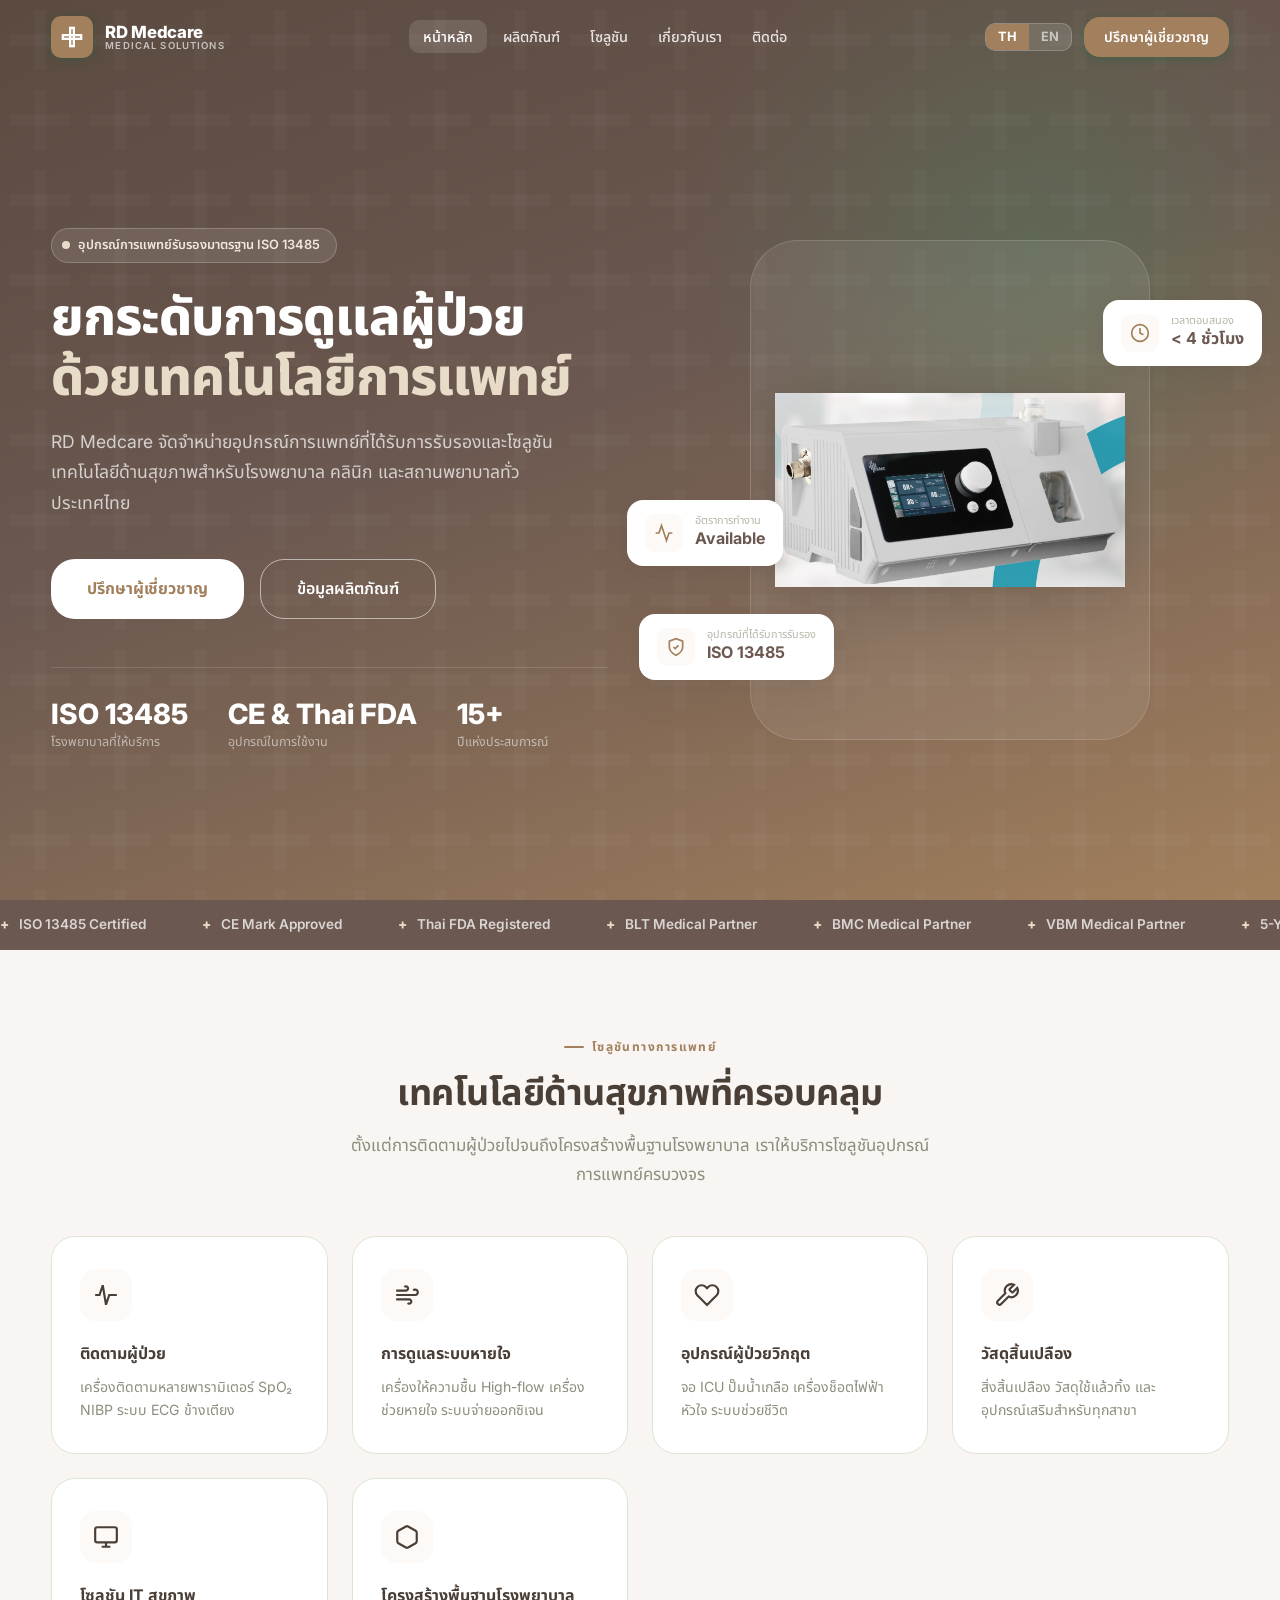
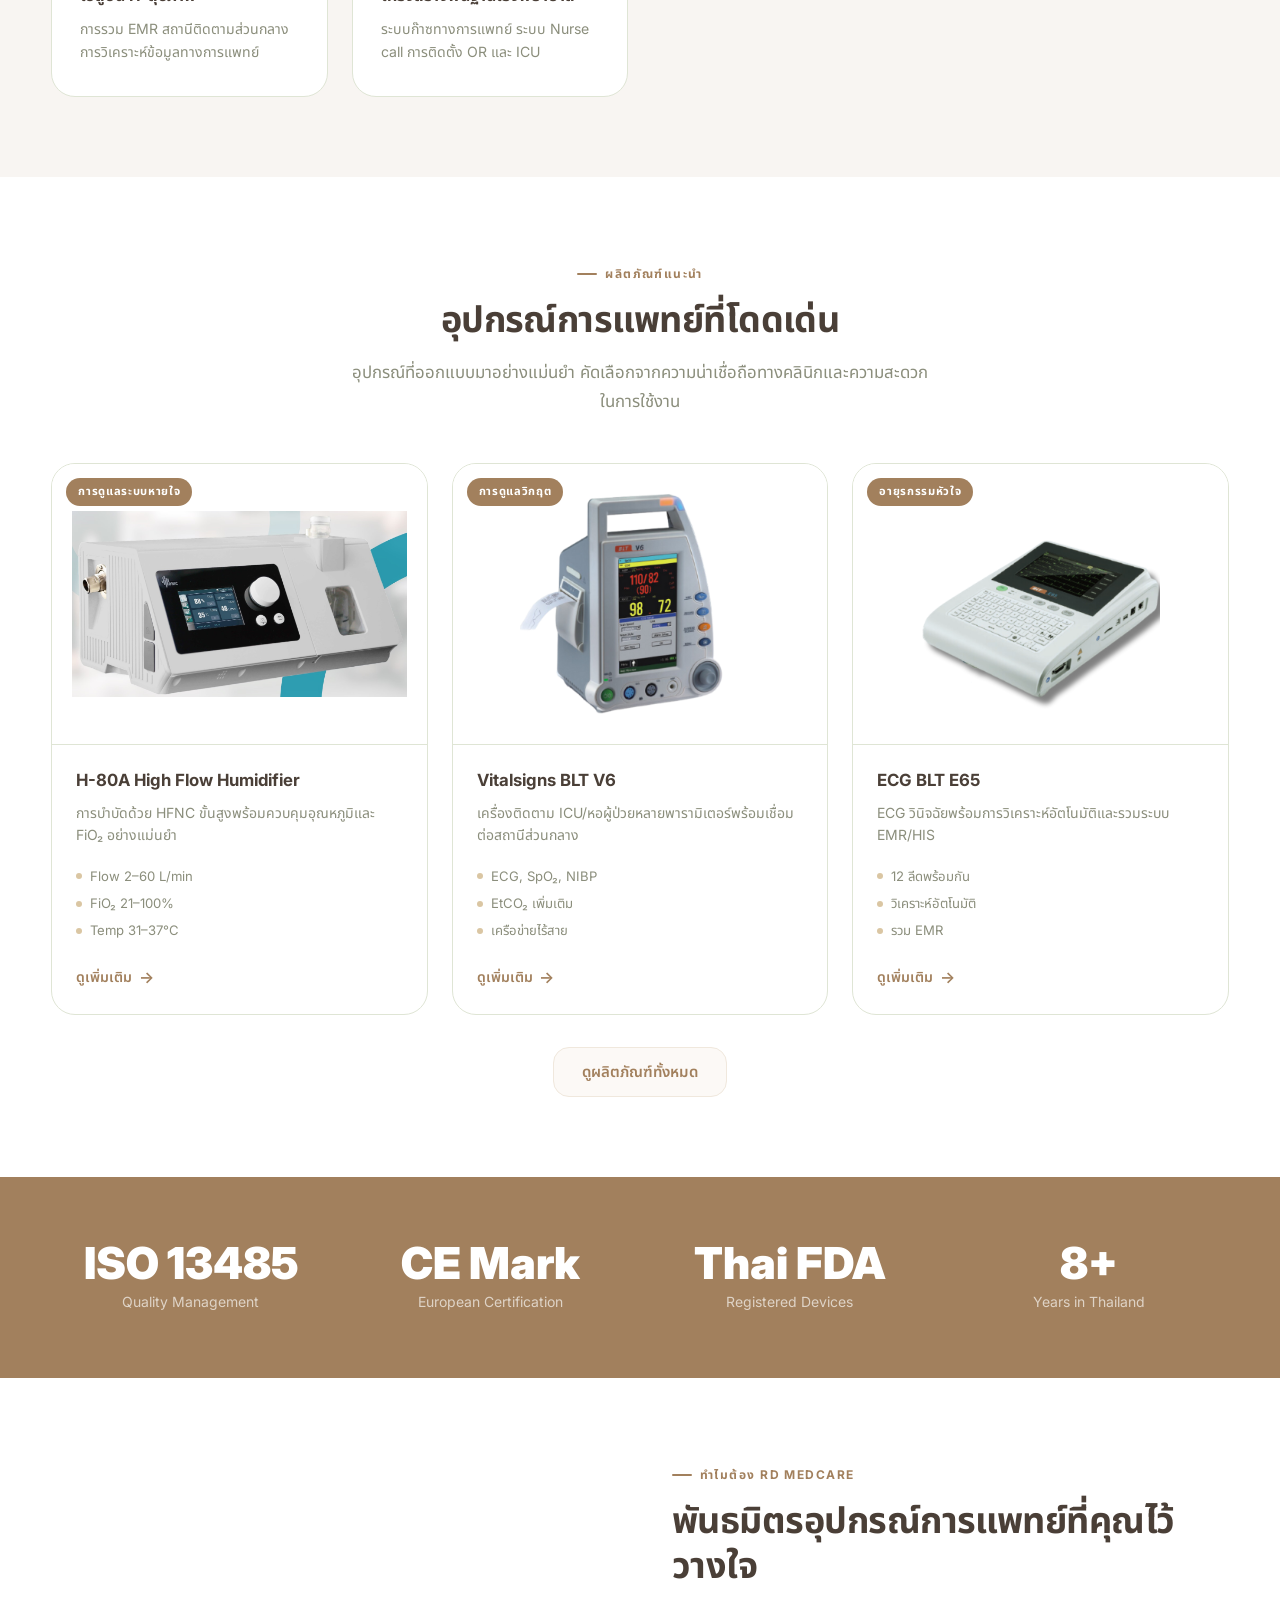
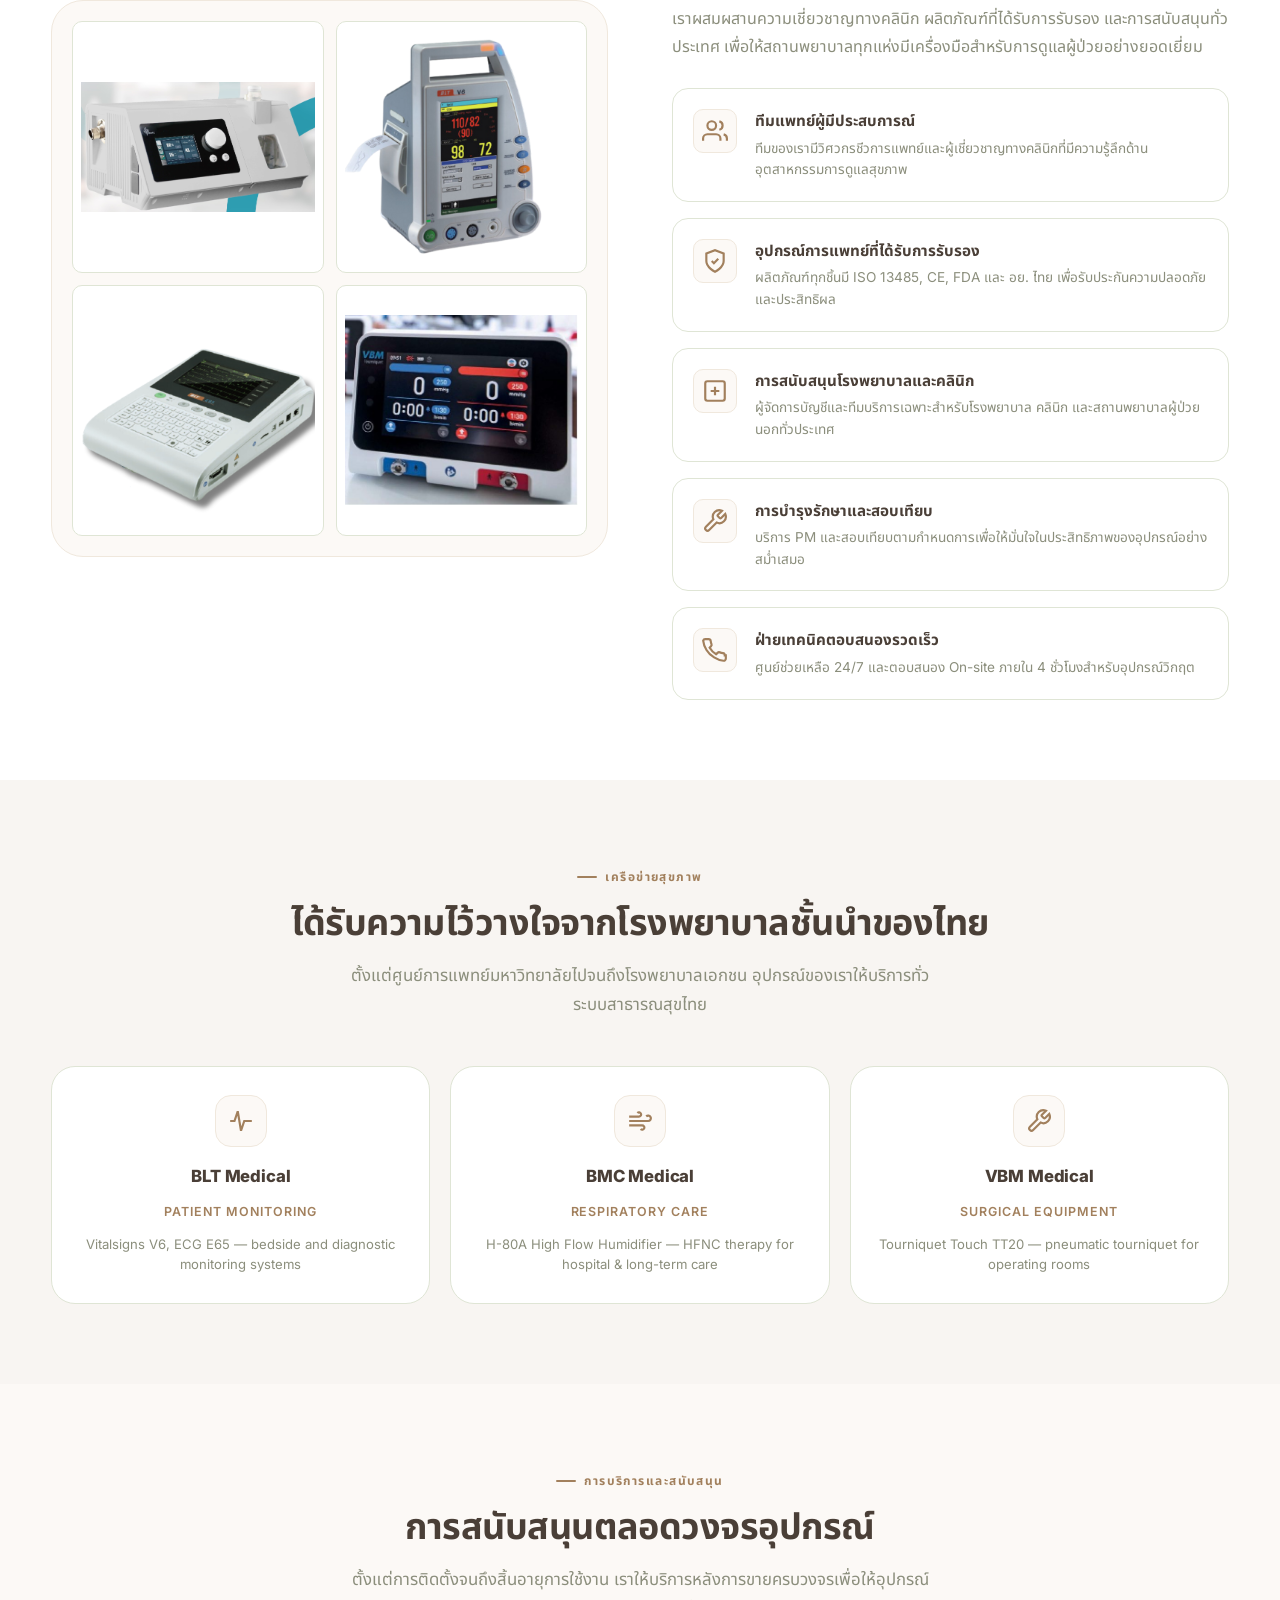
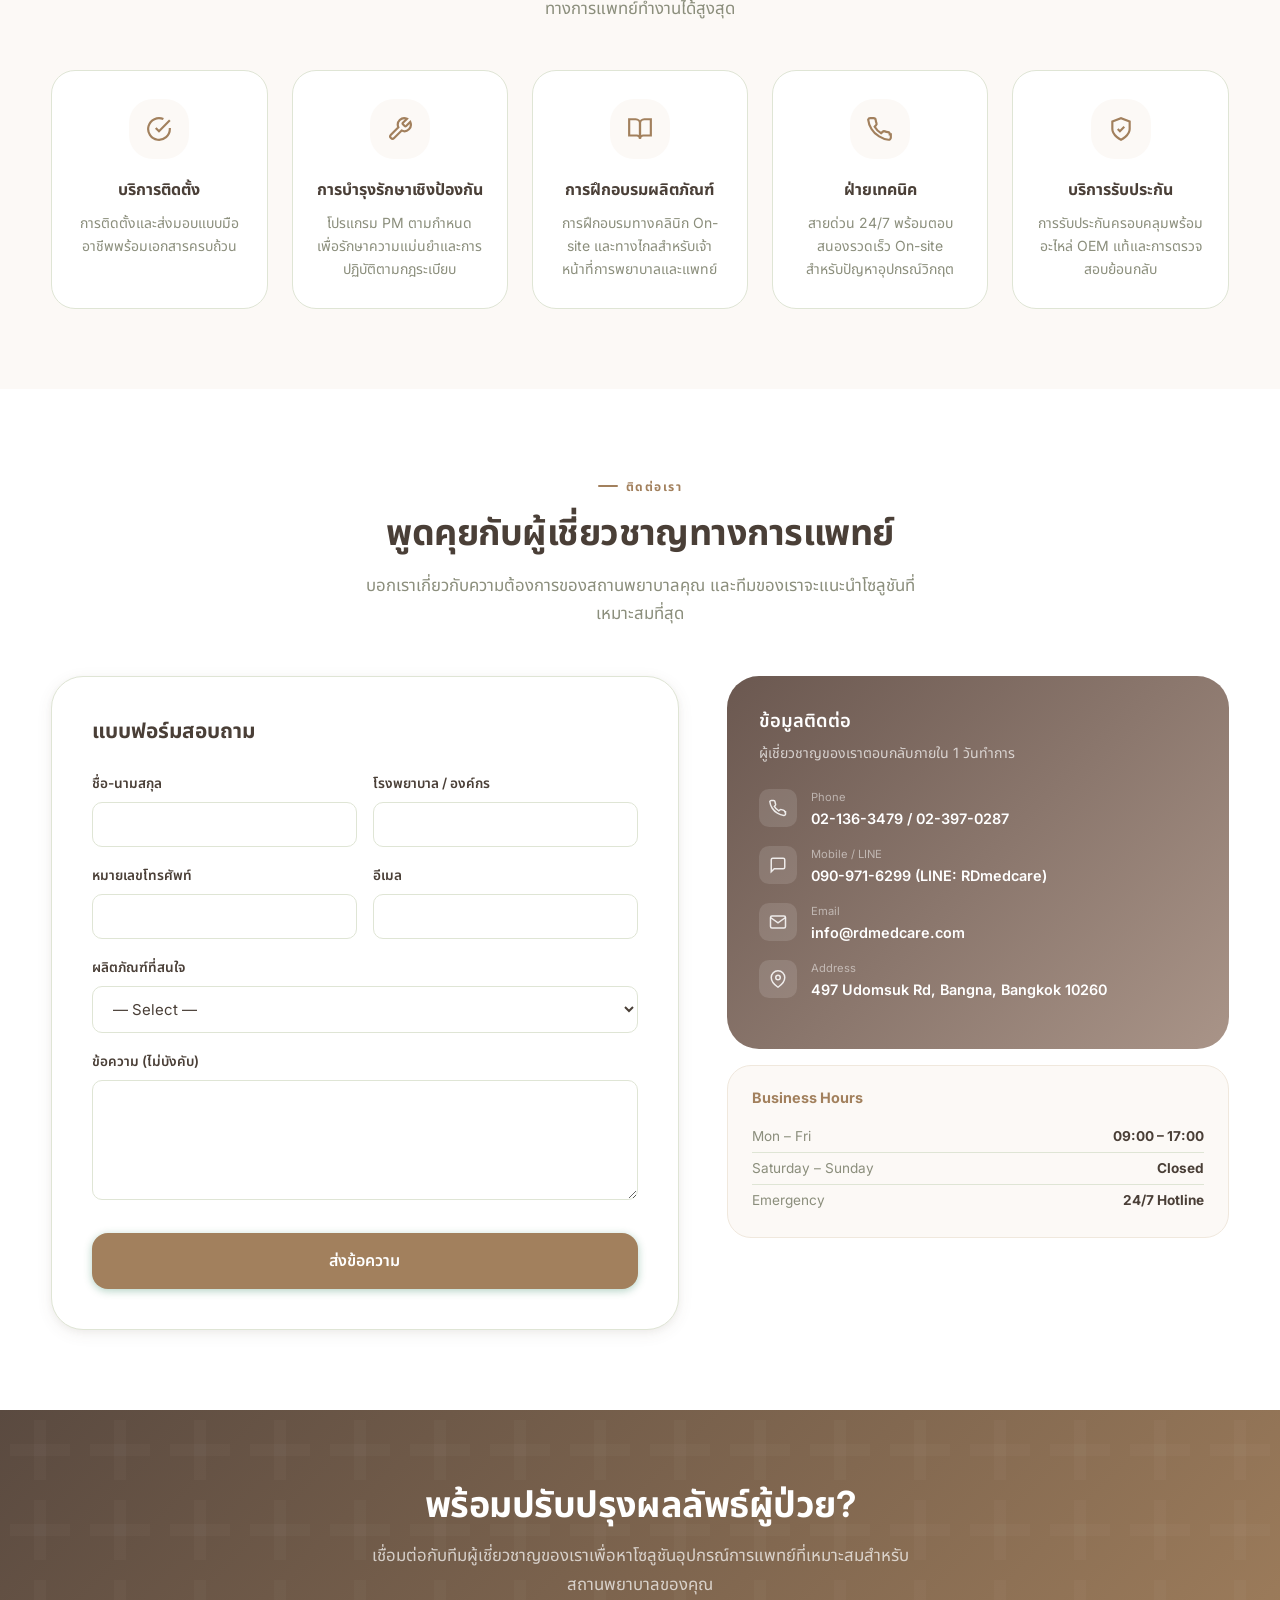
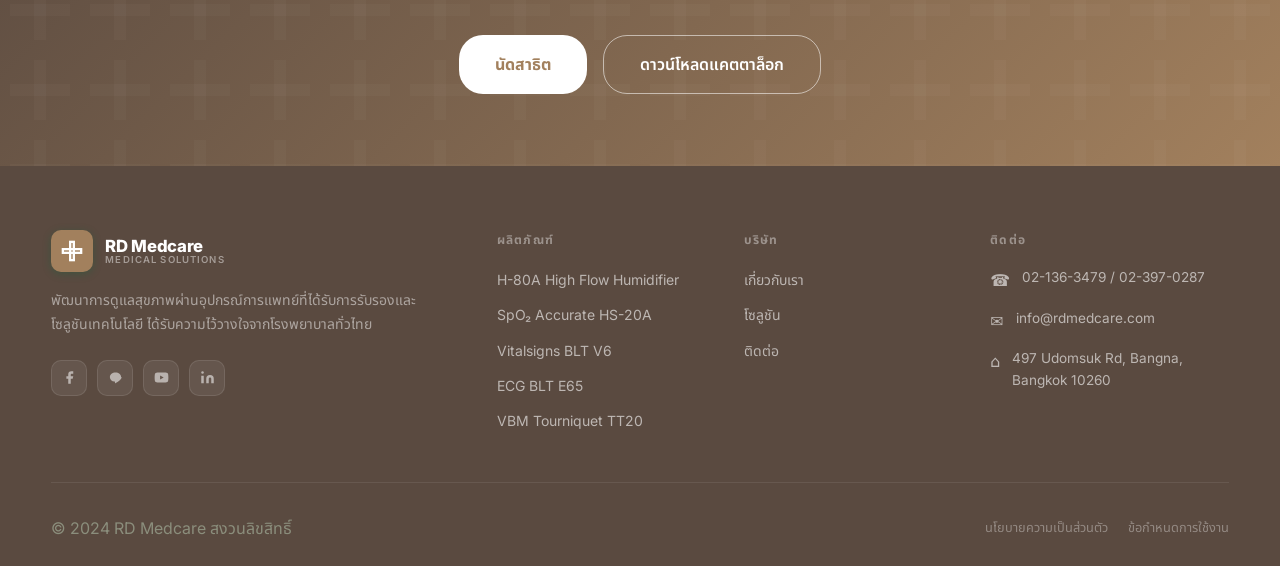
<file: index.html>
<!DOCTYPE html>
<html lang="th">
<head>
  <meta charset="UTF-8" />
  <meta name="viewport" content="width=device-width, initial-scale=1.0" />
  <title>RD Medcare – อุปกรณ์การแพทย์ไทย | Medical Equipment Thailand</title>
  <meta name="description" content="RD Medcare จำหน่ายอุปกรณ์การแพทย์ที่ได้รับการรับรอง H-80A High Flow Humidifier, ECG BLT E65, SpO2 HS-20A, Tourniquet TT20, Vitalsigns BLT V6 สำหรับโรงพยาบาลทั่วไทย" />
  <meta name="keywords" content="medical equipment Thailand, อุปกรณ์การแพทย์, high flow humidifier, patient monitor, ECG, tourniquet, RD Medcare, BLT Medical, BMC Medical, VBM" />
  <meta name="robots" content="index, follow" />
  <link rel="canonical" href="https://rdmedcare-new.netlify.app/" />
  <meta property="og:type"        content="website" />
  <meta property="og:url"         content="https://rdmedcare-new.netlify.app/" />
  <meta property="og:title"       content="RD Medcare – Medical Equipment Thailand" />
  <meta property="og:description" content="Certified medical equipment and healthcare technology for hospitals across Thailand." />
  <meta property="og:image"       content="https://rdmedcare-new.netlify.app/assets/images/products/hfh-h80a-full.jpg" />
  <meta property="og:locale"      content="th_TH" />
  <meta name="twitter:card"       content="summary_large_image" />
  <link rel="preconnect" href="https://fonts.googleapis.com" />
  <link rel="preconnect" href="https://fonts.gstatic.com" crossorigin />
  <link href="https://fonts.googleapis.com/css2?family=Inter:wght@400;500;600;700;800;900&family=Noto+Sans+Thai:wght@400;500;600;700;800&display=swap" rel="stylesheet" />
  <link rel="stylesheet" href="assets/css/styles.css" />
  <link rel="icon" type="image/svg+xml" href="data:image/svg+xml,%3Csvg xmlns='http://www.w3.org/2000/svg' viewBox='0 0 100 100'%3E%3Crect width='100' height='100' rx='20' fill='%23006b3c'/%3E%3Crect x='40' y='15' width='20' height='70' fill='%23ffffff'/%3E%3Crect x='15' y='40' width='70' height='20' fill='%23ffffff'/%3E%3C/svg%3E" />
  <script type="application/ld+json">{"@context":"https://schema.org","@type":"MedicalOrganization","name":"RD Medcare","url":"https://rdmedcare-new.netlify.app","description":"Authorized medical equipment distributor in Thailand","address":{"@type":"PostalAddress","addressCountry":"TH"}}</script>
</head>
<body>

<!-- ══ NAVBAR ════════════════════════════════════════════════ -->
<nav class="navbar" id="navbar">
  <div class="container">
    <div class="nav-inner">
      <a href="index.html" class="nav-logo">
        <div class="nav-logo-mark">
          <svg viewBox="0 0 24 24"><rect x="10" y="2" width="4" height="20"/><rect x="2" y="10" width="20" height="4"/></svg>
        </div>
        <div class="nav-logo-text">
          <span class="nav-logo-name">RD Medcare</span>
          <span class="nav-logo-sub">Medical Solutions</span>
        </div>
      </a>
      <ul class="nav-links">
        <li><a href="index.html"    data-i18n="nav_home"     >Home</a></li>
        <li><a href="products.html" data-i18n="nav_products"  >Products</a></li>
        <li><a href="solutions.html"data-i18n="nav_solutions" >Solutions</a></li>
        <li><a href="about.html"    data-i18n="nav_about"     >About</a></li>
        <li><a href="contact.html"  data-i18n="nav_contact"   >Contact</a></li>
      </ul>
      <div class="nav-controls">
        <div class="lang-switcher">
          <button class="lang-btn" data-lang="th">TH</button>
          <button class="lang-btn" data-lang="en">EN</button>
        </div>
        <a href="contact.html" class="btn btn-primary btn-sm nav-cta" data-i18n="nav_cta">Contact Specialist</a>
        <button class="hamburger" id="hamburger" aria-label="Open menu">
          <span></span><span></span><span></span>
        </button>
      </div>
    </div>
  </div>
</nav>

<div class="mobile-menu" id="mobileMenu">
  <a href="index.html"    data-i18n="nav_home">Home</a>
  <a href="products.html" data-i18n="nav_products">Products</a>
  <a href="solutions.html"data-i18n="nav_solutions">Solutions</a>
  <a href="about.html"    data-i18n="nav_about">About</a>
  <a href="contact.html"  data-i18n="nav_contact">Contact</a>
  <div class="lang-switcher mt-3">
    <button class="lang-btn" data-lang="th">TH</button>
    <button class="lang-btn" data-lang="en">EN</button>
  </div>
</div>

<!-- ══ HERO ══════════════════════════════════════════════════ -->
<section class="hero" id="home">
  <div class="container">
    <div class="hero-inner">
      <!-- Text -->
      <div>
        <div class="hero-pill">
          <span class="hero-pill-dot"></span>
          <span data-i18n="hero_pill">ISO 13485 Certified Medical Equipment</span>
        </div>
        <h1 class="hero-title">
          <span data-i18n="hero_title1">Advancing Patient Care</span><br>
          <span class="hero-title-accent" data-i18n="hero_title2">Through Medical Technology</span>
        </h1>
        <p class="hero-desc" data-i18n="hero_desc">
          RD Medcare provides certified medical equipment and healthcare technology solutions for hospitals, clinics, and healthcare organisations across Thailand.
        </p>
        <div class="hero-ctas">
          <a href="contact.html" class="btn btn-white  btn-lg" data-i18n="hero_cta1">Contact Specialist</a>
          <a href="products.html"class="btn btn-outline btn-lg" data-i18n="hero_cta2">Product Information</a>
        </div>
        <div class="hero-metrics">
          <div>
            <div class="hero-metric-value">ISO 13485</div>
            <div class="hero-metric-label" data-i18n="hero_m1_lbl">Certified</div>
          </div>
          <div>
            <div class="hero-metric-value">CE &amp; Thai FDA</div>
            <div class="hero-metric-label" data-i18n="hero_m2_lbl">Approved</div>
          </div>
          <div>
            <div class="hero-metric-value" data-i18n="hero_m3_num">15+</div>
            <div class="hero-metric-label" data-i18n="hero_m3_lbl">Years in Thailand</div>
          </div>
        </div>
      </div>

      <!-- Visual -->
      <div class="hero-visual">
        <div class="hero-img-frame">
          <img src="assets/images/products/hfh-h80a-full.jpg" alt="H-80A High Flow Humidifier – RD Medcare" />
        </div>
        <div class="hero-stat-card stat-card-a">
          <div class="stat-card-icon">
            <svg viewBox="0 0 24 24" fill="none" stroke="var(--primary)" stroke-width="2"><path d="M12 22s8-4 8-10V5l-8-3-8 3v7c0 6 8 10 8 10z"/><polyline points="9 12 11 14 15 10"/></svg>
          </div>
          <div class="stat-card-info">
            <div class="label" data-i18n="hero_c1_lbl">Certified Devices</div>
            <div class="value" data-i18n="hero_c1_val">ISO 13485</div>
          </div>
        </div>
        <div class="hero-stat-card stat-card-b">
          <div class="stat-card-icon">
            <svg viewBox="0 0 24 24" fill="none" stroke="var(--primary)" stroke-width="2"><circle cx="12" cy="12" r="10"/><polyline points="12 6 12 12 16 14"/></svg>
          </div>
          <div class="stat-card-info">
            <div class="label" data-i18n="hero_c2_lbl">Response Time</div>
            <div class="value" data-i18n="hero_c2_val">&lt; 4 Hours</div>
          </div>
        </div>
        <div class="hero-stat-card stat-card-c">
          <div class="stat-card-icon">
            <svg viewBox="0 0 24 24" fill="none" stroke="var(--primary)" stroke-width="2"><polyline points="22 12 18 12 15 21 9 3 6 12 2 12"/></svg>
          </div>
          <div class="stat-card-info">
            <div class="label" data-i18n="hero_c3_lbl">24/7 Support</div>
            <div class="value">Available</div>
          </div>
        </div>
      </div>
    </div>
  </div>
</section>

<!-- ══ CERTIFICATION STRIP ════════════════════════════════════ -->
<div class="ticker-wrap">
  <div class="ticker-track" id="tickerTrack">
    <span class="ticker-item">ISO 13485 Certified</span>
    <span class="ticker-item">CE Mark Approved</span>
    <span class="ticker-item">Thai FDA Registered</span>
    <span class="ticker-item">BLT Medical Partner</span>
    <span class="ticker-item">BMC Medical Partner</span>
    <span class="ticker-item">VBM Medical Partner</span>
    <span class="ticker-item">5-Year Warranty</span>
    <span class="ticker-item">24/7 Technical Support</span>
    <span class="ticker-item">Nationwide Service</span>
    <span class="ticker-item">Authorised Distributor Thailand</span>
  </div>
</div>

<!-- ══ MEDICAL SOLUTIONS ══════════════════════════════════════ -->
<section class="section solutions-section" id="solutions">
  <div class="container">
    <div class="text-center">
      <div class="section-eyebrow" data-i18n="sol_eyebrow">Medical Solutions</div>
      <h2 class="section-heading" data-i18n="sol_title">Comprehensive Healthcare Technology</h2>
      <p class="section-lead" data-i18n="sol_lead">From respiratory care to patient monitoring, we provide certified medical equipment solutions for every care setting.</p>
    </div>
    <div class="grid-3">
      <div class="solution-card fade-up">
        <div class="sol-icon">
          <svg viewBox="0 0 24 24" fill="none" stroke="currentColor" stroke-width="2"><polyline points="2 12 6 12 9 3 12 21 15 12 18 12 22 12"/></svg>
        </div>
        <div class="sol-title" data-i18n="sol1_title">Patient Monitoring</div>
        <div class="sol-desc"  data-i18n="sol1_desc">Multi-parameter monitors, SpO₂, NIBP, ECG bedside systems.</div>
      </div>
      <div class="solution-card fade-up">
        <div class="sol-icon">
          <svg viewBox="0 0 24 24" fill="none" stroke="currentColor" stroke-width="2"><path d="M9.59 4.59A2 2 0 1 1 11 8H2m10.59 11.41A2 2 0 1 0 14 16H2m15.73-8.27A2.5 2.5 0 1 1 19.5 12H2"/></svg>
        </div>
        <div class="sol-title" data-i18n="sol2_title">Respiratory Care</div>
        <div class="sol-desc"  data-i18n="sol2_desc">High-flow humidifiers, HFNC therapy, oxygen delivery systems.</div>
      </div>
      <div class="solution-card fade-up">
        <div class="sol-icon">
          <svg viewBox="0 0 24 24" fill="none" stroke="currentColor" stroke-width="2"><path d="M20.84 4.61a5.5 5.5 0 0 0-7.78 0L12 5.67l-1.06-1.06a5.5 5.5 0 0 0-7.78 7.78l1.06 1.06L12 21.23l7.78-7.78 1.06-1.06a5.5 5.5 0 0 0 0-7.78z"/></svg>
        </div>
        <div class="sol-title" data-i18n="sol3_title">Cardiac Diagnostics</div>
        <div class="sol-desc"  data-i18n="sol3_desc">ECG systems, Holter monitoring, cardiovascular diagnostics.</div>
      </div>
      <div class="solution-card fade-up">
        <div class="sol-icon">
          <svg viewBox="0 0 24 24" fill="none" stroke="currentColor" stroke-width="2"><path d="M14.7 6.3a1 1 0 0 0 0 1.4l1.6 1.6a1 1 0 0 0 1.4 0l3.77-3.77a6 6 0 0 1-7.94 7.94l-6.91 6.91a2.12 2.12 0 0 1-3-3l6.91-6.91a6 6 0 0 1 7.94-7.94l-3.76 3.76z"/></svg>
        </div>
        <div class="sol-title" data-i18n="sol4_title">Surgical Equipment</div>
        <div class="sol-desc"  data-i18n="sol4_desc">Pneumatic tourniquets, OR monitoring, perioperative solutions.</div>
      </div>
      <div class="solution-card fade-up">
        <div class="sol-icon">
          <svg viewBox="0 0 24 24" fill="none" stroke="currentColor" stroke-width="2"><rect x="2" y="3" width="20" height="14" rx="2"/><path d="M8 21h8M12 17v4"/></svg>
        </div>
        <div class="sol-title" data-i18n="sol5_title">Healthcare IT</div>
        <div class="sol-desc"  data-i18n="sol5_desc">EMR integration, central monitoring stations, data analytics.</div>
      </div>
      <div class="solution-card fade-up">
        <div class="sol-icon">
          <svg viewBox="0 0 24 24" fill="none" stroke="currentColor" stroke-width="2"><path d="M21 16V8a2 2 0 0 0-1-1.73l-7-4a2 2 0 0 0-2 0l-7 4A2 2 0 0 0 3 8v8a2 2 0 0 0 1 1.73l7 4a2 2 0 0 0 2 0l7-4A2 2 0 0 0 21 16z"/></svg>
        </div>
        <div class="sol-title" data-i18n="sol6_title">Medical Consumables</div>
        <div class="sol-desc"  data-i18n="sol6_desc">Disposables, accessories, and consumables for all specialties.</div>
      </div>
    </div>
  </div>
</section>

<!-- ══ FEATURED PRODUCTS ══════════════════════════════════════ -->
<section class="section products-section" id="products">
  <div class="container">
    <div class="text-center">
      <div class="section-eyebrow" data-i18n="prod_eyebrow">Featured Products</div>
      <h2 class="section-heading" data-i18n="prod_title">Our Medical Equipment</h2>
      <p class="section-lead" data-i18n="prod_lead">Precision-engineered devices from leading manufacturers, selected for clinical reliability.</p>
    </div>
    <div class="grid-3">
      <!-- Product 1: H-80A High Flow Humidifier -->
      <div class="product-card fade-up">
        <div class="product-card-image">
          <img src="assets/images/products/hfh-h80a-full.jpg" alt="H-80A High Flow Humidifier" />
          <span class="product-cat-badge" data-i18n="prod1_cat">Respiratory Care</span>
        </div>
        <div class="product-card-body">
          <h3 class="product-name">H-80A High Flow Humidifier</h3>
          <p class="product-desc" data-i18n="prod1_desc">Advanced HFNC therapy with precise temperature, humidity, and FiO₂ control for optimal respiratory support.</p>
          <div class="product-features">
            <div class="product-feature" data-i18n="prod1_f1">Flow 2–80 L/min</div>
            <div class="product-feature" data-i18n="prod1_f2">FiO₂ 21–100%</div>
            <div class="product-feature" data-i18n="prod1_f3">Temp 29–37°C</div>
          </div>
          <a href="products.html#hfh" class="product-learn">
            <span data-i18n="prod_learn">Learn More</span>
            <span class="product-learn-arrow">→</span>
          </a>
        </div>
      </div>
      <!-- Product 2: Vitalsigns BLT V6 -->
      <div class="product-card fade-up">
        <div class="product-card-image">
          <img src="assets/images/products/vitalsigns-blt-v6-full.png" alt="Vitalsigns BLT V6 Patient Monitor" />
          <span class="product-cat-badge" data-i18n="prod3_cat">Patient Monitoring</span>
        </div>
        <div class="product-card-body">
          <h3 class="product-name">Vitalsigns BLT V6</h3>
          <p class="product-desc" data-i18n="prod3_desc">Advanced touch-screen vital signs monitor for triage, spot-check, and continuous monitoring in all care settings.</p>
          <div class="product-features">
            <div class="product-feature" data-i18n="prod3_f1">SpO₂, NIBP, Temp, EtCO₂</div>
            <div class="product-feature" data-i18n="prod3_f2">Touch-screen interface</div>
            <div class="product-feature" data-i18n="prod3_f3">All care environments</div>
          </div>
          <a href="products.html#pm" class="product-learn">
            <span data-i18n="prod_learn">Learn More</span>
            <span class="product-learn-arrow">→</span>
          </a>
        </div>
      </div>
      <!-- Product 3: ECG BLT E65 -->
      <div class="product-card fade-up">
        <div class="product-card-image">
          <img src="assets/images/products/ecg-blt-e65-full.png" alt="ECG BLT E65 System" />
          <span class="product-cat-badge" data-i18n="prod4_cat">Cardiology</span>
        </div>
        <div class="product-card-body">
          <h3 class="product-name">ECG BLT E65</h3>
          <p class="product-desc" data-i18n="prod4_desc">8-inch colour LCD 12-lead ECG with simultaneous acquisition, auto-analysis, and EMR/HIS integration.</p>
          <div class="product-features">
            <div class="product-feature" data-i18n="prod4_f1">12-Lead simultaneous</div>
            <div class="product-feature" data-i18n="prod4_f2">Auto interpretation</div>
            <div class="product-feature" data-i18n="prod4_f3">EMR / DICOM ready</div>
          </div>
          <a href="products.html#ecg" class="product-learn">
            <span data-i18n="prod_learn">Learn More</span>
            <span class="product-learn-arrow">→</span>
          </a>
        </div>
      </div>
    </div>
    <div class="text-center mt-4">
      <a href="products.html" class="btn btn-ghost" data-i18n="prod_view_all">View All Products</a>
    </div>
  </div>
</section>

<!-- ══ CERTIFICATIONS BAR ══════════════════════════════════════ -->
<section class="stats-section section-sm">
  <div class="container">
    <div class="grid-4">
      <div class="stat-item fade-up">
        <div class="stat-number">ISO 13485</div>
        <div class="stat-label">Quality Management</div>
      </div>
      <div class="stat-item fade-up">
        <div class="stat-number">CE Mark</div>
        <div class="stat-label">European Certification</div>
      </div>
      <div class="stat-item fade-up">
        <div class="stat-number">Thai FDA</div>
        <div class="stat-label">Registered Devices</div>
      </div>
      <div class="stat-item fade-up">
        <div class="stat-number" data-count="15" data-suffix="+">0+</div>
        <div class="stat-label">Years in Thailand</div>
      </div>
    </div>
  </div>
</section>

<!-- ══ WHY CHOOSE ═════════════════════════════════════════════ -->
<section class="section why-section" id="why">
  <div class="container">
    <div class="why-grid">
      <!-- Product visual grid -->
      <div class="why-visual fade-up">
        <div class="why-product-grid">
          <img src="assets/images/products/hfh-h80a-full.jpg"         alt="H-80A High Flow Humidifier" />
          <img src="assets/images/products/vitalsigns-blt-v6-full.png" alt="Vitalsigns BLT V6" />
          <img src="assets/images/products/ecg-blt-e65-full.png"       alt="ECG BLT E65" />
          <img src="assets/images/products/tourniquet-tt20-wide.jpg"   alt="VBM Tourniquet TT20" />
        </div>
      </div>
      <!-- Content -->
      <div>
        <div class="section-eyebrow" data-i18n="why_eyebrow">Why RD Medcare</div>
        <h2 class="section-heading" data-i18n="why_title">Your Trusted Medical Equipment Partner</h2>
        <p style="color:var(--text-secondary);margin-bottom:1.75rem;font-size:1rem;line-height:1.75;" data-i18n="why_lead">
          We combine clinical expertise, certified products, and nationwide support.
        </p>
        <div class="why-items">
          <div class="why-item fade-up">
            <div class="why-item-icon">
              <svg viewBox="0 0 24 24" fill="none" stroke="var(--primary)" stroke-width="2"><path d="M17 21v-2a4 4 0 0 0-4-4H5a4 4 0 0 0-4 4v2"/><circle cx="9" cy="7" r="4"/><path d="M23 21v-2a4 4 0 0 0-3-3.87M16 3.13a4 4 0 0 1 0 7.75"/></svg>
            </div>
            <div>
              <div class="why-item-title" data-i18n="why1_title">Experienced Medical Team</div>
              <div class="why-item-desc"  data-i18n="why1_desc">Our team includes biomedical engineers and clinical specialists.</div>
            </div>
          </div>
          <div class="why-item fade-up">
            <div class="why-item-icon">
              <svg viewBox="0 0 24 24" fill="none" stroke="var(--primary)" stroke-width="2"><path d="M12 22s8-4 8-10V5l-8-3-8 3v7c0 6 8 10 8 10z"/><polyline points="9 12 11 14 15 10"/></svg>
            </div>
            <div>
              <div class="why-item-title" data-i18n="why2_title">Certified Medical Equipment</div>
              <div class="why-item-desc"  data-i18n="why2_desc">All products carry ISO 13485, CE, and Thai FDA certifications.</div>
            </div>
          </div>
          <div class="why-item fade-up">
            <div class="why-item-icon">
              <svg viewBox="0 0 24 24" fill="none" stroke="var(--primary)" stroke-width="2"><rect x="3" y="3" width="18" height="18" rx="2"/><path d="M12 8v8M8 12h8"/></svg>
            </div>
            <div>
              <div class="why-item-title" data-i18n="why3_title">Hospital &amp; Clinic Support</div>
              <div class="why-item-desc"  data-i18n="why3_desc">Dedicated account managers and service teams nationwide.</div>
            </div>
          </div>
          <div class="why-item fade-up">
            <div class="why-item-icon">
              <svg viewBox="0 0 24 24" fill="none" stroke="var(--primary)" stroke-width="2"><path d="M14.7 6.3a1 1 0 0 0 0 1.4l1.6 1.6a1 1 0 0 0 1.4 0l3.77-3.77a6 6 0 0 1-7.94 7.94l-6.91 6.91a2.12 2.12 0 0 1-3-3l6.91-6.91a6 6 0 0 1 7.94-7.94l-3.76 3.76z"/></svg>
            </div>
            <div>
              <div class="why-item-title" data-i18n="why4_title">Maintenance &amp; Calibration</div>
              <div class="why-item-desc"  data-i18n="why4_desc">Scheduled PM programmes ensuring consistent device performance.</div>
            </div>
          </div>
          <div class="why-item fade-up">
            <div class="why-item-icon">
              <svg viewBox="0 0 24 24" fill="none" stroke="var(--primary)" stroke-width="2"><path d="M22 16.92v3a2 2 0 0 1-2.18 2 19.79 19.79 0 0 1-8.63-3.07A19.5 19.5 0 0 1 4.15 12a19.79 19.79 0 0 1-3.07-8.67A2 2 0 0 1 3.05 2h3a2 2 0 0 1 2 1.72c.127.96.361 1.903.7 2.81a2 2 0 0 1-.45 2.11L7.09 9.91a16 16 0 0 0 6 6l1.27-1.27a2 2 0 0 1 2.11-.45c.907.339 1.85.573 2.81.7A2 2 0 0 1 21 16.92z"/></svg>
            </div>
            <div>
              <div class="why-item-title" data-i18n="why5_title">Fast Technical Support</div>
              <div class="why-item-desc"  data-i18n="why5_desc">24/7 helpdesk and on-site response within 4 hours.</div>
            </div>
          </div>
        </div>
      </div>
    </div>
  </div>
</section>

<!-- ══ TECHNOLOGY PARTNERS ════════════════════════════════════ -->
<section class="section partners-section" id="partners">
  <div class="container">
    <div class="text-center">
      <div class="section-eyebrow" data-i18n="partners_eyebrow">Technology Partners</div>
      <h2 class="section-heading" data-i18n="partners_title">Authorised Distributor in Thailand</h2>
      <p class="section-lead" data-i18n="partners_lead">We are the authorised distributor for these leading medical equipment manufacturers across Thailand.</p>
    </div>
    <div class="partner-logo-grid">
      <div class="partner-logo-item fade-up">
        <div class="partner-brand-mark">
          <svg viewBox="0 0 24 24" fill="none" stroke="var(--primary)" stroke-width="2"><polyline points="2 12 6 12 9 3 12 21 15 12 18 12 22 12"/></svg>
        </div>
        <div class="partner-brand-name">BLT Medical</div>
        <div class="partner-brand-cat">Patient Monitoring</div>
        <div class="partner-brand-desc">Vitalsigns V6, ECG E65 — bedside and diagnostic monitoring systems</div>
      </div>
      <div class="partner-logo-item fade-up">
        <div class="partner-brand-mark">
          <svg viewBox="0 0 24 24" fill="none" stroke="var(--primary)" stroke-width="2"><path d="M9.59 4.59A2 2 0 1 1 11 8H2m10.59 11.41A2 2 0 1 0 14 16H2m15.73-8.27A2.5 2.5 0 1 1 19.5 12H2"/></svg>
        </div>
        <div class="partner-brand-name">BMC Medical</div>
        <div class="partner-brand-cat">Respiratory Care</div>
        <div class="partner-brand-desc">H-80A High Flow Humidifier — HFNC therapy for hospital &amp; long-term care</div>
      </div>
      <div class="partner-logo-item fade-up">
        <div class="partner-brand-mark">
          <svg viewBox="0 0 24 24" fill="none" stroke="var(--primary)" stroke-width="2"><path d="M14.7 6.3a1 1 0 0 0 0 1.4l1.6 1.6a1 1 0 0 0 1.4 0l3.77-3.77a6 6 0 0 1-7.94 7.94l-6.91 6.91a2.12 2.12 0 0 1-3-3l6.91-6.91a6 6 0 0 1 7.94-7.94l-3.76 3.76z"/></svg>
        </div>
        <div class="partner-brand-name">VBM Medical</div>
        <div class="partner-brand-cat">Surgical Equipment</div>
        <div class="partner-brand-desc">Tourniquet Touch TT20 — pneumatic tourniquet for operating rooms</div>
      </div>
    </div>
  </div>
</section>

<!-- ══ SERVICE & SUPPORT ══════════════════════════════════════ -->
<section class="section service-section" id="service">
  <div class="container">
    <div class="text-center">
      <div class="section-eyebrow" data-i18n="svc_eyebrow">Service &amp; Support</div>
      <h2 class="section-heading" data-i18n="svc_title">Complete Lifecycle Support</h2>
      <p class="section-lead" data-i18n="svc_lead">From installation to end-of-life, comprehensive after-sales services ensuring maximum uptime.</p>
    </div>
    <div class="grid-3" style="grid-template-columns:repeat(auto-fit,minmax(200px,1fr));">
      <div class="service-card fade-up">
        <div class="service-icon">
          <svg viewBox="0 0 24 24" fill="none" stroke="var(--primary)" stroke-width="2"><path d="M22 11.08V12a10 10 0 1 1-5.93-9.14"/><polyline points="22 4 12 14.01 9 11.01"/></svg>
        </div>
        <div class="service-title" data-i18n="svc1_title">Installation Services</div>
        <div class="service-desc"  data-i18n="svc1_desc">Professional installation, commissioning, and handover with full documentation.</div>
      </div>
      <div class="service-card fade-up">
        <div class="service-icon">
          <svg viewBox="0 0 24 24" fill="none" stroke="var(--primary)" stroke-width="2"><path d="M14.7 6.3a1 1 0 0 0 0 1.4l1.6 1.6a1 1 0 0 0 1.4 0l3.77-3.77a6 6 0 0 1-7.94 7.94l-6.91 6.91a2.12 2.12 0 0 1-3-3l6.91-6.91a6 6 0 0 1 7.94-7.94l-3.76 3.76z"/></svg>
        </div>
        <div class="service-title" data-i18n="svc2_title">Preventive Maintenance</div>
        <div class="service-desc"  data-i18n="svc2_desc">Scheduled PM programmes to maintain device accuracy and compliance.</div>
      </div>
      <div class="service-card fade-up">
        <div class="service-icon">
          <svg viewBox="0 0 24 24" fill="none" stroke="var(--primary)" stroke-width="2"><path d="M2 3h6a4 4 0 0 1 4 4v14a3 3 0 0 0-3-3H2z"/><path d="M22 3h-6a4 4 0 0 0-4 4v14a3 3 0 0 1 3-3h7z"/></svg>
        </div>
        <div class="service-title" data-i18n="svc3_title">Product Training</div>
        <div class="service-desc"  data-i18n="svc3_desc">On-site and remote clinical training for nursing and medical staff.</div>
      </div>
      <div class="service-card fade-up">
        <div class="service-icon">
          <svg viewBox="0 0 24 24" fill="none" stroke="var(--primary)" stroke-width="2"><path d="M22 16.92v3a2 2 0 0 1-2.18 2 19.79 19.79 0 0 1-8.63-3.07A19.5 19.5 0 0 1 4.15 12a19.79 19.79 0 0 1-3.07-8.67A2 2 0 0 1 3.05 2h3a2 2 0 0 1 2 1.72c.127.96.361 1.903.7 2.81a2 2 0 0 1-.45 2.11L7.09 9.91a16 16 0 0 0 6 6l1.27-1.27a2 2 0 0 1 2.11-.45c.907.339 1.85.573 2.81.7A2 2 0 0 1 21 16.92z"/></svg>
        </div>
        <div class="service-title" data-i18n="svc4_title">Technical Support</div>
        <div class="service-desc"  data-i18n="svc4_desc">24/7 helpline with rapid on-site response for critical issues.</div>
      </div>
      <div class="service-card fade-up">
        <div class="service-icon">
          <svg viewBox="0 0 24 24" fill="none" stroke="var(--primary)" stroke-width="2"><path d="M12 22s8-4 8-10V5l-8-3-8 3v7c0 6 8 10 8 10z"/><polyline points="9 12 11 14 15 10"/></svg>
        </div>
        <div class="service-title" data-i18n="svc5_title">Warranty Services</div>
        <div class="service-desc"  data-i18n="svc5_desc">Comprehensive warranty with genuine OEM parts and full traceability.</div>
      </div>
    </div>
  </div>
</section>

<!-- ══ CONTACT CONSULTANT ══════════════════════════════════════ -->
<section class="section contact-section" id="contact">
  <div class="container">
    <div class="text-center" style="margin-bottom:3rem;">
      <div class="section-eyebrow" data-i18n="contact_eyebrow">Get in Touch</div>
      <h2 class="section-heading" data-i18n="contact_title">Speak with a Medical Specialist</h2>
      <p class="section-lead mb-0" data-i18n="contact_lead">Tell us about your facility's needs and we'll recommend the right solution.</p>
    </div>
    <div class="contact-grid">
      <!-- Form -->
      <div class="contact-form-card fade-up">
        <h3 class="form-title" data-i18n="form_title">Enquiry Form</h3>
        <form id="contactForm" name="contact" netlify novalidate>
          <div class="form-row">
            <div class="form-group">
              <label class="form-label" data-i18n="form_name">Full Name</label>
              <input class="form-control" type="text" name="name" required autocomplete="name" />
            </div>
            <div class="form-group">
              <label class="form-label" data-i18n="form_org">Hospital / Organisation</label>
              <input class="form-control" type="text" name="organization" autocomplete="organization" />
            </div>
          </div>
          <div class="form-row">
            <div class="form-group">
              <label class="form-label" data-i18n="form_phone">Phone Number</label>
              <input class="form-control" type="tel" name="phone" autocomplete="tel" />
            </div>
            <div class="form-group">
              <label class="form-label" data-i18n="form_email">Email Address</label>
              <input class="form-control" type="email" name="email" required autocomplete="email" />
            </div>
          </div>
          <div class="form-group">
            <label class="form-label" data-i18n="form_interest">Product Interest</label>
            <select class="form-control" name="product">
              <option value="">— Select —</option>
              <option value="hfh">H-80A High Flow Humidifier</option>
              <option value="spo2">SpO₂ Accurate HS-20A</option>
              <option value="pm">Vitalsigns BLT V6</option>
              <option value="ecg">ECG BLT E65</option>
              <option value="tourniquet">VBM Tourniquet Touch TT20</option>
              <option value="other">Other / General Inquiry</option>
            </select>
          </div>
          <div class="form-group">
            <label class="form-label" data-i18n="form_msg">Message (optional)</label>
            <textarea class="form-control" name="message" rows="4"></textarea>
          </div>
          <button type="submit" class="btn btn-primary btn-lg form-submit" data-i18n="form_submit">
            Send Enquiry
          </button>
        </form>
      </div>

      <!-- Info panel -->
      <div class="contact-info-panel fade-up">
        <div class="contact-info-head">
          <h3 data-i18n="info_title">Contact Us</h3>
          <p data-i18n="info_desc">Our medical specialists respond within one business day.</p>
          <div class="contact-detail">
            <div class="contact-detail-icon">
              <svg viewBox="0 0 24 24" fill="none" stroke="rgba(255,255,255,0.85)" stroke-width="2"><path d="M22 16.92v3a2 2 0 0 1-2.18 2 19.79 19.79 0 0 1-8.63-3.07A19.5 19.5 0 0 1 4.15 12a19.79 19.79 0 0 1-3.07-8.67A2 2 0 0 1 3.05 2h3a2 2 0 0 1 2 1.72c.127.96.361 1.903.7 2.81a2 2 0 0 1-.45 2.11L7.09 9.91a16 16 0 0 0 6 6l1.27-1.27a2 2 0 0 1 2.11-.45c.907.339 1.85.573 2.81.7A2 2 0 0 1 21 16.92z"/></svg>
            </div>
            <div>
              <div class="contact-detail-lbl">Phone</div>
              <div class="contact-detail-val">02-136-3479 / 02-397-0287</div>
            </div>
          </div>
          <div class="contact-detail">
            <div class="contact-detail-icon">
              <svg viewBox="0 0 24 24" fill="none" stroke="rgba(255,255,255,0.85)" stroke-width="2"><path d="M21 15a2 2 0 0 1-2 2H7l-4 4V5a2 2 0 0 1 2-2h14a2 2 0 0 1 2 2z"/></svg>
            </div>
            <div>
              <div class="contact-detail-lbl">Mobile / LINE</div>
              <div class="contact-detail-val">090-971-6299 (LINE: RDmedcare)</div>
            </div>
          </div>
          <div class="contact-detail">
            <div class="contact-detail-icon">
              <svg viewBox="0 0 24 24" fill="none" stroke="rgba(255,255,255,0.85)" stroke-width="2"><path d="M4 4h16c1.1 0 2 .9 2 2v12c0 1.1-.9 2-2 2H4c-1.1 0-2-.9-2-2V6c0-1.1.9-2 2-2z"/><polyline points="22,6 12,13 2,6"/></svg>
            </div>
            <div>
              <div class="contact-detail-lbl">Email</div>
              <div class="contact-detail-val">info@rdmedcare.com</div>
            </div>
          </div>
          <div class="contact-detail">
            <div class="contact-detail-icon">
              <svg viewBox="0 0 24 24" fill="none" stroke="rgba(255,255,255,0.85)" stroke-width="2"><path d="M21 10c0 7-9 13-9 13s-9-6-9-13a9 9 0 0 1 18 0z"/><circle cx="12" cy="10" r="3"/></svg>
            </div>
            <div>
              <div class="contact-detail-lbl">Address</div>
              <div class="contact-detail-val">497 Udomsuk Rd, Bangna, Bangkok 10260</div>
            </div>
          </div>
        </div>
        <div class="hours-card">
          <div class="hours-title">Business Hours</div>
          <div class="hours-row"><span>Mon – Fri</span><strong>09:00 – 17:00</strong></div>
          <div class="hours-row"><span>Saturday – Sunday</span><strong>Closed</strong></div>
          <div class="hours-row"><span>Emergency</span><strong>24/7 Hotline</strong></div>
        </div>
      </div>
    </div>
  </div>
</section>

<!-- ══ CTA BANNER ═════════════════════════════════════════════ -->
<section class="cta-banner">
  <div class="container">
    <div class="cta-inner">
      <h2 class="cta-title" data-i18n="cta_title">Ready to Improve Patient Outcomes?</h2>
      <p class="cta-desc"  data-i18n="cta_desc">Connect with our specialist team to find the right medical equipment solutions.</p>
      <div class="cta-actions">
        <a href="contact.html" class="btn btn-white btn-lg"   data-i18n="cta_btn1">Book a Demo</a>
        <a href="products.html"class="btn btn-outline btn-lg" data-i18n="cta_btn2">View All Products</a>
      </div>
    </div>
  </div>
</section>

<!-- ══ FOOTER ═════════════════════════════════════════════════ -->
<footer class="footer">
  <div class="container">
    <div class="footer-grid">
      <div class="footer-brand">
        <div class="nav-logo">
          <div class="nav-logo-mark">
            <svg viewBox="0 0 24 24"><rect x="10" y="2" width="4" height="20"/><rect x="2" y="10" width="20" height="4"/></svg>
          </div>
          <div class="nav-logo-text">
            <span class="nav-logo-name">RD Medcare</span>
            <span class="nav-logo-sub">Medical Solutions</span>
          </div>
        </div>
        <p class="footer-tagline" data-i18n="footer_tagline">
          Authorised distributor of certified medical equipment for hospitals and clinics across Thailand.
        </p>
        <div class="footer-socials">
          <a href="https://www.facebook.com/RDMedcare" class="social-link" aria-label="Facebook" target="_blank" rel="noopener">
            <svg viewBox="0 0 24 24" fill="currentColor"><path d="M18 2h-3a5 5 0 0 0-5 5v3H7v4h3v8h4v-8h3l1-4h-4V7a1 1 0 0 1 1-1h3z"/></svg>
          </a>
          <a href="#" class="social-link" aria-label="LINE">
            <svg viewBox="0 0 24 24" fill="currentColor"><path d="M21 11.5C21 7.36 16.97 4 12 4S3 7.36 3 11.5c0 3.54 3.14 6.51 7.38 7.07.29.06.68.19.78.44.09.22.06.57.03.79l-.13.78c-.04.22-.18.88.77.48S17.4 18.11 19.3 16h.01c1.3-1.42 2.7-3.47 2.7-4.5z"/></svg>
          </a>
          <a href="https://www.youtube.com/channel/UCJwEmMHjLfQvIDCD9JPSnoQ" class="social-link" aria-label="YouTube" target="_blank" rel="noopener">
            <svg viewBox="0 0 24 24" fill="currentColor"><path d="M22.54 6.42a2.78 2.78 0 0 0-1.95-1.96C18.88 4 12 4 12 4s-6.88 0-8.59.46a2.78 2.78 0 0 0-1.95 1.96A29 29 0 0 0 1 12a29 29 0 0 0 .46 5.58A2.78 2.78 0 0 0 3.41 19.6C5.12 20 12 20 12 20s6.88 0 8.59-.46a2.78 2.78 0 0 0 1.95-1.95A29 29 0 0 0 23 12a29 29 0 0 0-.46-5.58zM9.75 15.02V8.98L15.5 12l-5.75 3.02z"/></svg>
          </a>
          <a href="https://th.linkedin.com/in/rd-medcare-b5319b108" class="social-link" aria-label="LinkedIn" target="_blank" rel="noopener">
            <svg viewBox="0 0 24 24" fill="currentColor"><path d="M16 8a6 6 0 0 1 6 6v7h-4v-7a2 2 0 0 0-2-2 2 2 0 0 0-2 2v7h-4v-7a6 6 0 0 1 6-6zM2 9h4v12H2z"/><circle cx="4" cy="4" r="2"/></svg>
          </a>
        </div>
      </div>
      <div>
        <div class="footer-col-title" data-i18n="ft_products">Products</div>
        <ul class="footer-links">
          <li><a href="products.html#hfh">H-80A High Flow Humidifier</a></li>
          <li><a href="products.html#spo2">SpO₂ Accurate HS-20A</a></li>
          <li><a href="products.html#pm">Vitalsigns BLT V6</a></li>
          <li><a href="products.html#ecg">ECG BLT E65</a></li>
          <li><a href="products.html#tourniquet">VBM Tourniquet TT20</a></li>
        </ul>
      </div>
      <div>
        <div class="footer-col-title" data-i18n="ft_company">Company</div>
        <ul class="footer-links">
          <li><a href="about.html"    data-i18n="nav_about">About</a></li>
          <li><a href="solutions.html"data-i18n="nav_solutions">Solutions</a></li>
          <li><a href="contact.html"  data-i18n="nav_contact">Contact</a></li>
        </ul>
      </div>
      <div>
        <div class="footer-col-title" data-i18n="ft_contact">Contact</div>
        <div class="footer-contact-item"><span>☎</span><span>02-136-3479 / 02-397-0287</span></div>
        <div class="footer-contact-item"><span>✉</span><span>info@rdmedcare.com</span></div>
        <div class="footer-contact-item"><span>⌂</span><span>497 Udomsuk Rd, Bangna, Bangkok 10260</span></div>
      </div>
    </div>
    <div class="footer-bottom">
      <p data-i18n="footer_copy">© 2026 RD Medcare. All rights reserved.</p>
      <div class="footer-legal">
        <a href="#" data-i18n="footer_privacy">Privacy Policy</a>
        <a href="#" data-i18n="footer_terms">Terms of Use</a>
      </div>
    </div>
  </div>
</footer>

<button class="scroll-top" id="scrollTop" aria-label="Scroll to top">↑</button>

<script src="assets/js/lang.js"></script>
<script src="assets/js/main.js"></script>
</body>
</html>
</file>
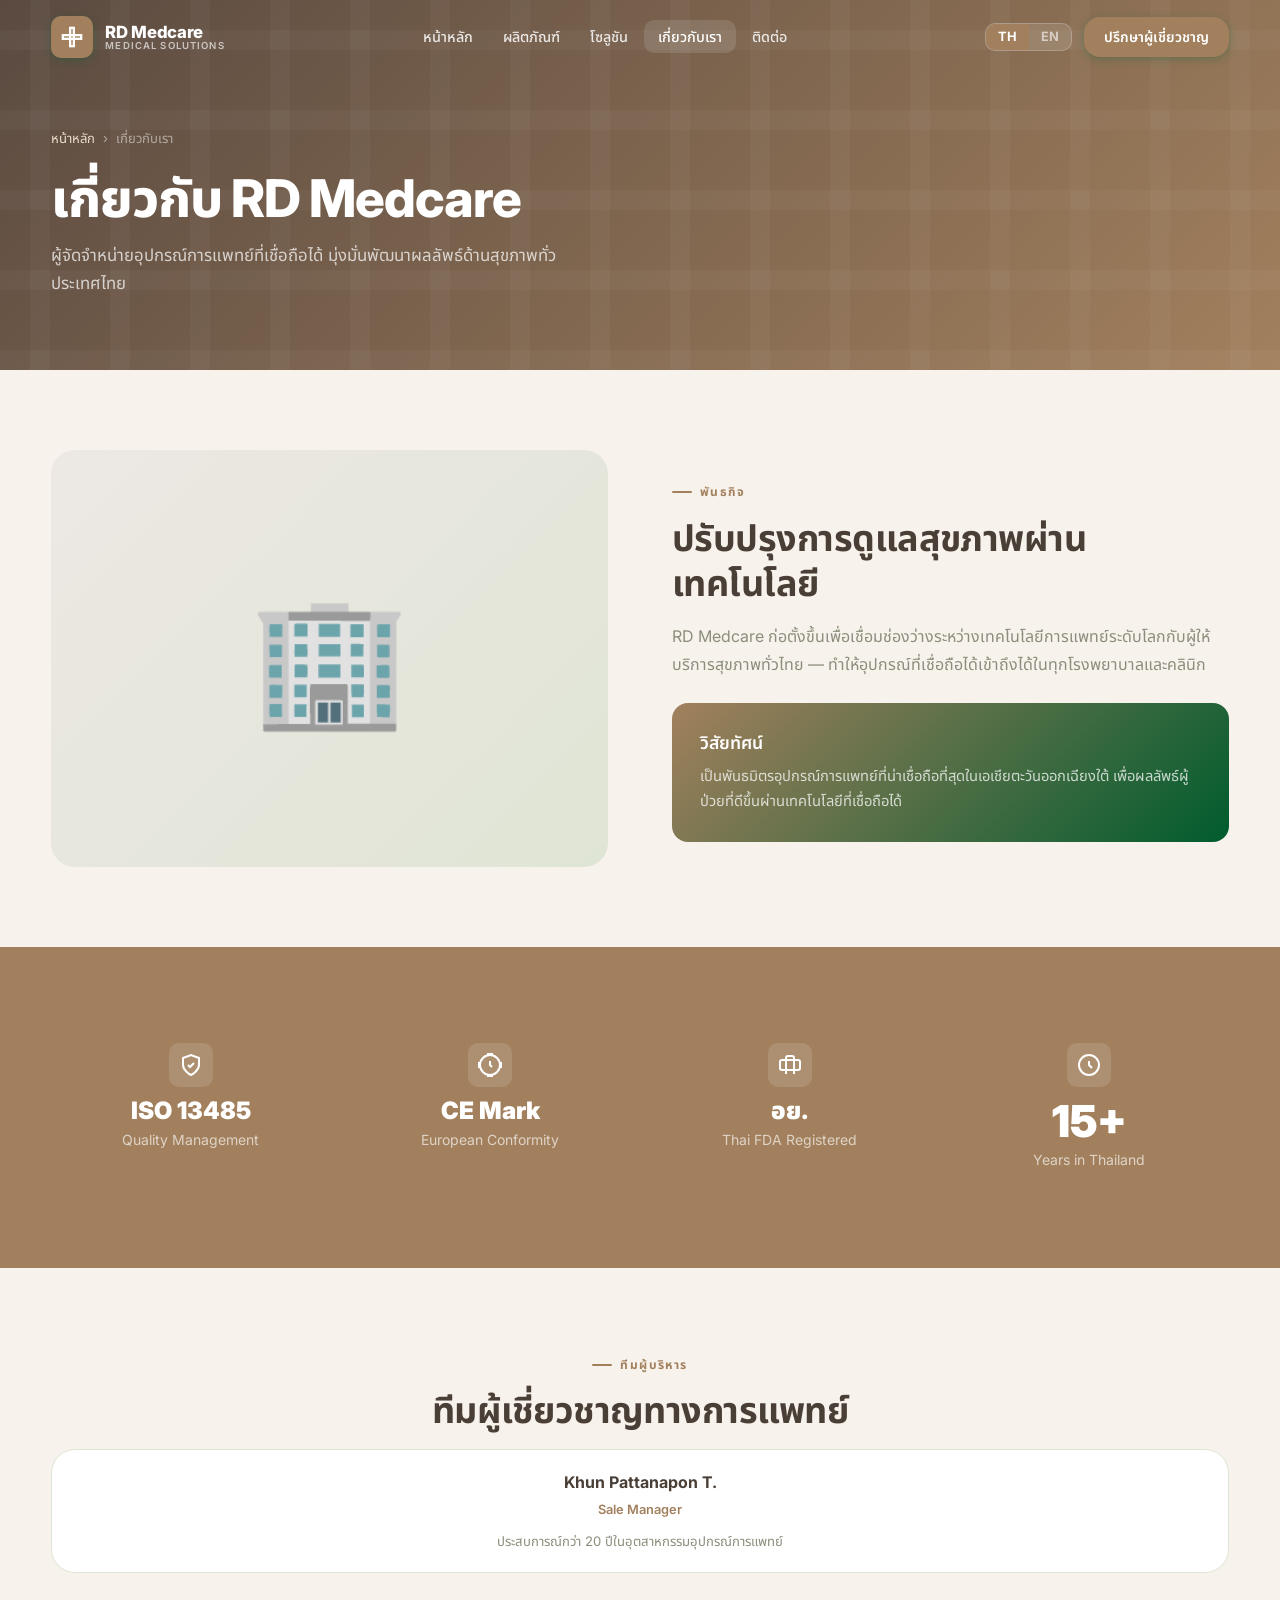
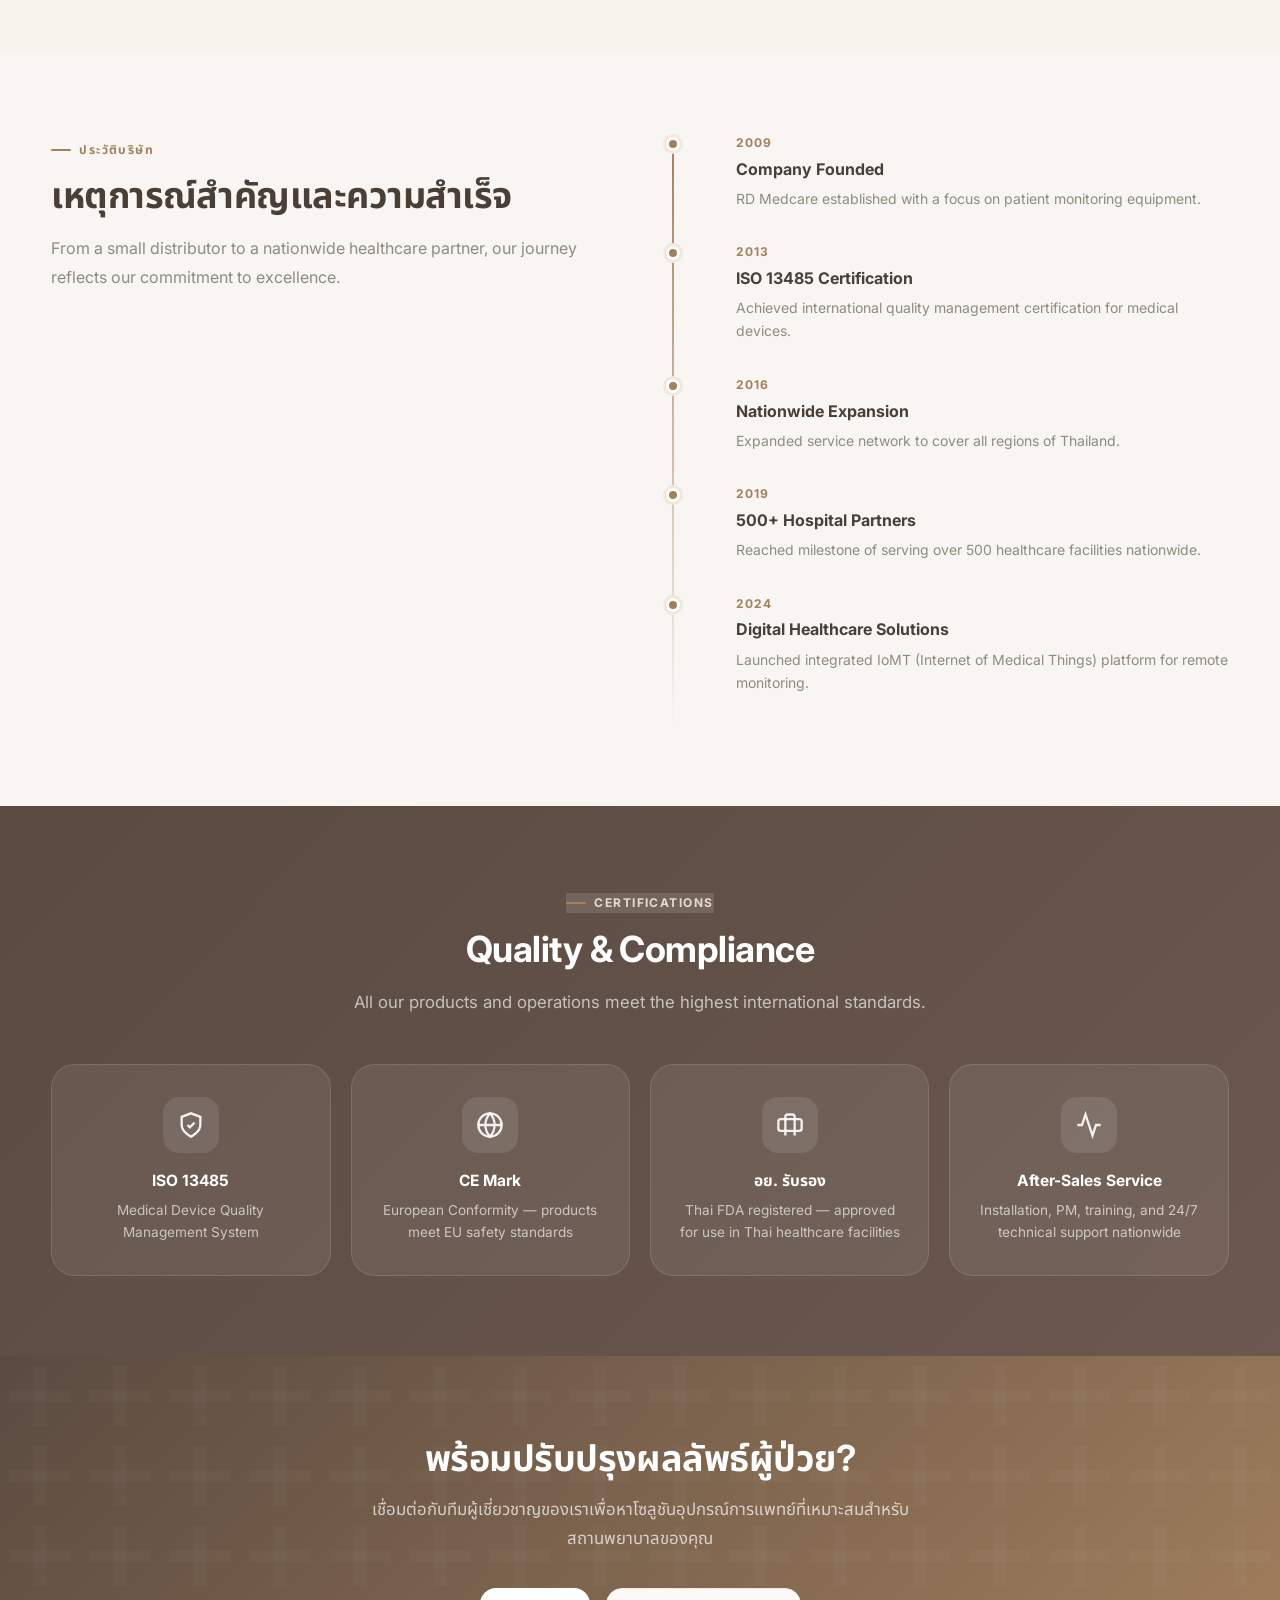
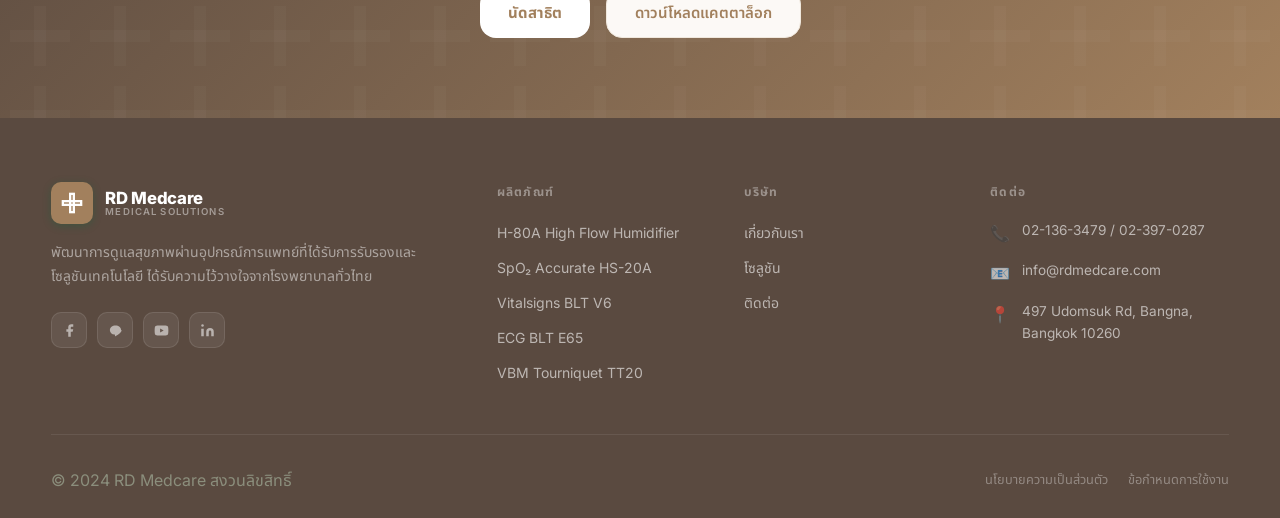
<file: about.html>
<!DOCTYPE html>
<html lang="th">
<head>
  <meta charset="UTF-8" />
  <meta name="viewport" content="width=device-width, initial-scale=1.0" />
  <title>About – RD Medcare Medical Equipment Thailand</title>
  <meta name="description" content="เรียนรู้เกี่ยวกับ RD Medcare ผู้นำด้านการจัดจำหน่ายอุปกรณ์การแพทย์ในประเทศไทย พันธกิจ วิสัยทัศน์ และทีมผู้เชี่ยวชาญของเรา" />
  <meta name="robots" content="index, follow" />
  <link rel="canonical" href="https://rdmedcare-new.netlify.app/about.html" />
  <meta property="og:title"       content="About RD Medcare – Medical Equipment Thailand" />
  <meta property="og:description" content="Leading medical equipment distributor committed to advancing healthcare across Thailand." />
  <meta property="og:url"         content="https://rdmedcare-new.netlify.app/about.html" />
  <link rel="preconnect" href="https://fonts.googleapis.com" />
  <link rel="preconnect" href="https://fonts.gstatic.com" crossorigin />
  <link href="https://fonts.googleapis.com/css2?family=Inter:wght@400;500;600;700;800;900&family=Noto+Sans+Thai:wght@400;500;600;700;800&display=swap" rel="stylesheet" />
  <link rel="stylesheet" href="assets/css/styles.css" />
  <link rel="icon" type="image/svg+xml" href="data:image/svg+xml,%3Csvg xmlns='http://www.w3.org/2000/svg' viewBox='0 0 100 100'%3E%3Crect width='100' height='100' rx='20' fill='%23006b3c'/%3E%3Crect x='40' y='15' width='20' height='70' fill='%23ffffff'/%3E%3Crect x='15' y='40' width='70' height='20' fill='%23ffffff'/%3E%3C/svg%3E" />
</head>
<body>

<!-- ══ NAVBAR ════════════════════════════════════════════════ -->
<nav class="navbar" id="navbar">
  <div class="container">
    <div class="nav-inner">
      <a href="index.html" class="nav-logo">
        <div class="nav-logo-mark">
          <svg viewBox="0 0 24 24"><rect x="10" y="2" width="4" height="20"/><rect x="2" y="10" width="20" height="4"/></svg>
        </div>
        <div class="nav-logo-text">
          <span class="nav-logo-name">RD Medcare</span>
          <span class="nav-logo-sub">Medical Solutions</span>
        </div>
      </a>
      <ul class="nav-links">
        <li><a href="index.html"    data-i18n="nav_home">Home</a></li>
        <li><a href="products.html" data-i18n="nav_products">Products</a></li>
        <li><a href="solutions.html"data-i18n="nav_solutions">Solutions</a></li>
        <li><a href="about.html"    data-i18n="nav_about">About</a></li>
        <li><a href="contact.html"  data-i18n="nav_contact">Contact</a></li>
      </ul>
      <div class="nav-controls">
        <div class="lang-switcher">
          <button class="lang-btn" data-lang="th">TH</button>
          <button class="lang-btn" data-lang="en">EN</button>
        </div>
        <a href="contact.html" class="btn btn-primary btn-sm nav-cta" data-i18n="nav_cta">Contact Specialist</a>
        <button class="hamburger" id="hamburger" aria-label="Open menu">
          <span></span><span></span><span></span>
        </button>
      </div>
    </div>
  </div>
</nav>
<div class="mobile-menu" id="mobileMenu">
  <a href="index.html"    data-i18n="nav_home">Home</a>
  <a href="products.html" data-i18n="nav_products">Products</a>
  <a href="solutions.html"data-i18n="nav_solutions">Solutions</a>
  <a href="about.html"    data-i18n="nav_about">About</a>
  <a href="contact.html"  data-i18n="nav_contact">Contact</a>
  <div class="lang-switcher mt-3">
    <button class="lang-btn" data-lang="th">TH</button>
    <button class="lang-btn" data-lang="en">EN</button>
  </div>
</div>

<!-- PAGE HERO -->
<section class="page-hero">
  <div class="container">
    <div class="breadcrumb">
      <a href="index.html" data-i18n="nav_home">Home</a>
      <span>›</span>
      <span data-i18n="nav_about">About</span>
    </div>
    <h1 class="page-hero-title" data-i18n="ab_hero_title">About RD Medcare</h1>
    <p class="page-hero-desc" data-i18n="ab_hero_desc">
      A leading medical equipment distributor committed to advancing healthcare across Thailand.
    </p>
  </div>
</section>

<!-- MISSION & VISION -->
<section class="section">
  <div class="container">
    <div class="grid-2" style="gap:4rem;align-items:center;">
      <!-- Image -->
      <div>
        <div style="border-radius:var(--r-lg);overflow:hidden;aspect-ratio:4/3;background:linear-gradient(135deg,var(--gray-100),var(--gray-200));display:flex;align-items:center;justify-content:center;font-size:8rem;">
          <!-- REPLACE: <img src="assets/images/about/office.jpg" alt="RD Medcare Office" style="width:100%;height:100%;object-fit:cover;" /> -->
          🏢
        </div>
      </div>
      <!-- Text -->
      <div>
        <span class="section-eyebrow" data-i18n="ab_mission_ey">Our Mission</span>
        <h2 class="section-heading" data-i18n="ab_mission_h">Advancing Healthcare Through Innovation</h2>
        <p style="color:var(--text-secondary);line-height:1.8;margin-bottom:1.5rem;" data-i18n="ab_mission_p">
          RD Medcare was founded with a singular vision: to make world-class medical technology accessible to every healthcare provider in Thailand.
        </p>
        <div style="background:linear-gradient(135deg,var(--primary),#005c2e);border-radius:var(--r-md);padding:1.75rem;color:white;">
          <h3 style="color:white;margin-bottom:0.6rem;font-size:1.1rem;" data-i18n="ab_vision_h">Our Vision</h3>
          <p style="color:rgba(255,255,255,0.75);font-size:0.92rem;line-height:1.7;" data-i18n="ab_vision_p">
            To be the most trusted medical equipment partner in Southeast Asia.
          </p>
        </div>
      </div>
    </div>
  </div>
</section>

<!-- CERTIFICATIONS BAR -->
<section class="section stats-section">
  <div class="container">
    <div class="grid-4">
      <div class="stat-item fade-up">
        <div style="margin:0 auto 0.75rem;width:44px;height:44px;background:rgba(255,255,255,0.12);border-radius:10px;display:flex;align-items:center;justify-content:center;">
          <svg viewBox="0 0 24 24" fill="none" stroke="white" stroke-width="2" style="width:24px;height:24px;"><path d="M12 22s8-4 8-10V5l-8-3-8 3v7c0 6 8 10 8 10z"/><polyline points="9 12 11 14 15 10"/></svg>
        </div>
        <div class="stat-number" style="font-size:1.5rem;">ISO 13485</div>
        <div class="stat-label">Quality Management</div>
      </div>
      <div class="stat-item fade-up">
        <div style="margin:0 auto 0.75rem;width:44px;height:44px;background:rgba(255,255,255,0.12);border-radius:10px;display:flex;align-items:center;justify-content:center;">
          <svg viewBox="0 0 24 24" fill="none" stroke="white" stroke-width="2" style="width:24px;height:24px;"><circle cx="12" cy="12" r="10"/><polyline points="12 8 12 12 14 14"/><path d="M9 1h6M9 23h6M23 9v6M1 9v6"/></svg>
        </div>
        <div class="stat-number" style="font-size:1.5rem;">CE Mark</div>
        <div class="stat-label">European Conformity</div>
      </div>
      <div class="stat-item fade-up">
        <div style="margin:0 auto 0.75rem;width:44px;height:44px;background:rgba(255,255,255,0.12);border-radius:10px;display:flex;align-items:center;justify-content:center;">
          <svg viewBox="0 0 24 24" fill="none" stroke="white" stroke-width="2" style="width:24px;height:24px;"><path d="M20 7H4a2 2 0 0 0-2 2v6a2 2 0 0 0 2 2h16a2 2 0 0 0 2-2V9a2 2 0 0 0-2-2z"/><path d="M16 21V5a2 2 0 0 0-2-2h-4a2 2 0 0 0-2 2v16"/></svg>
        </div>
        <div class="stat-number" style="font-size:1.5rem;">อย.</div>
        <div class="stat-label">Thai FDA Registered</div>
      </div>
      <div class="stat-item fade-up">
        <div style="margin:0 auto 0.75rem;width:44px;height:44px;background:rgba(255,255,255,0.12);border-radius:10px;display:flex;align-items:center;justify-content:center;">
          <svg viewBox="0 0 24 24" fill="none" stroke="white" stroke-width="2" style="width:24px;height:24px;"><circle cx="12" cy="12" r="10"/><path d="M12 8v4l3 3"/></svg>
        </div>
        <div class="stat-number">15+</div>
        <div class="stat-label">Years in Thailand</div>
      </div>
    </div>
  </div>
</section>

<!-- TEAM -->
<section class="section">
  <div class="container">
    <div class="text-center">
      <span class="section-eyebrow" data-i18n="ab_team_ey">Our Team</span>
      <h2 class="section-heading" data-i18n="ab_team_h">Leadership Team</h2>
    </div>
    <div class="grid-3">
      <!-- REPLACE: Add real team member photos -->
      <div class="team-card fade-up">
        <div class="team-body">
          <div class="team-name">Khun Pattanapon T.</div>
          <div class="team-role">Sale Manager</div>
          <div class="team-bio">ประสบการณ์กว่า 20 ปีในอุตสาหกรรมอุปกรณ์การแพทย์</div>
        </div>
      </div>
  </div>
</section>

<!-- HISTORY / TIMELINE -->
<section class="section" style="background:var(--gray-50);">
  <div class="container">
    <div class="grid-2" style="gap:4rem;align-items:start;">
      <div>
        <span class="section-eyebrow" data-i18n="ab_hist_ey">Our Journey</span>
        <h2 class="section-heading" data-i18n="ab_hist_h">Milestones &amp; Achievements</h2>
        <p style="color:var(--text-secondary);line-height:1.8;margin-bottom:2rem;">
          From a small distributor to a nationwide healthcare partner, our journey reflects our commitment to excellence.
        </p>
      </div>
      <div class="timeline">
        <div class="timeline-item">
          <div class="timeline-year">2009</div>
          <div class="timeline-title">Company Founded</div>
          <div class="timeline-desc">RD Medcare established with a focus on patient monitoring equipment.</div>
        </div>
        <div class="timeline-item">
          <div class="timeline-year">2013</div>
          <div class="timeline-title">ISO 13485 Certification</div>
          <div class="timeline-desc">Achieved international quality management certification for medical devices.</div>
        </div>
        <div class="timeline-item">
          <div class="timeline-year">2016</div>
          <div class="timeline-title">Nationwide Expansion</div>
          <div class="timeline-desc">Expanded service network to cover all regions of Thailand.</div>
        </div>
        <div class="timeline-item">
          <div class="timeline-year">2019</div>
          <div class="timeline-title">500+ Hospital Partners</div>
          <div class="timeline-desc">Reached milestone of serving over 500 healthcare facilities nationwide.</div>
        </div>
        <div class="timeline-item">
          <div class="timeline-year">2024</div>
          <div class="timeline-title">Digital Healthcare Solutions</div>
          <div class="timeline-desc">Launched integrated IoMT (Internet of Medical Things) platform for remote monitoring.</div>
        </div>
      </div>
    </div>
  </div>
</section>

<!-- CERTIFICATIONS -->
<section class="section section-dark">
  <div class="container">
    <div class="text-center">
      <span class="section-eyebrow" style="background:rgba(255,255,255,0.12);color:var(--accent-light);">Certifications</span>
      <h2 class="section-heading text-white">Quality &amp; Compliance</h2>
      <p class="section-lead" style="color:rgba(255,255,255,0.65);">All our products and operations meet the highest international standards.</p>
    </div>
    <div class="grid-4">
      <div class="why-card fade-up">
        <div class="why-icon">
          <svg viewBox="0 0 24 24" fill="none" stroke-width="2"><path d="M12 22s8-4 8-10V5l-8-3-8 3v7c0 6 8 10 8 10z"/><polyline points="9 12 11 14 15 10"/></svg>
        </div>
        <h3 class="why-title">ISO 13485</h3>
        <p class="why-desc">Medical Device Quality Management System</p>
      </div>
      <div class="why-card fade-up">
        <div class="why-icon">
          <svg viewBox="0 0 24 24" fill="none" stroke-width="2"><circle cx="12" cy="12" r="10"/><path d="M2 12h20M12 2a15.3 15.3 0 0 1 4 10 15.3 15.3 0 0 1-4 10 15.3 15.3 0 0 1-4-10 15.3 15.3 0 0 1 4-10z"/></svg>
        </div>
        <h3 class="why-title">CE Mark</h3>
        <p class="why-desc">European Conformity — products meet EU safety standards</p>
      </div>
      <div class="why-card fade-up">
        <div class="why-icon">
          <svg viewBox="0 0 24 24" fill="none" stroke-width="2"><path d="M20 7H4a2 2 0 0 0-2 2v6a2 2 0 0 0 2 2h16a2 2 0 0 0 2-2V9a2 2 0 0 0-2-2z"/><path d="M16 21V5a2 2 0 0 0-2-2h-4a2 2 0 0 0-2 2v16"/></svg>
        </div>
        <h3 class="why-title">อย. รับรอง</h3>
        <p class="why-desc">Thai FDA registered — approved for use in Thai healthcare facilities</p>
      </div>
      <div class="why-card fade-up">
        <div class="why-icon">
          <svg viewBox="0 0 24 24" fill="none" stroke-width="2"><polyline points="22 12 18 12 15 21 9 3 6 12 2 12"/></svg>
        </div>
        <h3 class="why-title">After-Sales Service</h3>
        <p class="why-desc">Installation, PM, training, and 24/7 technical support nationwide</p>
      </div>
    </div>
  </div>
</section>

<!-- CTA -->
<section class="section cta-section">
  <div class="container">
    <div class="cta-inner">
      <h2 class="cta-title" data-i18n="cta_title">Ready to Elevate Patient Care?</h2>
      <p class="cta-desc" data-i18n="cta_desc">Talk to our specialists and find the right solution.</p>
      <div class="cta-actions">
        <a href="contact.html" class="btn btn-white"   data-i18n="cta_btn1">Request a Demo</a>
        <a href="contact.html" class="btn btn-ghost" data-i18n="cta_btn2">Contact Us</a>
      </div>
    </div>
  </div>
</section>

<!-- ══ FOOTER ═════════════════════════════════════════════════ -->
<footer class="footer">
  <div class="container">
    <div class="footer-grid">
      <div class="footer-brand">
        <div class="nav-logo">
          <div class="nav-logo-mark">
            <svg viewBox="0 0 24 24"><rect x="10" y="2" width="4" height="20"/><rect x="2" y="10" width="20" height="4"/></svg>
          </div>
          <div class="nav-logo-text">
            <span class="nav-logo-name">RD Medcare</span>
            <span class="nav-logo-sub">Medical Solutions</span>
          </div>
        </div>
        <p class="footer-tagline" data-i18n="footer_tagline">Advancing healthcare through certified medical equipment and technology solutions.</p>
        <div class="footer-socials">
          <a href="https://www.facebook.com/RDMedcare" class="social-link" aria-label="Facebook" target="_blank" rel="noopener">
            <svg viewBox="0 0 24 24" fill="currentColor"><path d="M18 2h-3a5 5 0 0 0-5 5v3H7v4h3v8h4v-8h3l1-4h-4V7a1 1 0 0 1 1-1h3z"/></svg>
          </a>
          <a href="#" class="social-link" aria-label="LINE">
            <svg viewBox="0 0 24 24" fill="currentColor"><path d="M21 11.5C21 7.36 16.97 4 12 4S3 7.36 3 11.5c0 3.54 3.14 6.51 7.38 7.07.29.06.68.19.78.44.09.22.06.57.03.79l-.13.78c-.04.22-.18.88.77.48S17.4 18.11 19.3 16h.01c1.3-1.42 2.7-3.47 2.7-4.5z"/></svg>
          </a>
          <a href="https://www.youtube.com/channel/UCJwEmMHjLfQvIDCD9JPSnoQ" class="social-link" aria-label="YouTube" target="_blank" rel="noopener">
            <svg viewBox="0 0 24 24" fill="currentColor"><path d="M22.54 6.42a2.78 2.78 0 0 0-1.95-1.96C18.88 4 12 4 12 4s-6.88 0-8.59.46a2.78 2.78 0 0 0-1.95 1.96A29 29 0 0 0 1 12a29 29 0 0 0 .46 5.58A2.78 2.78 0 0 0 3.41 19.6C5.12 20 12 20 12 20s6.88 0 8.59-.46a2.78 2.78 0 0 0 1.95-1.95A29 29 0 0 0 23 12a29 29 0 0 0-.46-5.58zM9.75 15.02V8.98L15.5 12l-5.75 3.02z"/></svg>
          </a>
          <a href="https://th.linkedin.com/in/rd-medcare-b5319b108" class="social-link" aria-label="LinkedIn" target="_blank" rel="noopener">
            <svg viewBox="0 0 24 24" fill="currentColor"><path d="M16 8a6 6 0 0 1 6 6v7h-4v-7a2 2 0 0 0-2-2 2 2 0 0 0-2 2v7h-4v-7a6 6 0 0 1 6-6zM2 9h4v12H2z"/><circle cx="4" cy="4" r="2"/></svg>
          </a>
        </div>
      </div>
      <div>
        <div class="footer-col-title" data-i18n="ft_products">Products</div>
        <ul class="footer-links">
          <li><a href="products.html#hfh">H-80A High Flow Humidifier</a></li>
          <li><a href="products.html#spo2">SpO₂ Accurate HS-20A</a></li>
          <li><a href="products.html#pm">Vitalsigns BLT V6</a></li>
          <li><a href="products.html#ecg">ECG BLT E65</a></li>
          <li><a href="products.html#tourniquet">VBM Tourniquet TT20</a></li>
        </ul>
      </div>
      <div>
        <div class="footer-col-title" data-i18n="ft_company">Company</div>
        <ul class="footer-links">
          <li><a href="about.html"     data-i18n="nav_about">About</a></li>
          <li><a href="solutions.html" data-i18n="nav_solutions">Solutions</a></li>
          <li><a href="contact.html"   data-i18n="nav_contact">Contact</a></li>
        </ul>
      </div>
      <div>
        <div class="footer-col-title" data-i18n="ft_contact">Contact</div>
        <div class="footer-contact-item"><span>📞</span><span>02-136-3479 / 02-397-0287</span></div>
        <div class="footer-contact-item"><span>📧</span><span>info@rdmedcare.com</span></div>
        <div class="footer-contact-item"><span>📍</span><span>497 Udomsuk Rd, Bangna, Bangkok 10260</span></div>
      </div>
    </div>
    <div class="footer-bottom">
      <p data-i18n="footer_copy">© 2026 RD Medcare. All rights reserved.</p>
      <div class="footer-legal">
        <a href="#" data-i18n="footer_privacy">Privacy Policy</a>
        <a href="#" data-i18n="footer_terms">Terms of Use</a>
      </div>
    </div>
  </div>
</footer>

<button class="scroll-top" id="scrollTop">↑</button>
<script src="assets/js/lang.js"></script>
<script src="assets/js/main.js"></script>
</body>
</html>
</file>
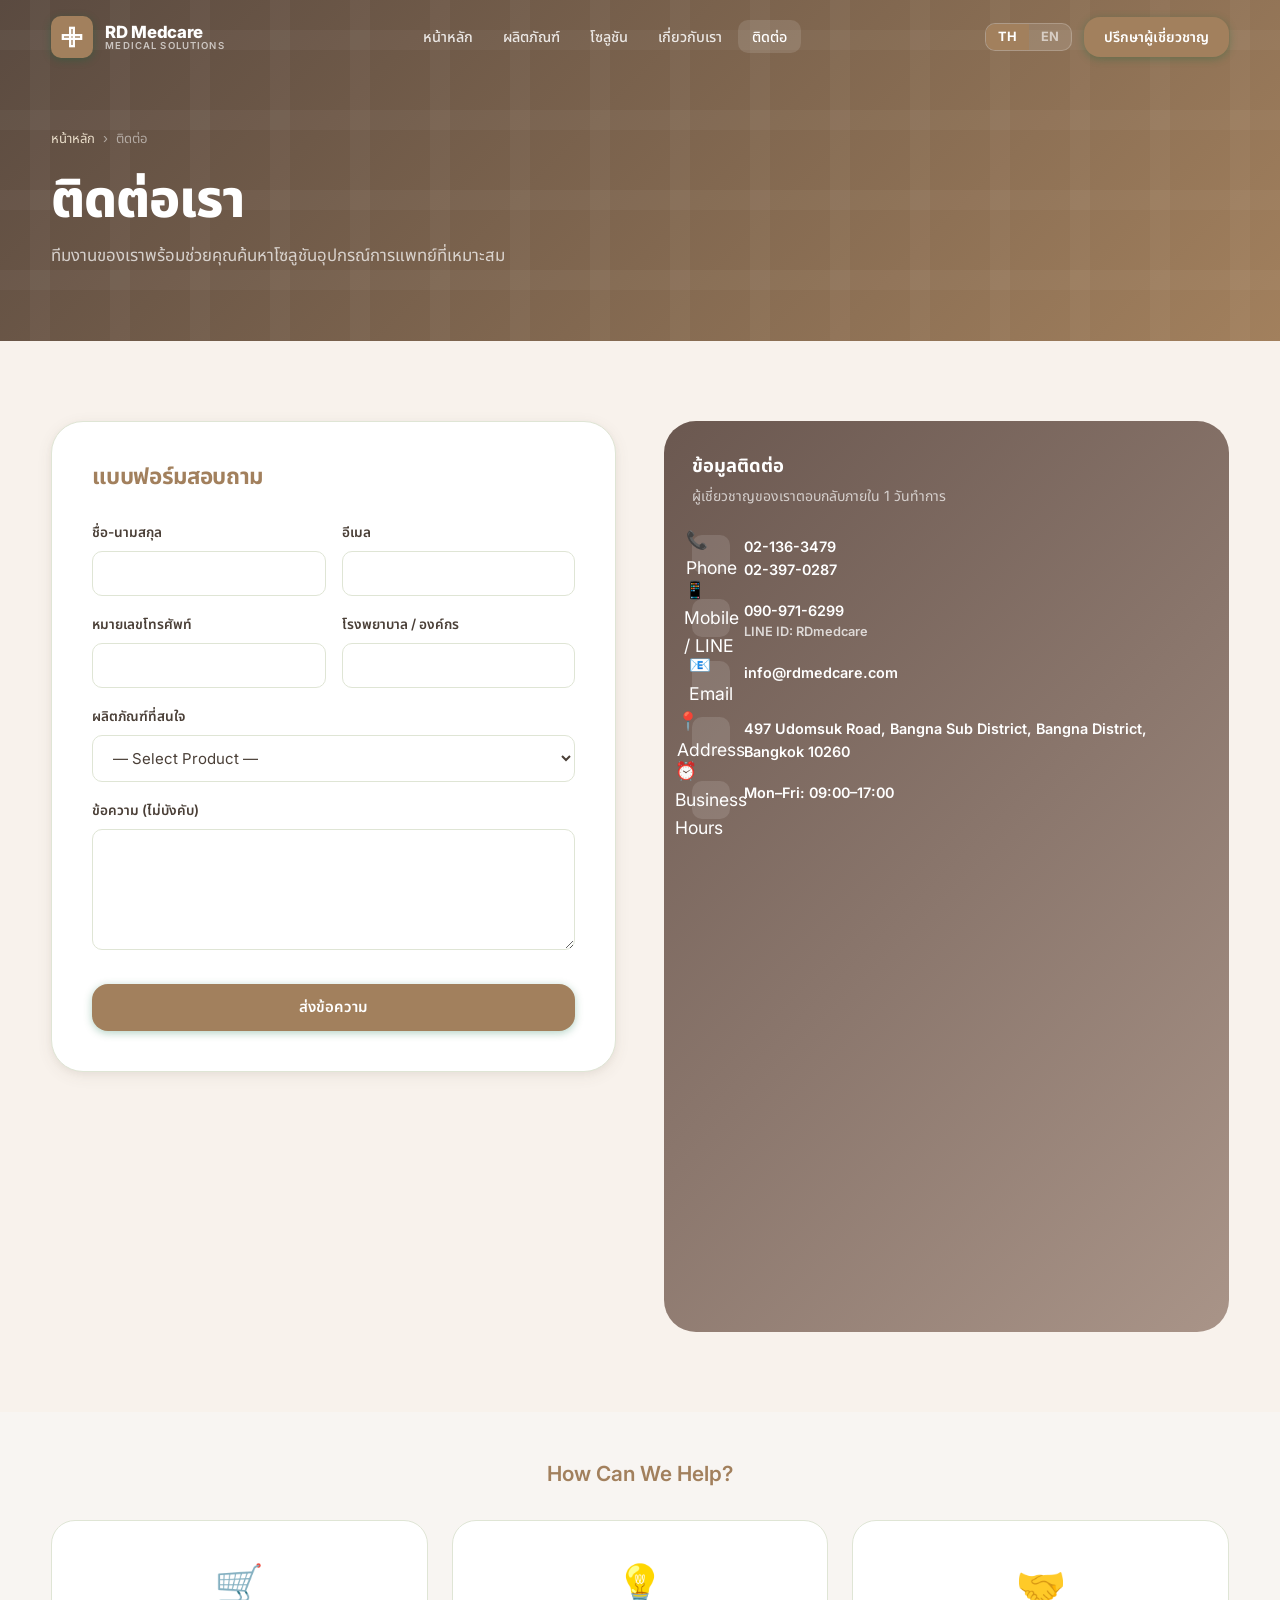
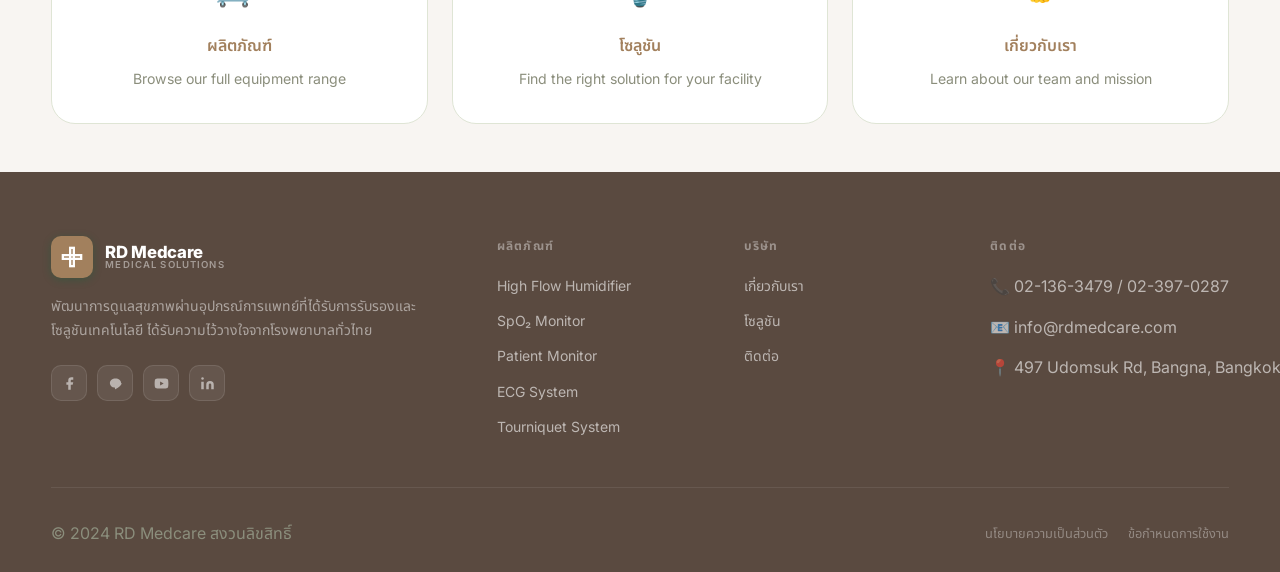
<file: contact.html>
<!DOCTYPE html>
<html lang="th">
<head>
  <meta charset="UTF-8" />
  <meta name="viewport" content="width=device-width, initial-scale=1.0" />
  <title>Contact – RD Medcare Medical Equipment Thailand</title>
  <meta name="description" content="ติดต่อ RD Medcare สำหรับข้อมูลเกี่ยวกับอุปกรณ์การแพทย์ ขอใบเสนอราคา หรือนัดหมายสาธิตผลิตภัณฑ์" />
  <meta name="robots" content="index, follow" />
  <link rel="canonical" href="https://rdmedcare-new.netlify.app/contact.html" />
  <meta property="og:title"       content="Contact RD Medcare – Medical Equipment Thailand" />
  <meta property="og:description" content="Get in touch with our medical equipment specialists for quotes and product demonstrations." />
  <meta property="og:url"         content="https://rdmedcare-new.netlify.app/contact.html" />
  <link rel="preconnect" href="https://fonts.googleapis.com" />
  <link rel="preconnect" href="https://fonts.gstatic.com" crossorigin />
  <link href="https://fonts.googleapis.com/css2?family=Inter:wght@400;500;600;700;800;900&family=Noto+Sans+Thai:wght@400;500;600;700;800&display=swap" rel="stylesheet" />
  <link rel="stylesheet" href="assets/css/styles.css" />
  <link rel="icon" type="image/svg+xml" href="data:image/svg+xml,%3Csvg xmlns='http://www.w3.org/2000/svg' viewBox='0 0 100 100'%3E%3Crect width='100' height='100' rx='20' fill='%23006b3c'/%3E%3Crect x='40' y='15' width='20' height='70' fill='%23ffffff'/%3E%3Crect x='15' y='40' width='70' height='20' fill='%23ffffff'/%3E%3C/svg%3E" />
</head>
<body>

<!-- ══ NAVBAR ════════════════════════════════════════════════ -->
<nav class="navbar" id="navbar">
  <div class="container">
    <div class="nav-inner">
      <a href="index.html" class="nav-logo">
        <div class="nav-logo-mark">
          <svg viewBox="0 0 24 24"><rect x="10" y="2" width="4" height="20"/><rect x="2" y="10" width="20" height="4"/></svg>
        </div>
        <div class="nav-logo-text">
          <span class="nav-logo-name">RD Medcare</span>
          <span class="nav-logo-sub">Medical Solutions</span>
        </div>
      </a>
      <ul class="nav-links">
        <li><a href="index.html"    data-i18n="nav_home">Home</a></li>
        <li><a href="products.html" data-i18n="nav_products">Products</a></li>
        <li><a href="solutions.html"data-i18n="nav_solutions">Solutions</a></li>
        <li><a href="about.html"    data-i18n="nav_about">About</a></li>
        <li><a href="contact.html"  data-i18n="nav_contact">Contact</a></li>
      </ul>
      <div class="nav-controls">
        <div class="lang-switcher">
          <button class="lang-btn" data-lang="th">TH</button>
          <button class="lang-btn" data-lang="en">EN</button>
        </div>
        <a href="contact.html" class="btn btn-primary btn-sm nav-cta" data-i18n="nav_cta">Contact Specialist</a>
        <button class="hamburger" id="hamburger" aria-label="Open menu">
          <span></span><span></span><span></span>
        </button>
      </div>
    </div>
  </div>
</nav>
<div class="mobile-menu" id="mobileMenu">
  <a href="index.html"    data-i18n="nav_home">Home</a>
  <a href="products.html" data-i18n="nav_products">Products</a>
  <a href="solutions.html"data-i18n="nav_solutions">Solutions</a>
  <a href="about.html"    data-i18n="nav_about">About</a>
  <a href="contact.html"  data-i18n="nav_contact">Contact</a>
  <div class="lang-switcher mt-3">
    <button class="lang-btn" data-lang="th">TH</button>
    <button class="lang-btn" data-lang="en">EN</button>
  </div>
</div>

<!-- PAGE HERO -->
<section class="page-hero">
  <div class="container">
    <div class="breadcrumb">
      <a href="index.html" data-i18n="nav_home">Home</a>
      <span>›</span>
      <span data-i18n="nav_contact">Contact</span>
    </div>
    <h1 class="page-hero-title" data-i18n="contact_hero_title">ติดต่อเรา</h1>
    <p class="page-hero-desc" data-i18n="contact_hero_desc">ทีมงานของเราพร้อมช่วยคุณค้นหาโซลูชันอุปกรณ์การแพทย์ที่เหมาะสม</p>
  </div>
</section>

<!-- CONTACT SECTION -->
<section class="section">
  <div class="container">
    <div class="grid-2" style="gap:3rem;align-items:start;">

      <!-- Contact Form -->
      <div class="contact-form-wrap fade-up">
        <h2 style="font-size:1.4rem;color:var(--primary);margin-bottom:2rem;" data-i18n="form_title">
          Send Us a Message
        </h2>
        <form id="contactForm" name="contact" netlify novalidate>
          <div class="form-row">
            <div class="form-group">
              <label class="form-label" data-i18n="form_name">Full Name</label>
              <input class="form-control" type="text" name="name" required autocomplete="name" />
            </div>
            <div class="form-group">
              <label class="form-label" data-i18n="form_email">Email Address</label>
              <input class="form-control" type="email" name="email" required autocomplete="email" />
            </div>
          </div>
          <div class="form-row">
            <div class="form-group">
              <label class="form-label" data-i18n="form_phone">Phone Number</label>
              <input class="form-control" type="tel" name="phone" autocomplete="tel" />
            </div>
            <div class="form-group">
              <label class="form-label" data-i18n="form_org">Organization / Hospital</label>
              <input class="form-control" type="text" name="organization" autocomplete="organization" />
            </div>
          </div>
          <div class="form-group">
            <label class="form-label" data-i18n="form_interest">Product Interest</label>
            <select class="form-control" name="product">
              <option value="">— Select Product —</option>
              <option value="hfh">High Flow Humidifier</option>
              <option value="spo2">SpO₂ Monitor</option>
              <option value="pm">Patient Monitor</option>
              <option value="ecg">ECG System</option>
              <option value="tourniquet">Tourniquet System</option>
              <option value="infusion">Infusion Pump</option>
              <option value="other">Other / General Inquiry</option>
            </select>
          </div>
          <div class="form-group">
            <label class="form-label" data-i18n="form_msg">Your Message</label>
            <textarea class="form-control" name="message" rows="5" required></textarea>
          </div>
          <button type="submit" class="btn btn-primary form-submit" data-i18n="form_submit">
            Send Message
          </button>
        </form>
      </div>

      <!-- Contact Info -->
      <div>
        <div class="contact-info-card fade-up">
          <h3 class="contact-info-title" data-i18n="info_title">Contact Information</h3>
          <p class="contact-info-desc"  data-i18n="info_desc">
            Reach out via any channel and we'll respond within one business day.
          </p>

          <div class="contact-item">
            <div class="contact-item-icon">📞 Phone</div>
            <div>
              <div class="contact-item-value">02-136-3479</div>
              <div class="contact-item-value">02-397-0287</div>
            </div>
          </div>
          <div class="contact-item">
            <div class="contact-item-icon">📱 Mobile / LINE</div>
            <div>
              
              <div class="contact-item-value">090-971-6299</div>
              <div class="contact-item-value" style="font-size:0.8rem;opacity:0.75;">LINE ID: RDmedcare</div>
            </div>
          </div>
          <div class="contact-item">
            <div class="contact-item-icon">📧 Email</div>
            <div>
              
              <div class="contact-item-value">info@rdmedcare.com</div>
            </div>
          </div>
          <div class="contact-item">
            <div class="contact-item-icon">📍Address</div>
            <div>
              
              <div class="contact-item-value">497 Udomsuk Road, Bangna Sub District, Bangna District, Bangkok 10260</div>
            </div>
          </div>
          <div class="contact-item">
            <div class="contact-item-icon">⏰  Business Hours</div>
            <div> 
              <div class="contact-item-value">Mon–Fri: 09:00–17:00</div>
            </div>
          </div>
          <!-- Map placeholder: Replace with Google Maps embed when available -->
          <div class="map-container">
              <iframe
              src="https://www.google.com/maps/embed?pb=!1m18!1m12!1m3!1d242.29094523722674!2d100.61988536718442!3d13.678722660175076!2m3!1f0!2f0!3f0!3m2!1i1024!2i768!4f13.1!3m3!1m2!1s0x311d5fd8f3f4a07b%3A0x8351fe12178eeb33!2sJ%26N%20Enterprise%20Co%20Ltd!5e0!3m2!1sth!2sth!4v1780304565001!5m2!1sth!2sth"
              width="100%"
              height="450"
              style="border:0;border-radius:12px;"
              allowfullscreen=""
              loading="lazy"
              referrerpolicy="no-referrer-when-downgrade">
              </iframe>
         </div>
       
      </div>

    </div>
  </div>
</section>

<!-- QUICK LINKS -->
<section class="section" style="background:var(--gray-50);padding:3rem 0;">
  <div class="container">
    <div class="text-center" style="margin-bottom:2rem;">
      <h3 style="color:var(--primary);font-size:1.3rem;">How Can We Help?</h3>
    </div>
    <div class="grid-3">
      <a href="products.html" style="text-decoration:none;">
        <div class="why-card" style="background:white;border-color:var(--gray-200);text-align:center;padding:2rem;">
          <div style="font-size:2.5rem;margin-bottom:1rem;">🛒</div>
          <h4 style="color:var(--primary);margin-bottom:0.5rem;" data-i18n="nav_products">Products</h4>
          <p style="font-size:0.88rem;color:var(--text-secondary);">Browse our full equipment range</p>
        </div>
      </a>
      <a href="solutions.html" style="text-decoration:none;">
        <div class="why-card" style="background:white;border-color:var(--gray-200);text-align:center;padding:2rem;">
          <div style="font-size:2.5rem;margin-bottom:1rem;">💡</div>
          <h4 style="color:var(--primary);margin-bottom:0.5rem;" data-i18n="nav_solutions">Solutions</h4>
          <p style="font-size:0.88rem;color:var(--text-secondary);">Find the right solution for your facility</p>
        </div>
      </a>
      <a href="about.html" style="text-decoration:none;">
        <div class="why-card" style="background:white;border-color:var(--gray-200);text-align:center;padding:2rem;">
          <div style="font-size:2.5rem;margin-bottom:1rem;">🤝</div>
          <h4 style="color:var(--primary);margin-bottom:0.5rem;" data-i18n="nav_about">About Us</h4>
          <p style="font-size:0.88rem;color:var(--text-secondary);">Learn about our team and mission</p>
        </div>
      </a>
    </div>
  </div>
</section>

<!-- ══ FOOTER ═════════════════════════════════════════════════ -->
<footer class="footer">
  <div class="container">
    <div class="footer-grid">
      <div class="footer-brand">
        <div class="nav-logo">
          <div class="nav-logo-mark">
            <svg viewBox="0 0 24 24"><rect x="10" y="2" width="4" height="20"/><rect x="2" y="10" width="20" height="4"/></svg>
          </div>
          <div class="nav-logo-text">
            <span class="nav-logo-name">RD Medcare</span>
            <span class="nav-logo-sub">Medical Solutions</span>
          </div>
        </div>
        <p class="footer-tagline" data-i18n="footer_tagline">Advancing healthcare through certified medical equipment and technology solutions.</p>
        <div class="footer-socials">
          <a href="https://www.facebook.com/RDMedcare" class="social-link" aria-label="Facebook" target="_blank" rel="noopener">
            <svg viewBox="0 0 24 24" fill="currentColor"><path d="M18 2h-3a5 5 0 0 0-5 5v3H7v4h3v8h4v-8h3l1-4h-4V7a1 1 0 0 1 1-1h3z"/></svg>
          </a>
          <a href="#" class="social-link" aria-label="LINE">
            <svg viewBox="0 0 24 24" fill="currentColor"><path d="M21 11.5C21 7.36 16.97 4 12 4S3 7.36 3 11.5c0 3.54 3.14 6.51 7.38 7.07.29.06.68.19.78.44.09.22.06.57.03.79l-.13.78c-.04.22-.18.88.77.48S17.4 18.11 19.3 16h.01c1.3-1.42 2.7-3.47 2.7-4.5z"/></svg>
          </a>
          <a href="https://www.youtube.com/channel/UCJwEmMHjLfQvIDCD9JPSnoQ" class="social-link" aria-label="YouTube" target="_blank" rel="noopener">
            <svg viewBox="0 0 24 24" fill="currentColor"><path d="M22.54 6.42a2.78 2.78 0 0 0-1.95-1.96C18.88 4 12 4 12 4s-6.88 0-8.59.46a2.78 2.78 0 0 0-1.95 1.96A29 29 0 0 0 1 12a29 29 0 0 0 .46 5.58A2.78 2.78 0 0 0 3.41 19.6C5.12 20 12 20 12 20s6.88 0 8.59-.46a2.78 2.78 0 0 0 1.95-1.95A29 29 0 0 0 23 12a29 29 0 0 0-.46-5.58zM9.75 15.02V8.98L15.5 12l-5.75 3.02z"/></svg>
          </a>
          <a href="https://th.linkedin.com/in/rd-medcare-b5319b108" class="social-link" aria-label="LinkedIn" target="_blank" rel="noopener">
            <svg viewBox="0 0 24 24" fill="currentColor"><path d="M16 8a6 6 0 0 1 6 6v7h-4v-7a2 2 0 0 0-2-2 2 2 0 0 0-2 2v7h-4v-7a6 6 0 0 1 6-6zM2 9h4v12H2z"/><circle cx="4" cy="4" r="2"/></svg>
          </a>
        </div>
      </div>
      <div>
        <div class="footer-col-title" data-i18n="ft_products">Products</div>
        <ul class="footer-links">
          <li><a href="products.html#hfh">High Flow Humidifier</a></li>
          <li><a href="products.html#spo2">SpO₂ Monitor</a></li>
          <li><a href="products.html#pm">Patient Monitor</a></li>
          <li><a href="products.html#ecg">ECG System</a></li>
          <li><a href="products.html#tourniquet">Tourniquet System</a></li>
        </ul>
      </div>
      <div>
        <div class="footer-col-title" data-i18n="ft_company">Company</div>
        <ul class="footer-links">
          <li><a href="about.html"     data-i18n="nav_about">About</a></li>
          <li><a href="solutions.html" data-i18n="nav_solutions">Solutions</a></li>
          <li><a href="contact.html"   data-i18n="nav_contact">Contact</a></li>
        </ul>
      </div>
      <div>
        <div class="footer-col-title" data-i18n="ft_contact">Contact</div>
        <div class="footer-contact-item"><span>📞 02-136-3479 / 02-397-0287</span></div>
        <div class="footer-contact-item"><span>📧 info@rdmedcare.com</span></div>
        <div class="footer-contact-item"><span>📍 497 Udomsuk Rd, Bangna, Bangkok 10260</span></div>
      </div>
    </div>
    <div class="footer-bottom">
      <p data-i18n="footer_copy">© 2026 RD Medcare. All rights reserved.</p>
      <div class="footer-legal">
        <a href="#" data-i18n="footer_privacy">Privacy Policy</a>
        <a href="#" data-i18n="footer_terms">Terms of Use</a>
      </div>
    </div>
  </div>
</footer>

<button class="scroll-top" id="scrollTop">↑</button>
<script src="assets/js/lang.js"></script>
<script src="assets/js/main.js"></script>
</body>
</html>
</file>
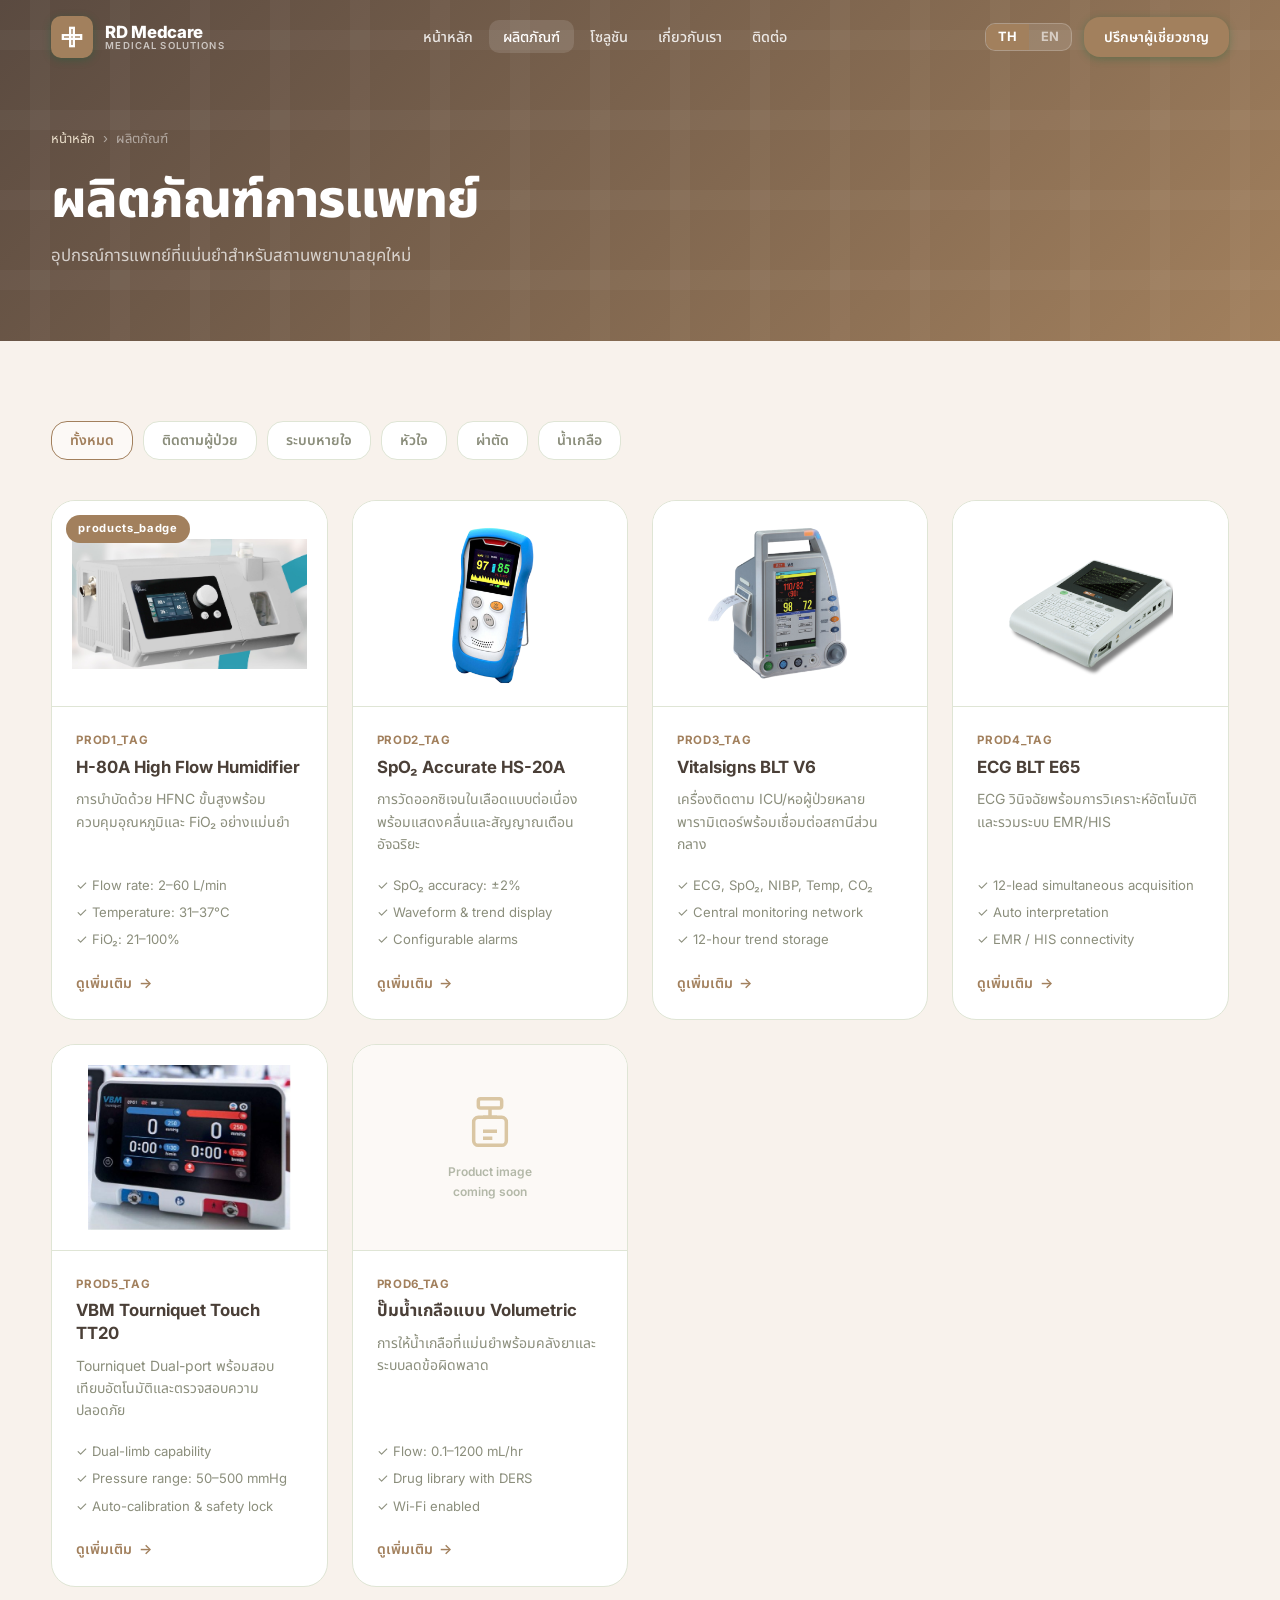
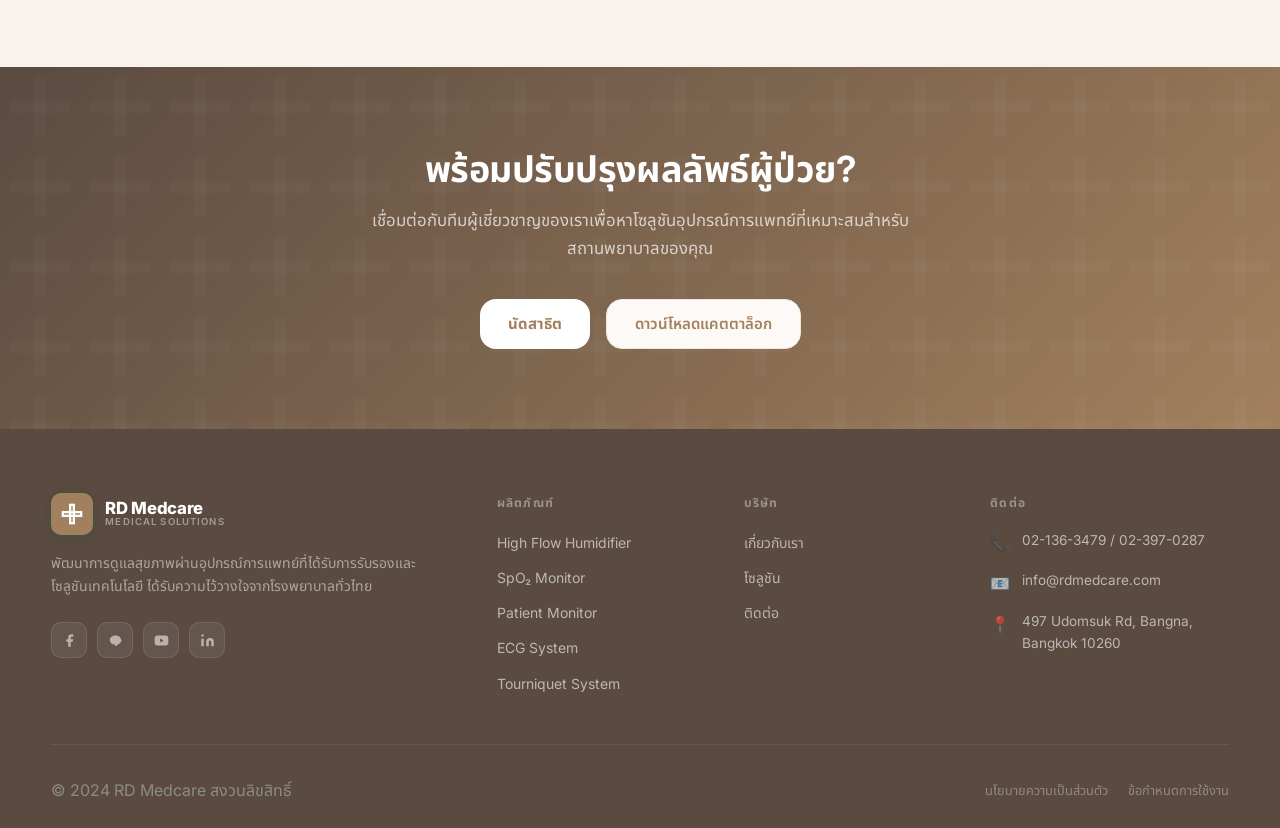
<file: products.html>
<!DOCTYPE html>
<html lang="th">
<head>
  <meta charset="UTF-8" />
  <meta name="viewport" content="width=device-width, initial-scale=1.0" />
  <title>Products – RD Medcare Medical Equipment Thailand</title>
  <meta name="description" content="สำรวจผลิตภัณฑ์อุปกรณ์การแพทย์ครบวงจรของ RD Medcare ได้แก่ High Flow Humidifier, SpO2 Monitor, Patient Monitor, ECG, และ Tourniquet System" />
  <meta name="robots" content="index, follow" />
  <link rel="canonical" href="https://rdmedcare-new.netlify.app/products.html" />
  <meta property="og:title"       content="Products – RD Medcare Medical Equipment" />
  <meta property="og:description" content="Comprehensive medical equipment portfolio for Thai healthcare facilities." />
  <meta property="og:url"         content="https://rdmedcare-new.netlify.app/products.html" />
  <link rel="preconnect" href="https://fonts.googleapis.com" />
  <link rel="preconnect" href="https://fonts.gstatic.com" crossorigin />
  <link href="https://fonts.googleapis.com/css2?family=Inter:wght@400;500;600;700;800;900&family=Noto+Sans+Thai:wght@400;500;600;700;800&display=swap" rel="stylesheet" />
  <link rel="stylesheet" href="assets/css/styles.css" />
  <link rel="icon" type="image/svg+xml" href="data:image/svg+xml,%3Csvg xmlns='http://www.w3.org/2000/svg' viewBox='0 0 100 100'%3E%3Crect width='100' height='100' rx='20' fill='%23006b3c'/%3E%3Crect x='40' y='15' width='20' height='70' fill='%23ffffff'/%3E%3Crect x='15' y='40' width='70' height='20' fill='%23ffffff'/%3E%3C/svg%3E" />
</head>
<body>

<!-- ══ NAVBAR ════════════════════════════════════════════════ -->
<nav class="navbar" id="navbar">
  <div class="container">
    <div class="nav-inner">
      <a href="index.html" class="nav-logo">
        <div class="nav-logo-mark">
          <svg viewBox="0 0 24 24"><rect x="10" y="2" width="4" height="20"/><rect x="2" y="10" width="20" height="4"/></svg>
        </div>
        <div class="nav-logo-text">
          <span class="nav-logo-name">RD Medcare</span>
          <span class="nav-logo-sub">Medical Solutions</span>
        </div>
      </a>
      <ul class="nav-links">
        <li><a href="index.html"    data-i18n="nav_home">Home</a></li>
        <li><a href="products.html" data-i18n="nav_products">Products</a></li>
        <li><a href="solutions.html"data-i18n="nav_solutions">Solutions</a></li>
        <li><a href="about.html"    data-i18n="nav_about">About</a></li>
        <li><a href="contact.html"  data-i18n="nav_contact">Contact</a></li>
      </ul>
      <div class="nav-controls">
        <div class="lang-switcher">
          <button class="lang-btn" data-lang="th">TH</button>
          <button class="lang-btn" data-lang="en">EN</button>
        </div>
        <a href="contact.html" class="btn btn-primary btn-sm nav-cta" data-i18n="nav_cta">Contact Specialist</a>
        <button class="hamburger" id="hamburger" aria-label="Open menu">
          <span></span><span></span><span></span>
        </button>
      </div>
    </div>
  </div>
</nav>
<div class="mobile-menu" id="mobileMenu">
  <a href="index.html"    data-i18n="nav_home">Home</a>
  <a href="products.html" data-i18n="nav_products">Products</a>
  <a href="solutions.html"data-i18n="nav_solutions">Solutions</a>
  <a href="about.html"    data-i18n="nav_about">About</a>
  <a href="contact.html"  data-i18n="nav_contact">Contact</a>
  <div class="lang-switcher mt-3">
    <button class="lang-btn" data-lang="th">TH</button>
    <button class="lang-btn" data-lang="en">EN</button>
  </div>
</div>

<!-- PAGE HERO -->
<section class="page-hero">
  <div class="container">
    <div class="breadcrumb">
      <a href="index.html" data-i18n="nav_home">Home</a>
      <span>›</span>
      <span data-i18n="nav_products">Products</span>
    </div>
    <h1 class="page-hero-title" data-i18n="pp_title">Medical Products</h1>
    <p class="page-hero-desc" data-i18n="pp_desc">
      Comprehensive range of precision medical devices for modern healthcare facilities.
    </p>
  </div>
</section>

<!-- PRODUCTS GRID -->
<section class="section">
  <div class="container">

    <!-- Filter Bar -->
    <div class="filter-bar">
      <button class="filter-btn active" data-filter="all"        data-i18n="filt_all">All Products</button>
      <button class="filter-btn"        data-filter="monitoring"  data-i18n="filt_mon">Patient Monitoring</button>
      <button class="filter-btn"        data-filter="respiratory" data-i18n="filt_resp">Respiratory Care</button>
      <button class="filter-btn"        data-filter="cardiology"  data-i18n="filt_card">Cardiology</button>
      <button class="filter-btn"        data-filter="surgical"    data-i18n="filt_surg">Surgical</button>
      <button class="filter-btn"        data-filter="infusion"    data-i18n="filt_inf">Infusion</button>
    </div>

    <div class="grid-3">
      <!-- 1. H-80A High Flow Humidifier -->
      <div class="product-card fade-up" data-category="respiratory" id="hfh">
        <div class="product-card-image">
          <img src="assets/images/products/hfh-h80a-full.jpg" alt="H-80A High Flow Humidifier" loading="lazy" />
          <span class="product-cat-badge" data-i18n="products_badge">Featured</span>
        </div>
        <div class="product-card-body">
          <div class="product-card-tag" data-i18n="prod1_tag">Respiratory Care</div>
          <h3 class="product-name">H-80A High Flow Humidifier</h3>
          <p class="product-desc" data-i18n="prod1_desc">Advanced high-flow nasal cannula therapy with precise temperature and humidity control for optimal respiratory support.</p>
          <ul style="margin:0 0 1rem;padding:0;list-style:none;">
            <li style="font-size:0.82rem;color:var(--text-secondary);padding:0.2rem 0;">✓ Flow rate: 2–60 L/min</li>
            <li style="font-size:0.82rem;color:var(--text-secondary);padding:0.2rem 0;">✓ Temperature: 31–37°C</li>
            <li style="font-size:0.82rem;color:var(--text-secondary);padding:0.2rem 0;">✓ FiO₂: 21–100%</li>
          </ul>
          <div class="product-card-footer">
            <a href="contact.html" class="product-learn"><span data-i18n="prod_learn">Learn More</span> →</a>
          </div>
        </div>
      </div>

      <!-- 2. SpO₂ Accurate HS-20A -->
      <div class="product-card fade-up" data-category="monitoring" id="spo2">
        <div class="product-card-image">
          <img src="assets/images/products/spo2-hs20a-full.png" alt="SpO₂ Accurate HS-20A Monitor" loading="lazy" />
        </div>
        <div class="product-card-body">
          <div class="product-card-tag" data-i18n="prod2_tag">Patient Monitoring</div>
          <h3 class="product-name">SpO₂ Accurate HS-20A</h3>
          <p class="product-desc" data-i18n="prod2_desc">Continuous pulse oximetry monitoring with real-time alerts, waveform display and alarm management.</p>
          <ul style="margin:0 0 1rem;padding:0;list-style:none;">
            <li style="font-size:0.82rem;color:var(--text-secondary);padding:0.2rem 0;">✓ SpO₂ accuracy: ±2%</li>
            <li style="font-size:0.82rem;color:var(--text-secondary);padding:0.2rem 0;">✓ Waveform & trend display</li>
            <li style="font-size:0.82rem;color:var(--text-secondary);padding:0.2rem 0;">✓ Configurable alarms</li>
          </ul>
          <div class="product-card-footer">
            <a href="contact.html" class="product-learn"><span data-i18n="prod_learn">Learn More</span> →</a>
          </div>
        </div>
      </div>

      <!-- 3. Vitalsigns BLT V6 -->
      <div class="product-card fade-up" data-category="monitoring" id="pm">
        <div class="product-card-image">
          <img src="assets/images/products/vitalsigns-blt-v6-full.png" alt="Vitalsigns BLT V6 Patient Monitor" loading="lazy" />
        </div>
        <div class="product-card-body">
          <div class="product-card-tag" data-i18n="prod3_tag">Patient Monitoring</div>
          <h3 class="product-name">Vitalsigns BLT V6</h3>
          <p class="product-desc" data-i18n="prod3_desc">Multi-parameter bedside monitor for comprehensive vital signs tracking in ICU and ward environments.</p>
          <ul style="margin:0 0 1rem;padding:0;list-style:none;">
            <li style="font-size:0.82rem;color:var(--text-secondary);padding:0.2rem 0;">✓ ECG, SpO₂, NIBP, Temp, CO₂</li>
            <li style="font-size:0.82rem;color:var(--text-secondary);padding:0.2rem 0;">✓ Central monitoring network</li>
            <li style="font-size:0.82rem;color:var(--text-secondary);padding:0.2rem 0;">✓ 12-hour trend storage</li>
          </ul>
          <div class="product-card-footer">
            <a href="contact.html" class="product-learn"><span data-i18n="prod_learn">Learn More</span> →</a>
          </div>
        </div>
      </div>

      <!-- 4. ECG BLT E65 -->
      <div class="product-card fade-up" data-category="cardiology" id="ecg">
        <div class="product-card-image">
          <img src="assets/images/products/ecg-blt-e65-full.png" alt="ECG BLT E65 System" loading="lazy" />
        </div>
        <div class="product-card-body">
          <div class="product-card-tag" data-i18n="prod4_tag">Cardiology</div>
          <h3 class="product-name">ECG BLT E65</h3>
          <p class="product-desc" data-i18n="prod4_desc">12-lead diagnostic ECG with advanced analysis algorithms, wireless connectivity and EMR integration.</p>
          <ul style="margin:0 0 1rem;padding:0;list-style:none;">
            <li style="font-size:0.82rem;color:var(--text-secondary);padding:0.2rem 0;">✓ 12-lead simultaneous acquisition</li>
            <li style="font-size:0.82rem;color:var(--text-secondary);padding:0.2rem 0;">✓ Auto interpretation</li>
            <li style="font-size:0.82rem;color:var(--text-secondary);padding:0.2rem 0;">✓ EMR / HIS connectivity</li>
          </ul>
          <div class="product-card-footer">
            <a href="contact.html" class="product-learn"><span data-i18n="prod_learn">Learn More</span> →</a>
          </div>
        </div>
      </div>

      <!-- 5. VBM Tourniquet Touch TT20 -->
      <div class="product-card fade-up" data-category="surgical" id="tourniquet">
        <div class="product-card-image">
          <img src="assets/images/products/tourniquet-tt20-wide.jpg" alt="VBM Tourniquet Touch TT20" loading="lazy" />
        </div>
        <div class="product-card-body">
          <div class="product-card-tag" data-i18n="prod5_tag">Surgical</div>
          <h3 class="product-name">VBM Tourniquet Touch TT20</h3>
          <p class="product-desc" data-i18n="prod5_desc">Pneumatic tourniquet with dual-port capability, automatic calibration and comprehensive safety monitoring.</p>
          <ul style="margin:0 0 1rem;padding:0;list-style:none;">
            <li style="font-size:0.82rem;color:var(--text-secondary);padding:0.2rem 0;">✓ Dual-limb capability</li>
            <li style="font-size:0.82rem;color:var(--text-secondary);padding:0.2rem 0;">✓ Pressure range: 50–500 mmHg</li>
            <li style="font-size:0.82rem;color:var(--text-secondary);padding:0.2rem 0;">✓ Auto-calibration & safety lock</li>
          </ul>
          <div class="product-card-footer">
            <a href="contact.html" class="product-learn"><span data-i18n="prod_learn">Learn More</span> →</a>
          </div>
        </div>
      </div>

      <!-- 6. Infusion Pump -->
      <div class="product-card fade-up" data-category="infusion" id="infusion">
        <div class="product-card-image" style="background:var(--green-50);flex-direction:column;gap:0.75rem;">
          <svg viewBox="0 0 24 24" fill="none" stroke="var(--green-400)" stroke-width="1.5" style="width:56px;height:56px;"><rect x="7" y="2" width="10" height="4" rx="1"/><path d="M12 6v4M9 10h6"/><rect x="5" y="10" width="14" height="12" rx="2"/><path d="M9 16h6M9 19h4"/></svg>
          <span style="font-size:0.75rem;font-weight:600;color:var(--text-muted);text-align:center;">Product image<br>coming soon</span>
        </div>
        <div class="product-card-body">
          <div class="product-card-tag" data-i18n="prod6_tag">Infusion</div>
          <h3 class="product-name" data-i18n="prod6_name">Infusion Pump</h3>
          <p class="product-desc" data-i18n="prod6_desc">Precision volumetric infusion with drug library, dose error reduction and wireless network connectivity.</p>
          <ul style="margin:0 0 1rem;padding:0;list-style:none;">
            <li style="font-size:0.82rem;color:var(--text-secondary);padding:0.2rem 0;">✓ Flow: 0.1–1200 mL/hr</li>
            <li style="font-size:0.82rem;color:var(--text-secondary);padding:0.2rem 0;">✓ Drug library with DERS</li>
            <li style="font-size:0.82rem;color:var(--text-secondary);padding:0.2rem 0;">✓ Wi-Fi enabled</li>
          </ul>
          <div class="product-card-footer">
            <a href="contact.html" class="product-learn"><span data-i18n="prod_learn">Learn More</span> →</a>
          </div>
        </div>
      </div>
    </div>
  </div>
</section>

<!-- CTA -->
<section class="section cta-section">
  <div class="container">
    <div class="cta-inner">
      <h2 class="cta-title" data-i18n="cta_title">Ready to Elevate Patient Care?</h2>
      <p class="cta-desc" data-i18n="cta_desc">Talk to our specialists and find the right solution.</p>
      <div class="cta-actions">
        <a href="contact.html" class="btn btn-white"   data-i18n="cta_btn1">Request a Demo</a>
        <a href="contact.html" class="btn btn-ghost" data-i18n="cta_btn2">Contact Us</a>
      </div>
    </div>
  </div>
</section>

<!-- ══ FOOTER ═════════════════════════════════════════════════ -->
<footer class="footer">
  <div class="container">
    <div class="footer-grid">
      <div class="footer-brand">
        <div class="nav-logo">
          <div class="nav-logo-mark">
            <svg viewBox="0 0 24 24"><rect x="10" y="2" width="4" height="20"/><rect x="2" y="10" width="20" height="4"/></svg>
          </div>
          <div class="nav-logo-text">
            <span class="nav-logo-name">RD Medcare</span>
            <span class="nav-logo-sub">Medical Solutions</span>
          </div>
        </div>
        <p class="footer-tagline" data-i18n="footer_tagline">Advancing healthcare through certified medical equipment and technology solutions.</p>
        <div class="footer-socials">
          <a href="https://www.facebook.com/RDMedcare" class="social-link" aria-label="Facebook" target="_blank" rel="noopener">
            <svg viewBox="0 0 24 24" fill="currentColor"><path d="M18 2h-3a5 5 0 0 0-5 5v3H7v4h3v8h4v-8h3l1-4h-4V7a1 1 0 0 1 1-1h3z"/></svg>
          </a>
          <a href="#" class="social-link" aria-label="LINE">
            <svg viewBox="0 0 24 24" fill="currentColor"><path d="M21 11.5C21 7.36 16.97 4 12 4S3 7.36 3 11.5c0 3.54 3.14 6.51 7.38 7.07.29.06.68.19.78.44.09.22.06.57.03.79l-.13.78c-.04.22-.18.88.77.48S17.4 18.11 19.3 16h.01c1.3-1.42 2.7-3.47 2.7-4.5z"/></svg>
          </a>
          <a href="https://www.youtube.com/channel/UCJwEmMHjLfQvIDCD9JPSnoQ" class="social-link" aria-label="YouTube" target="_blank" rel="noopener">
            <svg viewBox="0 0 24 24" fill="currentColor"><path d="M22.54 6.42a2.78 2.78 0 0 0-1.95-1.96C18.88 4 12 4 12 4s-6.88 0-8.59.46a2.78 2.78 0 0 0-1.95 1.96A29 29 0 0 0 1 12a29 29 0 0 0 .46 5.58A2.78 2.78 0 0 0 3.41 19.6C5.12 20 12 20 12 20s6.88 0 8.59-.46a2.78 2.78 0 0 0 1.95-1.95A29 29 0 0 0 23 12a29 29 0 0 0-.46-5.58zM9.75 15.02V8.98L15.5 12l-5.75 3.02z"/></svg>
          </a>
          <a href="https://th.linkedin.com/in/rd-medcare-b5319b108" class="social-link" aria-label="LinkedIn" target="_blank" rel="noopener">
            <svg viewBox="0 0 24 24" fill="currentColor"><path d="M16 8a6 6 0 0 1 6 6v7h-4v-7a2 2 0 0 0-2-2 2 2 0 0 0-2 2v7h-4v-7a6 6 0 0 1 6-6zM2 9h4v12H2z"/><circle cx="4" cy="4" r="2"/></svg>
          </a>
        </div>
      </div>
      <div>
        <div class="footer-col-title" data-i18n="ft_products">Products</div>
        <ul class="footer-links">
          <li><a href="products.html#hfh">High Flow Humidifier</a></li>
          <li><a href="products.html#spo2">SpO₂ Monitor</a></li>
          <li><a href="products.html#pm">Patient Monitor</a></li>
          <li><a href="products.html#ecg">ECG System</a></li>
          <li><a href="products.html#tourniquet">Tourniquet System</a></li>
        </ul>
      </div>
      <div>
        <div class="footer-col-title" data-i18n="ft_company">Company</div>
        <ul class="footer-links">
          <li><a href="about.html"     data-i18n="nav_about">About</a></li>
          <li><a href="solutions.html" data-i18n="nav_solutions">Solutions</a></li>
          <li><a href="contact.html"   data-i18n="nav_contact">Contact</a></li>
        </ul>
      </div>
      <div>
        <div class="footer-col-title" data-i18n="ft_contact">Contact</div>
        <div class="footer-contact-item"><span>📞</span><span>02-136-3479 / 02-397-0287</span></div>
        <div class="footer-contact-item"><span>📧</span><span>info@rdmedcare.com</span></div>
        <div class="footer-contact-item"><span>📍</span><span>497 Udomsuk Rd, Bangna, Bangkok 10260</span></div>
      </div>
    </div>
    <div class="footer-bottom">
      <p data-i18n="footer_copy">© 2026 RD Medcare. All rights reserved.</p>
      <div class="footer-legal">
        <a href="#" data-i18n="footer_privacy">Privacy Policy</a>
        <a href="#" data-i18n="footer_terms">Terms of Use</a>
      </div>
    </div>
  </div>
</footer>

<button class="scroll-top" id="scrollTop">↑</button>
<script src="assets/js/lang.js"></script>
<script src="assets/js/main.js"></script>
</body>
</html>
</file>
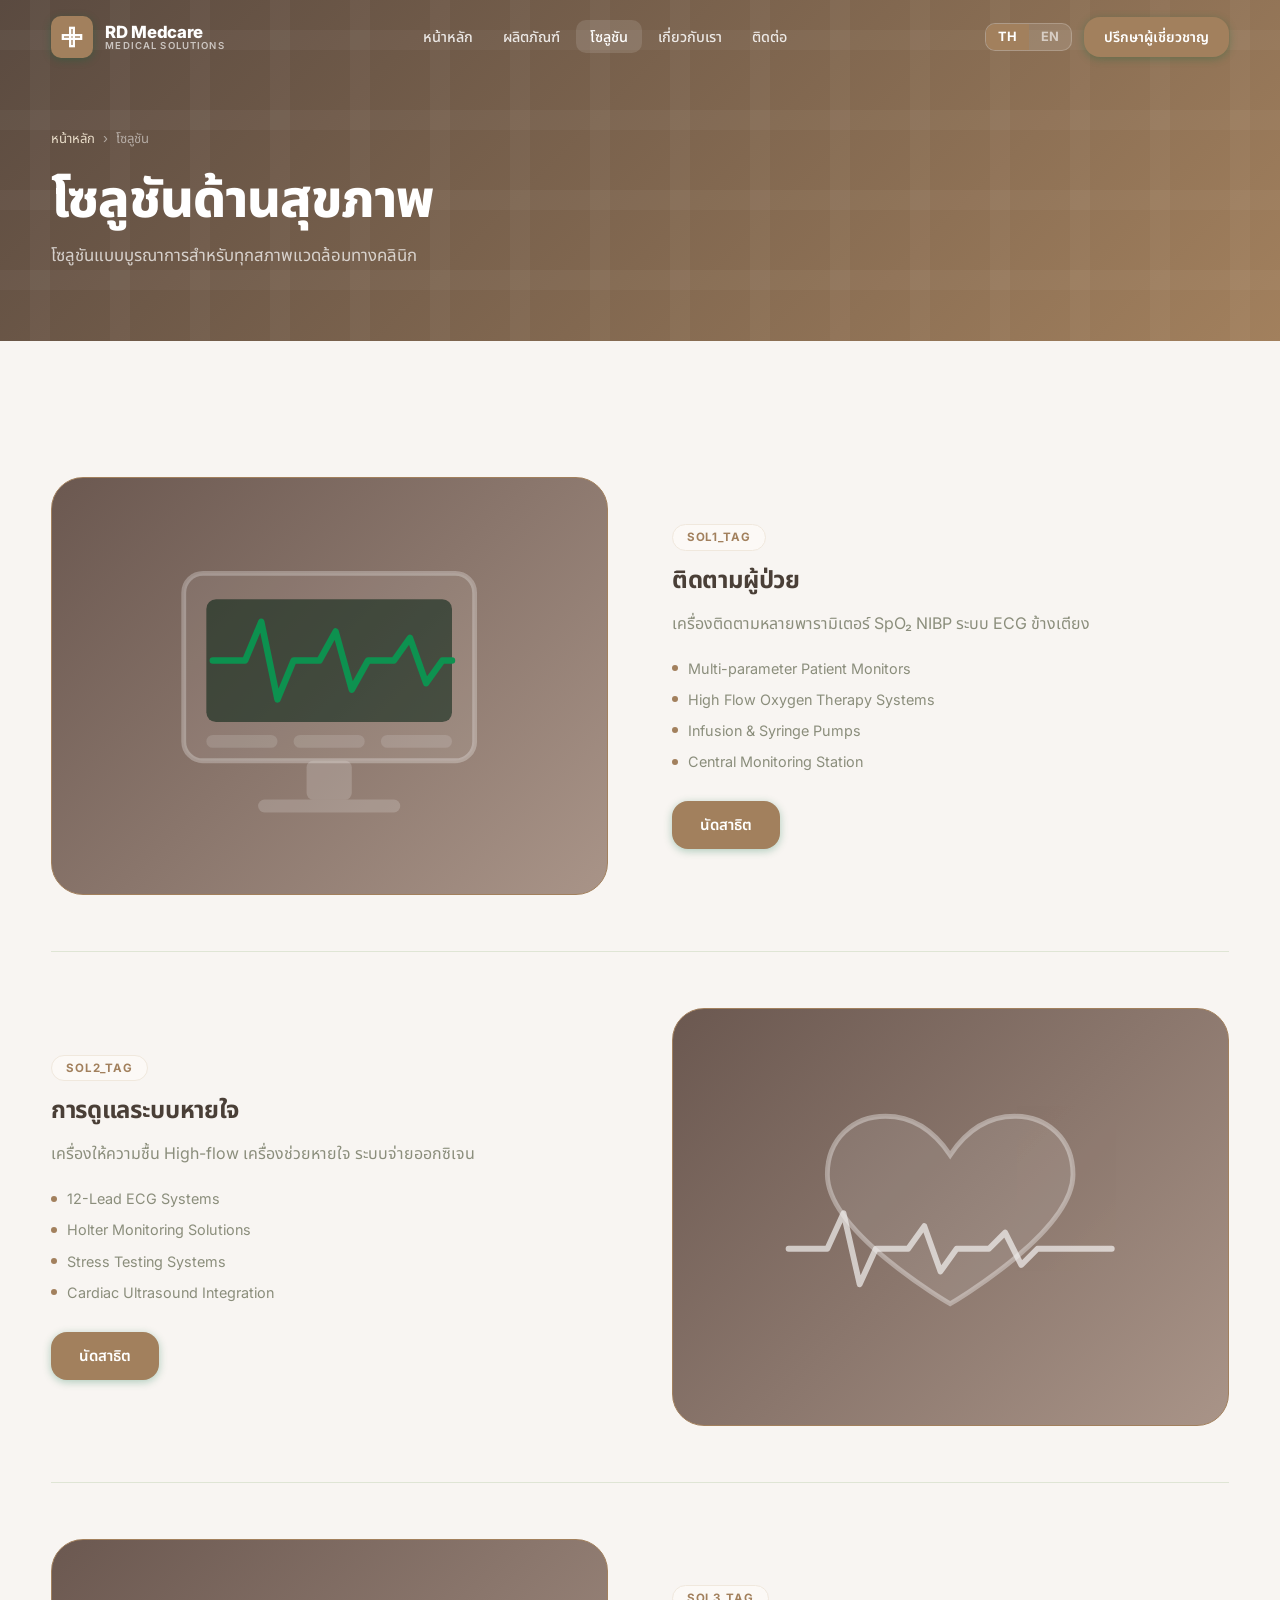
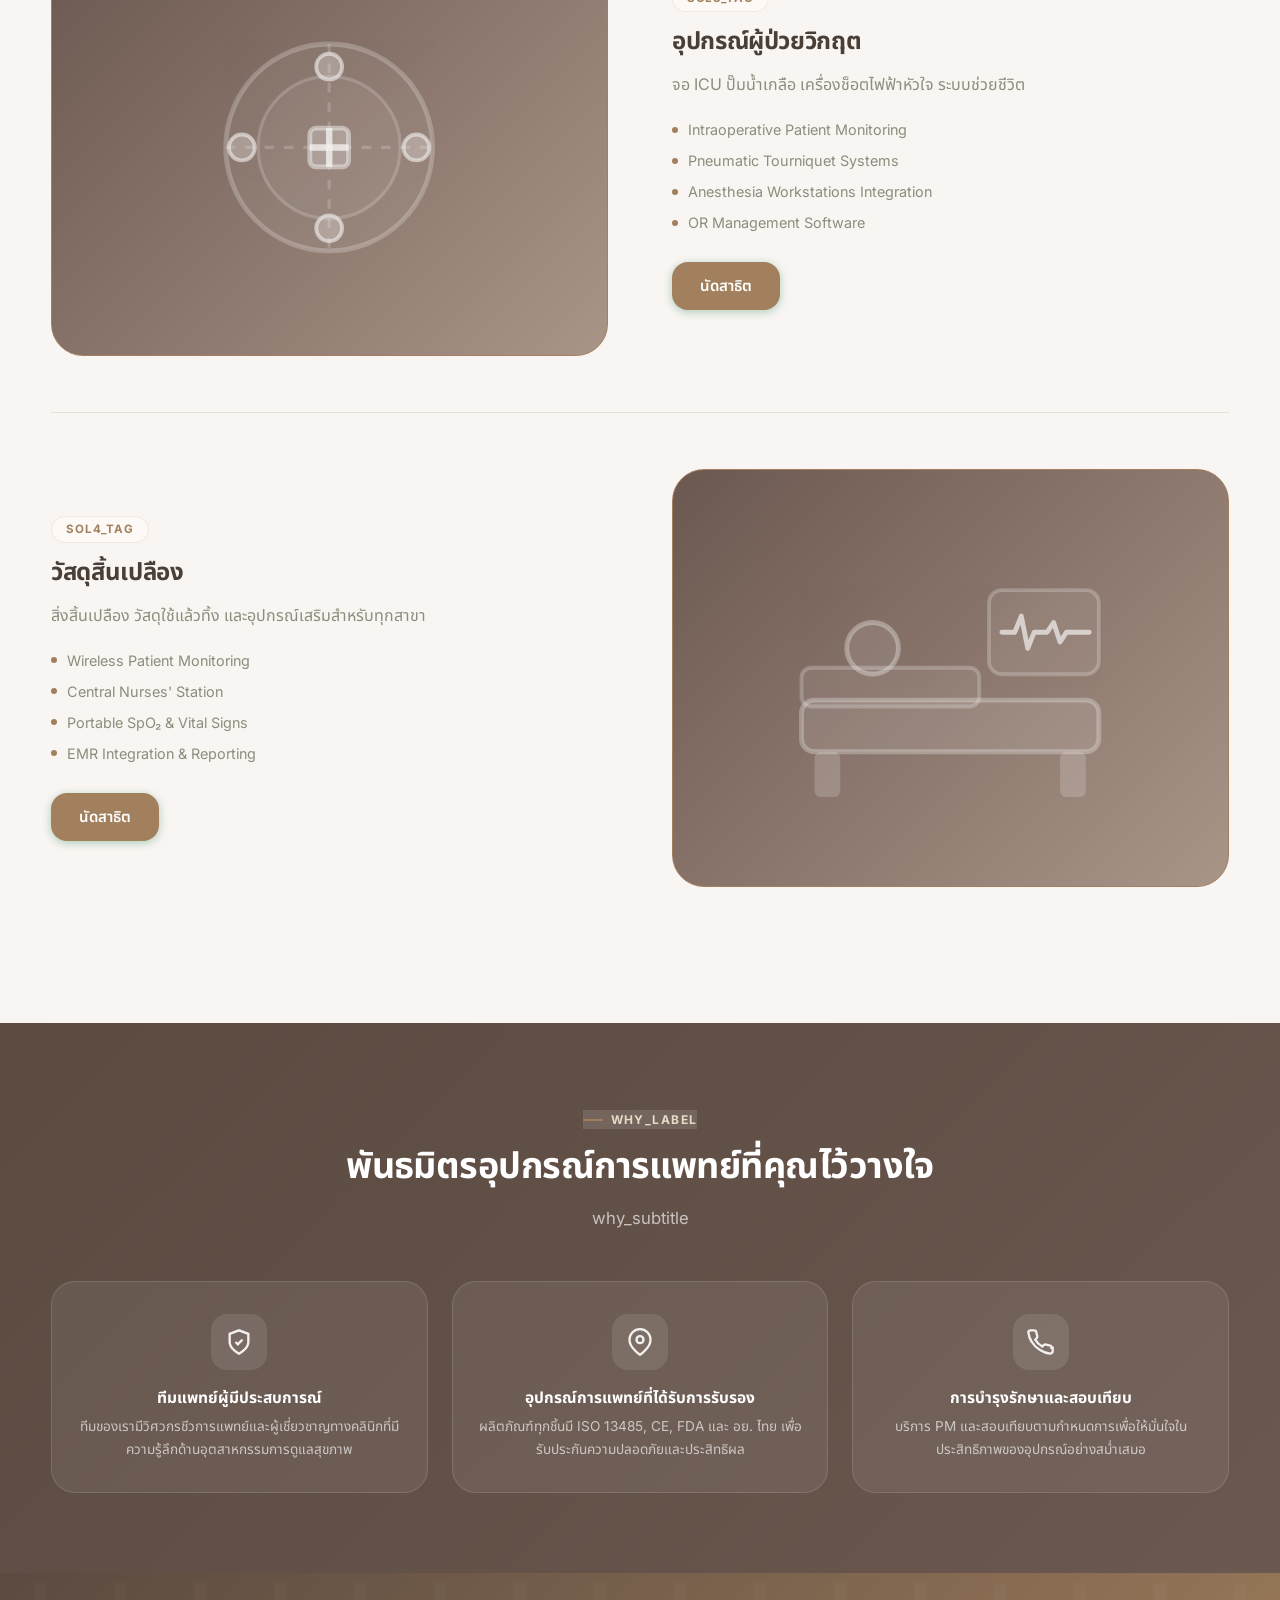
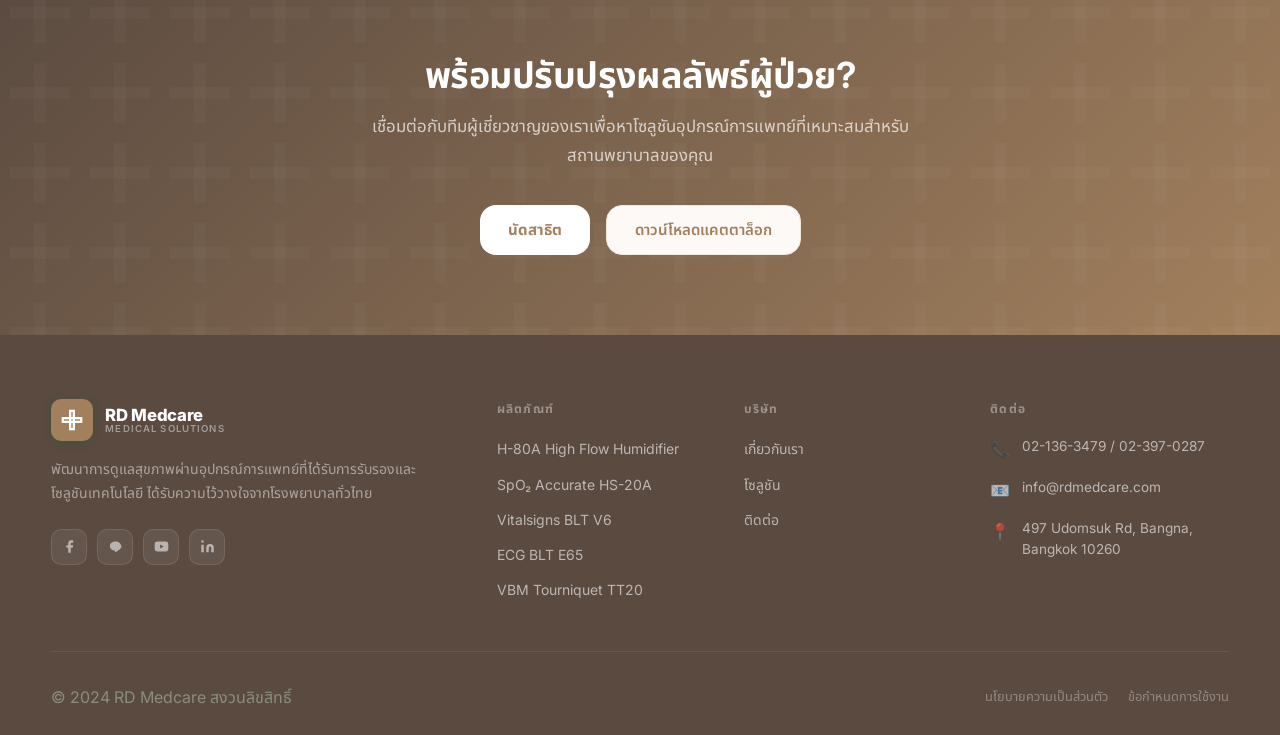
<file: solutions.html>
<!DOCTYPE html>
<html lang="th">
<head>
  <meta charset="UTF-8" />
  <meta name="viewport" content="width=device-width, initial-scale=1.0" />
  <title>Solutions – RD Medcare Healthcare Solutions Thailand</title>
  <meta name="description" content="โซลูชันอุปกรณ์การแพทย์ของ RD Medcare สำหรับ ICU, Cardiology, Operating Room และ General Ward" />
  <meta name="robots" content="index, follow" />
  <link rel="canonical" href="https://rdmedcare-new.netlify.app/solutions.html" />
  <meta property="og:title"       content="Solutions – RD Medcare Healthcare" />
  <meta property="og:description" content="Integrated medical technology solutions tailored for every care setting." />
  <meta property="og:url"         content="https://rdmedcare-new.netlify.app/solutions.html" />
  <link rel="preconnect" href="https://fonts.googleapis.com" />
  <link rel="preconnect" href="https://fonts.gstatic.com" crossorigin />
  <link href="https://fonts.googleapis.com/css2?family=Inter:wght@400;500;600;700;800;900&family=Noto+Sans+Thai:wght@400;500;600;700;800&display=swap" rel="stylesheet" />
  <link rel="stylesheet" href="assets/css/styles.css" />
  <link rel="icon" type="image/svg+xml" href="data:image/svg+xml,%3Csvg xmlns='http://www.w3.org/2000/svg' viewBox='0 0 100 100'%3E%3Crect width='100' height='100' rx='20' fill='%23006b3c'/%3E%3Crect x='40' y='15' width='20' height='70' fill='%23ffffff'/%3E%3Crect x='15' y='40' width='70' height='20' fill='%23ffffff'/%3E%3C/svg%3E" />
</head>
<body>

<!-- ══ NAVBAR ════════════════════════════════════════════════ -->
<nav class="navbar" id="navbar">
  <div class="container">
    <div class="nav-inner">
      <a href="index.html" class="nav-logo">
        <div class="nav-logo-mark">
          <svg viewBox="0 0 24 24"><rect x="10" y="2" width="4" height="20"/><rect x="2" y="10" width="20" height="4"/></svg>
        </div>
        <div class="nav-logo-text">
          <span class="nav-logo-name">RD Medcare</span>
          <span class="nav-logo-sub">Medical Solutions</span>
        </div>
      </a>
      <ul class="nav-links">
        <li><a href="index.html"    data-i18n="nav_home">Home</a></li>
        <li><a href="products.html" data-i18n="nav_products">Products</a></li>
        <li><a href="solutions.html"data-i18n="nav_solutions">Solutions</a></li>
        <li><a href="about.html"    data-i18n="nav_about">About</a></li>
        <li><a href="contact.html"  data-i18n="nav_contact">Contact</a></li>
      </ul>
      <div class="nav-controls">
        <div class="lang-switcher">
          <button class="lang-btn" data-lang="th">TH</button>
          <button class="lang-btn" data-lang="en">EN</button>
        </div>
        <a href="contact.html" class="btn btn-primary btn-sm nav-cta" data-i18n="nav_cta">Contact Specialist</a>
        <button class="hamburger" id="hamburger" aria-label="Open menu">
          <span></span><span></span><span></span>
        </button>
      </div>
    </div>
  </div>
</nav>
<div class="mobile-menu" id="mobileMenu">
  <a href="index.html"    data-i18n="nav_home">Home</a>
  <a href="products.html" data-i18n="nav_products">Products</a>
  <a href="solutions.html"data-i18n="nav_solutions">Solutions</a>
  <a href="about.html"    data-i18n="nav_about">About</a>
  <a href="contact.html"  data-i18n="nav_contact">Contact</a>
  <div class="lang-switcher mt-3">
    <button class="lang-btn" data-lang="th">TH</button>
    <button class="lang-btn" data-lang="en">EN</button>
  </div>
</div>

<!-- PAGE HERO -->
<section class="page-hero">
  <div class="container">
    <div class="breadcrumb">
      <a href="index.html" data-i18n="nav_home">Home</a>
      <span>›</span>
      <span data-i18n="nav_solutions">Solutions</span>
    </div>
    <h1 class="page-hero-title" data-i18n="sp_title">Healthcare Solutions</h1>
    <p class="page-hero-desc" data-i18n="sp_desc">
      Integrated medical technology solutions tailored for every care setting.
    </p>
  </div>
</section>

<!-- SOLUTIONS -->
<section class="section solutions-section">
  <div class="container">

    <!-- Solution 1: ICU -->
    <div class="solution-item fade-up">
      <div class="solution-img">
        <svg viewBox="0 0 120 90" fill="none" xmlns="http://www.w3.org/2000/svg">
          <rect x="15" y="10" width="90" height="58" rx="6" fill="rgba(255,255,255,0.08)" stroke="rgba(255,255,255,0.3)" stroke-width="1.5"/>
          <rect x="22" y="18" width="76" height="38" rx="3" fill="rgba(0,30,16,0.6)"/>
          <polyline points="24,37 34,37 39,25 44,49 49,37 57,37 62,28 67,46 72,37 80,37 85,30 90,44 95,37 98,37" stroke="#00954d" stroke-width="2" fill="none" stroke-linecap="round" stroke-linejoin="round"/>
          <rect x="22" y="60" width="22" height="4" rx="2" fill="rgba(255,255,255,0.15)"/>
          <rect x="49" y="60" width="22" height="4" rx="2" fill="rgba(255,255,255,0.15)"/>
          <rect x="76" y="60" width="22" height="4" rx="2" fill="rgba(255,255,255,0.15)"/>
          <rect x="53" y="68" width="14" height="12" rx="2" fill="rgba(255,255,255,0.2)"/>
          <rect x="38" y="80" width="44" height="4" rx="2" fill="rgba(255,255,255,0.2)"/>
        </svg>
      </div>
      <div>
        <span class="solution-tag" data-i18n="sol1_tag">ICU & Critical Care</span>
        <h2 class="solution-title" data-i18n="sol1_title">Intensive Care Unit Solutions</h2>
        <p class="solution-desc" data-i18n="sol1_desc">
          Complete ICU monitoring and life support systems designed for the most critical patients.
        </p>
        <ul class="solution-features">
          <li>Multi-parameter Patient Monitors</li>
          <li>High Flow Oxygen Therapy Systems</li>
          <li>Infusion &amp; Syringe Pumps</li>
          <li>Central Monitoring Station</li>
        </ul>
        <a href="contact.html" class="btn btn-primary" data-i18n="cta_btn1">Request a Demo</a>
      </div>
    </div>

    <!-- Solution 2: Cardiology -->
    <div class="solution-item reverse fade-up">
      <div class="solution-img">
        <svg viewBox="0 0 120 90" fill="none" xmlns="http://www.w3.org/2000/svg">
          <path d="M60 72 C60 72 22 50 22 32 C22 21 30 14 40 14 C50 14 56 20 60 26 C64 20 70 14 80 14 C90 14 98 21 98 32 C98 50 60 72 60 72Z" fill="rgba(255,255,255,0.1)" stroke="rgba(255,255,255,0.4)" stroke-width="1.5"/>
          <polyline points="10,55 22,55 27,44 32,66 37,55 47,55 52,48 57,62 62,55 72,55 77,50 82,60 87,55 110,55" stroke="rgba(255,255,255,0.7)" stroke-width="1.8" fill="none" stroke-linecap="round" stroke-linejoin="round"/>
        </svg>
      </div>
      <div>
        <span class="solution-tag" data-i18n="sol2_tag">Cardiology</span>
        <h2 class="solution-title" data-i18n="sol2_title">Cardiac Monitoring &amp; Diagnostics</h2>
        <p class="solution-desc" data-i18n="sol2_desc">
          Advanced cardiac care systems for comprehensive cardiovascular diagnostics.
        </p>
        <ul class="solution-features">
          <li>12-Lead ECG Systems</li>
          <li>Holter Monitoring Solutions</li>
          <li>Stress Testing Systems</li>
          <li>Cardiac Ultrasound Integration</li>
        </ul>
        <a href="contact.html" class="btn btn-primary" data-i18n="cta_btn1">Request a Demo</a>
      </div>
    </div>

    <!-- Solution 3: OR -->
    <div class="solution-item fade-up">
      <div class="solution-img">
        <svg viewBox="0 0 120 90" fill="none" xmlns="http://www.w3.org/2000/svg">
          <circle cx="60" cy="45" r="32" fill="rgba(255,255,255,0.06)" stroke="rgba(255,255,255,0.25)" stroke-width="1.5"/>
          <circle cx="60" cy="45" r="22" fill="rgba(255,255,255,0.06)" stroke="rgba(255,255,255,0.2)" stroke-width="1"/>
          <line x1="60" y1="13" x2="60" y2="77" stroke="rgba(255,255,255,0.2)" stroke-width="1" stroke-dasharray="3 3"/>
          <line x1="28" y1="45" x2="92" y2="45" stroke="rgba(255,255,255,0.2)" stroke-width="1" stroke-dasharray="3 3"/>
          <rect x="54" y="39" width="12" height="12" rx="2" fill="rgba(255,255,255,0.25)" stroke="rgba(255,255,255,0.5)" stroke-width="1.5"/>
          <line x1="60" y1="39" x2="60" y2="51" stroke="rgba(255,255,255,0.8)" stroke-width="2"/>
          <line x1="54" y1="45" x2="66" y2="45" stroke="rgba(255,255,255,0.8)" stroke-width="2"/>
          <circle cx="60" cy="20" r="4" fill="rgba(255,255,255,0.3)" stroke="rgba(255,255,255,0.6)" stroke-width="1.2"/>
          <circle cx="60" cy="70" r="4" fill="rgba(255,255,255,0.3)" stroke="rgba(255,255,255,0.6)" stroke-width="1.2"/>
          <circle cx="33" cy="45" r="4" fill="rgba(255,255,255,0.3)" stroke="rgba(255,255,255,0.6)" stroke-width="1.2"/>
          <circle cx="87" cy="45" r="4" fill="rgba(255,255,255,0.3)" stroke="rgba(255,255,255,0.6)" stroke-width="1.2"/>
        </svg>
      </div>
      <div>
        <span class="solution-tag" data-i18n="sol3_tag">Operating Room</span>
        <h2 class="solution-title" data-i18n="sol3_title">Surgical &amp; Perioperative Care</h2>
        <p class="solution-desc" data-i18n="sol3_desc">
          Integrated operating room solutions combining patient monitoring, infusion management and surgical safety.
        </p>
        <ul class="solution-features">
          <li>Intraoperative Patient Monitoring</li>
          <li>Pneumatic Tourniquet Systems</li>
          <li>Anesthesia Workstations Integration</li>
          <li>OR Management Software</li>
        </ul>
        <a href="contact.html" class="btn btn-primary" data-i18n="cta_btn1">Request a Demo</a>
      </div>
    </div>

    <!-- Solution 4: General Ward -->
    <div class="solution-item reverse fade-up">
      <div class="solution-img">
        <svg viewBox="0 0 120 90" fill="none" xmlns="http://www.w3.org/2000/svg">
          <rect x="14" y="52" width="92" height="16" rx="4" fill="rgba(255,255,255,0.12)" stroke="rgba(255,255,255,0.3)" stroke-width="1.5"/>
          <rect x="14" y="42" width="55" height="12" rx="3" fill="rgba(255,255,255,0.08)" stroke="rgba(255,255,255,0.25)" stroke-width="1.2"/>
          <circle cx="36" cy="36" r="8" fill="rgba(255,255,255,0.1)" stroke="rgba(255,255,255,0.35)" stroke-width="1.5"/>
          <rect x="18" y="68" width="8" height="14" rx="2" fill="rgba(255,255,255,0.2)"/>
          <rect x="94" y="68" width="8" height="14" rx="2" fill="rgba(255,255,255,0.2)"/>
          <rect x="72" y="18" width="34" height="26" rx="4" fill="rgba(255,255,255,0.08)" stroke="rgba(255,255,255,0.25)" stroke-width="1.2"/>
          <polyline points="76,31 80,31 82,26 84,36 86,31 90,31 92,28 94,34 96,31 103,31" stroke="rgba(255,255,255,0.7)" stroke-width="1.5" fill="none" stroke-linecap="round" stroke-linejoin="round"/>
        </svg>
      </div>
      <div>
        <span class="solution-tag" data-i18n="sol4_tag">General Ward</span>
        <h2 class="solution-title" data-i18n="sol4_title">Ward &amp; Outpatient Monitoring</h2>
        <p class="solution-desc" data-i18n="sol4_desc">
          Scalable monitoring solutions for general wards and outpatient departments.
        </p>
        <ul class="solution-features">
          <li>Wireless Patient Monitoring</li>
          <li>Central Nurses' Station</li>
          <li>Portable SpO₂ &amp; Vital Signs</li>
          <li>EMR Integration &amp; Reporting</li>
        </ul>
        <a href="contact.html" class="btn btn-primary" data-i18n="cta_btn1">Request a Demo</a>
      </div>
    </div>

  </div>
</section>

<!-- WHY CHOOSE -->
<section class="section section-dark">
  <div class="container">
    <div class="text-center">
      <span class="section-eyebrow" style="background:rgba(255,255,255,0.12);color:var(--accent-light);" data-i18n="why_label">Why RD Medcare</span>
      <h2 class="section-heading text-white" data-i18n="why_title">Your Trusted Healthcare Partner</h2>
      <p class="section-lead" style="color:rgba(255,255,255,0.65);" data-i18n="why_subtitle">Combining clinical expertise with cutting-edge technology.</p>
    </div>
    <div class="grid-3">
      <div class="why-card fade-up">
        <div class="why-icon">
          <svg viewBox="0 0 24 24" fill="none" stroke-width="2"><path d="M12 22s8-4 8-10V5l-8-3-8 3v7c0 6 8 10 8 10z"/><polyline points="9 12 11 14 15 10"/></svg>
        </div>
        <h3 class="why-title" data-i18n="why1_title">ISO 13485 Certified</h3>
        <p class="why-desc" data-i18n="why1_desc">Quality management system certified for medical device distribution.</p>
      </div>
      <div class="why-card fade-up">
        <div class="why-icon">
          <svg viewBox="0 0 24 24" fill="none" stroke-width="2"><path d="M21 10c0 7-9 13-9 13s-9-6-9-13a9 9 0 0 1 18 0z"/><circle cx="12" cy="10" r="3"/></svg>
        </div>
        <h3 class="why-title" data-i18n="why2_title">Local Support Network</h3>
        <p class="why-desc" data-i18n="why2_desc">Nationwide service coverage with local engineers across Thailand.</p>
      </div>
      <div class="why-card fade-up">
        <div class="why-icon">
          <svg viewBox="0 0 24 24" fill="none" stroke-width="2"><path d="M22 16.92v3a2 2 0 0 1-2.18 2 19.79 19.79 0 0 1-8.63-3.07A19.5 19.5 0 0 1 4.15 12a19.79 19.79 0 0 1-3.07-8.67A2 2 0 0 1 3.05 2h3a2 2 0 0 1 2 1.72c.127.96.361 1.903.7 2.81a2 2 0 0 1-.45 2.11L7.09 9.91a16 16 0 0 0 6 6l1.27-1.27a2 2 0 0 1 2.11-.45c.907.339 1.85.573 2.81.7A2 2 0 0 1 21 16.92z"/></svg>
        </div>
        <h3 class="why-title" data-i18n="why4_title">24/7 Technical Support</h3>
        <p class="why-desc" data-i18n="why4_desc">Round-the-clock helpdesk and on-site response within 4 hours for critical issues.</p>
      </div>
    </div>
  </div>
</section>

<!-- CTA -->
<section class="section cta-section">
  <div class="container">
    <div class="cta-inner">
      <h2 class="cta-title" data-i18n="cta_title">Ready to Elevate Patient Care?</h2>
      <p class="cta-desc" data-i18n="cta_desc">Talk to our specialists and find the right solution.</p>
      <div class="cta-actions">
        <a href="contact.html" class="btn btn-white"   data-i18n="cta_btn1">Request a Demo</a>
        <a href="contact.html" class="btn btn-ghost" data-i18n="cta_btn2">Contact Us</a>
      </div>
    </div>
  </div>
</section>

<!-- ══ FOOTER ═════════════════════════════════════════════════ -->
<footer class="footer">
  <div class="container">
    <div class="footer-grid">
      <div class="footer-brand">
        <div class="nav-logo">
          <div class="nav-logo-mark">
            <svg viewBox="0 0 24 24"><rect x="10" y="2" width="4" height="20"/><rect x="2" y="10" width="20" height="4"/></svg>
          </div>
          <div class="nav-logo-text">
            <span class="nav-logo-name">RD Medcare</span>
            <span class="nav-logo-sub">Medical Solutions</span>
          </div>
        </div>
        <p class="footer-tagline" data-i18n="footer_tagline">Advancing healthcare through certified medical equipment and technology solutions.</p>
        <div class="footer-socials">
          <a href="https://www.facebook.com/RDMedcare" class="social-link" aria-label="Facebook" target="_blank" rel="noopener">
            <svg viewBox="0 0 24 24" fill="currentColor"><path d="M18 2h-3a5 5 0 0 0-5 5v3H7v4h3v8h4v-8h3l1-4h-4V7a1 1 0 0 1 1-1h3z"/></svg>
          </a>
          <a href="#" class="social-link" aria-label="LINE">
            <svg viewBox="0 0 24 24" fill="currentColor"><path d="M21 11.5C21 7.36 16.97 4 12 4S3 7.36 3 11.5c0 3.54 3.14 6.51 7.38 7.07.29.06.68.19.78.44.09.22.06.57.03.79l-.13.78c-.04.22-.18.88.77.48S17.4 18.11 19.3 16h.01c1.3-1.42 2.7-3.47 2.7-4.5z"/></svg>
          </a>
          <a href="https://www.youtube.com/channel/UCJwEmMHjLfQvIDCD9JPSnoQ" class="social-link" aria-label="YouTube" target="_blank" rel="noopener">
            <svg viewBox="0 0 24 24" fill="currentColor"><path d="M22.54 6.42a2.78 2.78 0 0 0-1.95-1.96C18.88 4 12 4 12 4s-6.88 0-8.59.46a2.78 2.78 0 0 0-1.95 1.96A29 29 0 0 0 1 12a29 29 0 0 0 .46 5.58A2.78 2.78 0 0 0 3.41 19.6C5.12 20 12 20 12 20s6.88 0 8.59-.46a2.78 2.78 0 0 0 1.95-1.95A29 29 0 0 0 23 12a29 29 0 0 0-.46-5.58zM9.75 15.02V8.98L15.5 12l-5.75 3.02z"/></svg>
          </a>
          <a href="https://th.linkedin.com/in/rd-medcare-b5319b108" class="social-link" aria-label="LinkedIn" target="_blank" rel="noopener">
            <svg viewBox="0 0 24 24" fill="currentColor"><path d="M16 8a6 6 0 0 1 6 6v7h-4v-7a2 2 0 0 0-2-2 2 2 0 0 0-2 2v7h-4v-7a6 6 0 0 1 6-6zM2 9h4v12H2z"/><circle cx="4" cy="4" r="2"/></svg>
          </a>
        </div>
      </div>
      <div>
        <div class="footer-col-title" data-i18n="ft_products">Products</div>
        <ul class="footer-links">
          <li><a href="products.html#hfh">H-80A High Flow Humidifier</a></li>
          <li><a href="products.html#spo2">SpO₂ Accurate HS-20A</a></li>
          <li><a href="products.html#pm">Vitalsigns BLT V6</a></li>
          <li><a href="products.html#ecg">ECG BLT E65</a></li>
          <li><a href="products.html#tourniquet">VBM Tourniquet TT20</a></li>
        </ul>
      </div>
      <div>
        <div class="footer-col-title" data-i18n="ft_company">Company</div>
        <ul class="footer-links">
          <li><a href="about.html"     data-i18n="nav_about">About</a></li>
          <li><a href="solutions.html" data-i18n="nav_solutions">Solutions</a></li>
          <li><a href="contact.html"   data-i18n="nav_contact">Contact</a></li>
        </ul>
      </div>
      <div>
        <div class="footer-col-title" data-i18n="ft_contact">Contact</div>
        <div class="footer-contact-item"><span>📞</span><span>02-136-3479 / 02-397-0287</span></div>
        <div class="footer-contact-item"><span>📧</span><span>info@rdmedcare.com</span></div>
        <div class="footer-contact-item"><span>📍</span><span>497 Udomsuk Rd, Bangna, Bangkok 10260</span></div>
      </div>
    </div>
    <div class="footer-bottom">
      <p data-i18n="footer_copy">© 2026 RD Medcare. All rights reserved.</p>
      <div class="footer-legal">
        <a href="#" data-i18n="footer_privacy">Privacy Policy</a>
        <a href="#" data-i18n="footer_terms">Terms of Use</a>
      </div>
    </div>
  </div>
</footer>

<button class="scroll-top" id="scrollTop">↑</button>
<script src="assets/js/lang.js"></script>
<script src="assets/js/main.js"></script>
</body>
</html>
</file>
<file: assets/css/styles.css>
/* ============================================================
   RD Medcare – Medical Technology Design System
   Palette: Earth Tone / Warm Brown-Grey / Luxury
   ============================================================ */

/* ─── Design Tokens ─────────────────────────────────────── */
:root {
  /* Soft accidental palette — lighter, warmer, casual */
  --green-900:  #5a4a40;
  --green-800:  #6b5850;
  --green-700:  #a2805d;
  --green-600:  #a99488;
  --green-500:  #b8a896;
  --green-400:  #dac6a3;
  --green-300:  #e8dcc8;
  --green-200:  #f0e8dd;
  --green-100:  #f8f2ec;
  --green-50:   #fcf9f6;

  /* Muted sage + warm grey neutrals — softer */
  --gray-950:  #3a2f27;
  --gray-900:  #4a3f37;
  --gray-800:  #5a4f47;
  --gray-700:  #6a5f57;
  --gray-600:  #8b8e7c;
  --gray-500:  #9a9f8f;
  --gray-400:  #b3b8a8;
  --gray-300:  #ccd2c2;
  --gray-200:  #dfe5d5;
  --gray-100:  #ede8e4;
  --gray-50:   #f8f5f2;
  --white:     #ffffff;

  /* Semantic */
  --primary:        var(--green-700);
  --primary-dark:   var(--green-800);
  --primary-light:  var(--green-500);
  --accent:         var(--green-400);
  --accent-light:   var(--green-300);
  --surface:        var(--white);
  --surface-alt:    var(--gray-50);
  --surface-tint:   var(--green-50);
  --border:         var(--gray-200);
  --border-strong:  var(--gray-300);
  --text-primary:   var(--gray-900);
  --text-secondary: var(--gray-600);
  --text-muted:     var(--gray-400);

  /* Spacing */
  --r-xs:  6px;
  --r-sm:  10px;
  --r-md:  16px;
  --r-lg:  24px;
  --r-xl:  32px;
  --r-2xl: 48px;

  /* Shadows */
  --shadow-sm:  0 1px 3px rgba(90,74,64,0.06), 0 1px 2px rgba(90,74,64,0.04);
  --shadow-md:  0 4px 16px rgba(90,74,64,0.08), 0 2px 6px rgba(90,74,64,0.05);
  --shadow-lg:  0 12px 40px rgba(90,74,64,0.10), 0 4px 12px rgba(90,74,64,0.06);
  --shadow-xl:  0 24px 64px rgba(90,74,64,0.12);

  /* Motion */
  --ease:     cubic-bezier(0.4, 0, 0.2, 1);
  --duration: 0.3s;
  --trans:    var(--duration) var(--ease);

  /* Typography */
  --font: 'Inter', 'Noto Sans Thai', system-ui, sans-serif;
}

/* ─── Reset ─────────────────────────────────────────────── */
*, *::before, *::after { box-sizing: border-box; margin: 0; padding: 0; }
html { scroll-behavior: smooth; -webkit-text-size-adjust: 100%; }
body {
  font-family: var(--font);
  font-size: 16px;
  line-height: 1.6;
  color: var(--text-primary);
  background: var(--green-100);
  overflow-x: hidden;
}
img  { max-width: 100%; height: auto; display: block; }
a    { text-decoration: none; color: inherit; }
ul   { list-style: none; }
button { cursor: pointer; border: none; background: none; font-family: inherit; }
input, textarea, select {
  font-family: inherit;
  font-size: inherit;
}

/* ─── Typography Scale ───────────────────────────────────── */
h1 { font-size: clamp(2rem, 4.5vw, 3.25rem); font-weight: 800; line-height: 1.15; letter-spacing: -0.02em; }
h2 { font-size: clamp(1.5rem, 3vw, 2.25rem); font-weight: 700; line-height: 1.25; letter-spacing: -0.015em; }
h3 { font-size: clamp(1.05rem, 1.8vw, 1.25rem); font-weight: 600; line-height: 1.35; }
h4 { font-size: 1rem; font-weight: 600; }
p  { font-size: 1rem; line-height: 1.7; color: var(--text-secondary); }
small { font-size: 0.875rem; }

/* ─── Layout ─────────────────────────────────────────────── */
.container { width: min(1200px, 92vw); margin-inline: auto; }
.section    { padding-block: 5rem; }
.section-sm { padding-block: 3rem; }

.grid-2 { display: grid; grid-template-columns: repeat(auto-fit, minmax(300px, 1fr)); gap: 1.5rem; }
.grid-3 { display: grid; grid-template-columns: repeat(auto-fit, minmax(260px, 1fr)); gap: 1.5rem; }
.grid-4 { display: grid; grid-template-columns: repeat(auto-fit, minmax(200px, 1fr)); gap: 1.25rem; }
.grid-6 { display: grid; grid-template-columns: repeat(auto-fit, minmax(160px, 1fr)); gap: 1.25rem; }

.flex        { display: flex; }
.flex-center { display: flex; align-items: center; justify-content: center; }
.text-center { text-align: center; }

/* ─── Section Header ─────────────────────────────────────── */
.section-eyebrow {
  display: inline-flex;
  align-items: center;
  gap: 0.5rem;
  font-size: 0.75rem;
  font-weight: 700;
  letter-spacing: 0.12em;
  text-transform: uppercase;
  color: var(--primary);
  margin-bottom: 0.875rem;
}
.section-eyebrow::before {
  content: '';
  display: block;
  width: 20px;
  height: 2px;
  background: var(--primary);
  border-radius: 2px;
}
.section-heading {
  color: var(--text-primary);
  margin-bottom: 1rem;
}
.section-lead {
  max-width: 580px;
  margin-inline: auto;
  margin-bottom: 3rem;
  font-size: 1.05rem;
  color: var(--text-secondary);
}

/* ─── Buttons ────────────────────────────────────────────── */
.btn {
  display: inline-flex;
  align-items: center;
  gap: 0.5rem;
  padding: 0.75rem 1.75rem;
  font-size: 0.9375rem;
  font-weight: 600;
  border-radius: var(--r-md);
  transition: var(--trans);
  white-space: nowrap;
}
.btn-primary {
  background: var(--primary);
  color: var(--white);
  box-shadow: 0 2px 8px rgba(0,107,60,0.3);
}
.btn-primary:hover {
  background: var(--green-800);
  transform: translateY(-1px);
  box-shadow: 0 6px 20px rgba(0,107,60,0.35);
}
.btn-outline {
  background: transparent;
  color: var(--white);
  border: 1.5px solid rgba(255,255,255,0.55);
}
.btn-outline:hover {
  background: rgba(255,255,255,0.12);
  border-color: rgba(255,255,255,0.85);
}
.btn-ghost {
  background: var(--green-50);
  color: var(--primary);
  border: 1.5px solid var(--green-200);
}
.btn-ghost:hover {
  background: var(--green-100);
  border-color: var(--green-300);
  transform: translateY(-1px);
}
.btn-white {
  background: var(--white);
  color: var(--primary);
  font-weight: 700;
}
.btn-white:hover {
  background: var(--green-50);
  transform: translateY(-1px);
  box-shadow: var(--shadow-md);
}
.btn-sm { padding: 0.55rem 1.25rem; font-size: 0.875rem; }
.btn-lg { padding: 1rem 2.25rem; font-size: 1rem; border-radius: var(--r-lg); }

/* ─── Navbar ─────────────────────────────────────────────── */
.navbar {
  position: fixed;
  inset-block-start: 0;
  inset-inline: 0;
  z-index: 900;
  padding-block: 1rem;
  transition: background var(--trans), box-shadow var(--trans), padding var(--trans);
}
.navbar.scrolled {
  background: rgba(255,255,255,0.97);
  backdrop-filter: blur(12px);
  -webkit-backdrop-filter: blur(12px);
  box-shadow: 0 1px 0 var(--border), 0 4px 20px rgba(0,0,0,0.06);
  padding-block: 0.625rem;
}
.nav-inner {
  display: flex;
  align-items: center;
  justify-content: space-between;
  gap: 1rem;
}

/* Logo */
.nav-logo {
  display: flex;
  align-items: center;
  gap: 0.75rem;
  flex-shrink: 0;
}
.nav-logo-mark {
  width: 42px; height: 42px;
  background: var(--primary);
  border-radius: var(--r-sm);
  display: flex;
  align-items: center;
  justify-content: center;
  flex-shrink: 0;
  box-shadow: 0 2px 8px rgba(0,107,60,0.3);
}
.nav-logo-mark svg { width: 22px; height: 22px; fill: none; stroke: var(--white); stroke-width: 2.5; }
.nav-logo-text { display: flex; flex-direction: column; line-height: 1; }
.nav-logo-name {
  font-size: 1.05rem;
  font-weight: 800;
  letter-spacing: -0.02em;
  color: var(--white);
  transition: color var(--trans);
}
.navbar.scrolled .nav-logo-name { color: var(--green-800); }
.nav-logo-sub {
  font-size: 0.6rem;
  font-weight: 600;
  letter-spacing: 0.12em;
  text-transform: uppercase;
  color: rgba(255,255,255,0.65);
  transition: color var(--trans);
}
.navbar.scrolled .nav-logo-sub { color: var(--text-muted); }

/* Nav links */
.nav-links {
  display: none;
  align-items: center;
  gap: 0.125rem;
}
@media (min-width: 900px) { .nav-links { display: flex; } }
.nav-links a {
  font-size: 0.9rem;
  font-weight: 500;
  color: rgba(255,255,255,0.85);
  padding: 0.5rem 0.875rem;
  border-radius: var(--r-sm);
  transition: var(--trans);
}
.nav-links a:hover, .nav-links a.active {
  color: var(--white);
  background: rgba(255,255,255,0.12);
}
.navbar.scrolled .nav-links a { color: var(--text-secondary); }
.navbar.scrolled .nav-links a:hover,
.navbar.scrolled .nav-links a.active {
  color: var(--primary);
  background: var(--green-50);
}

/* Nav right controls */
.nav-controls {
  display: flex;
  align-items: center;
  gap: 0.75rem;
}
.lang-switcher {
  display: flex;
  background: rgba(255,255,255,0.12);
  border: 1px solid rgba(255,255,255,0.2);
  border-radius: var(--r-sm);
  overflow: hidden;
}
.navbar.scrolled .lang-switcher {
  background: var(--gray-100);
  border-color: var(--border);
}
.lang-btn {
  padding: 0.35rem 0.75rem;
  font-size: 0.8rem;
  font-weight: 700;
  color: rgba(255,255,255,0.6);
  transition: var(--trans);
}
.lang-btn.active {
  background: var(--primary);
  color: var(--white);
}
.lang-btn:hover:not(.active) { color: var(--white); }
.navbar.scrolled .lang-btn { color: var(--text-muted); }
.navbar.scrolled .lang-btn.active { color: var(--white); }
.navbar.scrolled .lang-btn:hover:not(.active) { color: var(--primary); }

.nav-cta { display: none; }
@media (min-width: 900px) { .nav-cta { display: inline-flex; } }

/* Hamburger */
.hamburger {
  display: flex;
  flex-direction: column;
  justify-content: center;
  gap: 5px;
  padding: 0.5rem;
  width: 40px; height: 40px;
}
.hamburger span {
  display: block;
  height: 2px;
  width: 100%;
  background: var(--white);
  border-radius: 2px;
  transition: var(--trans);
}
.navbar.scrolled .hamburger span { background: var(--gray-700); }
.hamburger.open span:nth-child(1) { transform: translateY(7px) rotate(45deg); }
.hamburger.open span:nth-child(2) { opacity: 0; transform: scaleX(0); }
.hamburger.open span:nth-child(3) { transform: translateY(-7px) rotate(-45deg); }
@media (min-width: 900px) { .hamburger { display: none; } }

/* ─── Mobile Menu ────────────────────────────────────────── */
.mobile-menu {
  position: fixed;
  inset: 0;
  z-index: 850;
  background: var(--green-900);
  display: flex;
  flex-direction: column;
  align-items: center;
  justify-content: center;
  gap: 0.5rem;
  padding: 2rem;
  transform: translateX(100%);
  transition: transform 0.4s var(--ease);
}
.mobile-menu.open { transform: translateX(0); }
.mobile-menu a {
  font-size: 1.35rem;
  font-weight: 700;
  color: rgba(255,255,255,0.8);
  padding: 0.75rem 2rem;
  border-radius: var(--r-md);
  width: 100%;
  text-align: center;
  transition: var(--trans);
}
.mobile-menu a:hover { color: var(--white); background: rgba(255,255,255,0.08); }
.mobile-menu .lang-switcher {
  margin-top: 1.5rem;
  background: rgba(255,255,255,0.08);
}
@media (min-width: 900px) { .mobile-menu { display: none !important; } }

/* ─── Page Hero (inner pages) ────────────────────────────── */
.page-hero {
  background: linear-gradient(135deg, var(--green-900) 0%, var(--green-700) 100%);
  padding: 8rem 0 4.5rem;
  position: relative;
  overflow: hidden;
}
.page-hero::after {
  content: '';
  position: absolute;
  inset: 0;
  background: url("data:image/svg+xml,%3Csvg width='80' height='80' viewBox='0 0 80 80' xmlns='http://www.w3.org/2000/svg'%3E%3Cg fill='%23ffffff' fill-opacity='0.03'%3E%3Crect x='30' y='0' width='20' height='80'/%3E%3Crect x='0' y='30' width='80' height='20'/%3E%3C/g%3E%3C/svg%3E");
}
.page-hero .container { position: relative; z-index: 1; }
.page-hero-title { color: var(--white); margin-bottom: 0.75rem; }
.page-hero-desc  { color: rgba(255,255,255,0.72); font-size: 1.05rem; max-width: 560px; }
.breadcrumb {
  display: flex;
  align-items: center;
  gap: 0.5rem;
  font-size: 0.82rem;
  color: rgba(255,255,255,0.5);
  margin-bottom: 1.25rem;
}
.breadcrumb a { color: var(--green-300); }
.breadcrumb a:hover { color: var(--white); }
.breadcrumb-sep { opacity: 0.4; }

/* ─── Hero (Home) ────────────────────────────────────────── */
.hero {
  min-height: 100svh;
  background: linear-gradient(160deg, var(--green-900) 0%, var(--green-800) 45%, var(--green-700) 100%);
  display: flex;
  align-items: center;
  padding-top: 80px;
  position: relative;
  overflow: hidden;
}
/* Medical cross grid background */
.hero::before {
  content: '';
  position: absolute;
  inset: 0;
  background: url("data:image/svg+xml,%3Csvg width='80' height='80' viewBox='0 0 80 80' xmlns='http://www.w3.org/2000/svg'%3E%3Cg fill='%23ffffff' fill-opacity='0.025'%3E%3Crect x='34' y='10' width='12' height='60'/%3E%3Crect x='10' y='34' width='60' height='12'/%3E%3C/g%3E%3C/svg%3E");
}
.hero::after {
  content: '';
  position: absolute;
  width: 700px; height: 700px;
  background: radial-gradient(circle, rgba(42,176,110,0.18) 0%, transparent 70%);
  right: -100px; top: -100px;
  pointer-events: none;
}
.hero-inner {
  display: grid;
  grid-template-columns: 1fr 1fr;
  gap: 4rem;
  align-items: center;
  position: relative;
  z-index: 2;
}
@media (max-width: 880px) {
  .hero-inner { grid-template-columns: 1fr; }
  .hero-visual { display: none; }
}

/* Hero text */
.hero-pill {
  display: inline-flex;
  align-items: center;
  gap: 0.5rem;
  background: rgba(255,255,255,0.1);
  border: 1px solid rgba(255,255,255,0.2);
  border-radius: 999px;
  padding: 0.4rem 1rem 0.4rem 0.6rem;
  font-size: 0.8rem;
  font-weight: 600;
  color: var(--green-200);
  margin-bottom: 1.5rem;
}
.hero-pill-dot {
  width: 8px; height: 8px;
  background: var(--green-300);
  border-radius: 50%;
  animation: blink 2.2s ease-in-out infinite;
}
@keyframes blink {
  0%, 100% { opacity: 1; }
  50%       { opacity: 0.35; }
}
.hero-title {
  color: var(--white);
  margin-bottom: 1.25rem;
}
.hero-title-accent {
  color: var(--green-300);
}
.hero-desc {
  font-size: 1.1rem;
  color: rgba(255,255,255,0.72);
  line-height: 1.75;
  margin-bottom: 2.5rem;
  max-width: 520px;
}
.hero-ctas {
  display: flex;
  gap: 1rem;
  flex-wrap: wrap;
  margin-bottom: 3rem;
}
.hero-metrics {
  display: flex;
  gap: 2.5rem;
  padding-top: 2rem;
  border-top: 1px solid rgba(255,255,255,0.12);
  flex-wrap: wrap;
}
.hero-metric-value {
  font-size: 1.75rem;
  font-weight: 800;
  color: var(--white);
  line-height: 1;
}
.hero-metric-label {
  font-size: 0.78rem;
  color: rgba(255,255,255,0.55);
  margin-top: 0.3rem;
}

/* Hero visual */
.hero-visual {
  position: relative;
}
.hero-img-frame {
  aspect-ratio: 4/5;
  max-width: 400px;
  margin-inline: auto;
  border-radius: var(--r-2xl);
  overflow: hidden;
  background: rgba(255,255,255,0.08);
  border: 1px solid rgba(255,255,255,0.14);
  display: flex;
  align-items: center;
  justify-content: center;
  padding: 1.5rem;
  position: relative;
}
.hero-img-frame img {
  width: 100%;
  height: 100%;
  object-fit: contain;
  filter: drop-shadow(0 8px 32px rgba(0,0,0,0.18));
}
/* Floating stat cards */
.hero-stat-card {
  position: absolute;
  background: var(--white);
  border-radius: var(--r-md);
  padding: 0.875rem 1.125rem;
  box-shadow: var(--shadow-lg);
  display: flex;
  align-items: center;
  gap: 0.75rem;
  animation: float-card 5s ease-in-out infinite;
}
.hero-stat-card:nth-child(2) { animation-delay: 2s; }
.hero-stat-card:nth-child(3) { animation-delay: 4s; }
@keyframes float-card {
  0%, 100% { transform: translateY(0); }
  50%       { transform: translateY(-8px); }
}
.stat-card-icon {
  width: 38px; height: 38px;
  border-radius: var(--r-sm);
  background: var(--green-50);
  display: flex;
  align-items: center;
  justify-content: center;
  font-size: 1.25rem;
  flex-shrink: 0;
}
/* ─── SVG Icon sizing ────────────────────────────────────── */
.sol-icon svg,
.service-icon svg,
.why-item-icon svg { width: 26px; height: 26px; display: block; }
.stat-card-icon svg { width: 20px; height: 20px; display: block; }
.contact-detail-icon svg { width: 18px; height: 18px; display: block; }
.social-link svg { width: 15px; height: 15px; display: block; }
.stat-card-info .label { font-size: 0.68rem; color: var(--text-muted); line-height: 1; }
.stat-card-info .value { font-size: 1rem; font-weight: 700; color: var(--green-800); }
.stat-card-a { bottom: 12%; left: -6%; }
.stat-card-b { top: 12%; right: -6%; }
.stat-card-c { top: 52%; left: -8%; }

/* ─── Ticker strip ───────────────────────────────────────── */
.ticker-wrap {
  background: var(--green-800);
  padding: 0.875rem 0;
  overflow: hidden;
  position: relative;
}
.ticker-track {
  display: flex;
  gap: 3.5rem;
  width: max-content;
  animation: ticker 30s linear infinite;
}
.ticker-track:hover { animation-play-state: paused; }
@keyframes ticker {
  from { transform: translateX(0); }
  to   { transform: translateX(-50%); }
}
.ticker-item {
  display: flex;
  align-items: center;
  gap: 0.625rem;
  font-size: 0.85rem;
  font-weight: 600;
  color: rgba(255,255,255,0.75);
  white-space: nowrap;
}
.ticker-item::before {
  content: '+';
  color: var(--green-300);
  font-weight: 800;
}

/* ─── Medical Solutions Grid ─────────────────────────────── */
.solutions-section { background: var(--surface-alt); }
.solution-card {
  background: var(--white);
  border: 1px solid var(--border);
  border-radius: var(--r-lg);
  padding: 2rem 1.75rem;
  transition: var(--trans);
  cursor: pointer;
  position: relative;
  overflow: hidden;
}
.solution-card::before {
  content: '';
  position: absolute;
  top: 0; left: 0; right: 0;
  height: 3px;
  background: linear-gradient(90deg, var(--primary), var(--green-400));
  transform: scaleX(0);
  transform-origin: left;
  transition: transform var(--trans);
}
.solution-card:hover { border-color: var(--green-300); box-shadow: var(--shadow-md); transform: translateY(-3px); }
.solution-card:hover::before { transform: scaleX(1); }
.sol-icon {
  width: 52px; height: 52px;
  background: var(--green-50);
  border-radius: var(--r-md);
  display: flex;
  align-items: center;
  justify-content: center;
  margin-bottom: 1.25rem;
  font-size: 1.625rem;
  transition: var(--trans);
}
.solution-card:hover .sol-icon { background: var(--green-100); }
.sol-title {
  font-size: 1rem;
  font-weight: 700;
  color: var(--text-primary);
  margin-bottom: 0.5rem;
}
.sol-desc { font-size: 0.88rem; color: var(--text-secondary); line-height: 1.65; }

/* ─── Product Cards ──────────────────────────────────────── */
.products-section { background: var(--white); }
.product-card {
  background: var(--white);
  border: 1px solid var(--border);
  border-radius: var(--r-lg);
  overflow: hidden;
  transition: var(--trans);
  display: flex;
  flex-direction: column;
}
.product-card:hover { border-color: var(--green-300); box-shadow: var(--shadow-lg); transform: translateY(-4px); }
.product-card-image {
  aspect-ratio: 4/3;
  background: var(--white);
  border-bottom: 1px solid var(--border);
  display: flex;
  align-items: center;
  justify-content: center;
  position: relative;
  overflow: hidden;
  padding: 1.25rem;
}
.product-card-image img {
  width: 100%; height: 100%;
  object-fit: contain;
  transition: transform 0.4s var(--ease);
}
.product-card:hover .product-card-image img { transform: scale(1.05); }
.product-card-tag {
  font-size: 0.72rem;
  font-weight: 700;
  letter-spacing: 0.06em;
  text-transform: uppercase;
  color: var(--primary);
  margin-bottom: 0.375rem;
}
.product-cat-badge {
  position: absolute;
  top: 0.875rem; left: 0.875rem;
  background: var(--primary);
  color: var(--white);
  font-size: 0.7rem;
  font-weight: 700;
  letter-spacing: 0.06em;
  padding: 0.3rem 0.75rem;
  border-radius: 999px;
}
.product-card-body { padding: 1.5rem; flex: 1; display: flex; flex-direction: column; }
.product-name {
  font-size: 1.05rem;
  font-weight: 700;
  color: var(--text-primary);
  margin-bottom: 0.625rem;
}
.product-desc { font-size: 0.875rem; color: var(--text-secondary); line-height: 1.6; margin-bottom: 1rem; flex: 1; }
.product-features { margin-bottom: 1.25rem; }
.product-feature {
  display: flex;
  align-items: center;
  gap: 0.5rem;
  font-size: 0.82rem;
  color: var(--text-secondary);
  padding: 0.2rem 0;
}
.product-feature::before {
  content: '';
  width: 6px; height: 6px;
  background: var(--green-400);
  border-radius: 50%;
  flex-shrink: 0;
}
.product-learn {
  display: inline-flex;
  align-items: center;
  gap: 0.4rem;
  font-size: 0.875rem;
  font-weight: 600;
  color: var(--primary);
  margin-top: auto;
  transition: var(--trans);
}
.product-learn:hover { gap: 0.65rem; color: var(--green-800); }
.product-learn-arrow { font-size: 1rem; transition: transform var(--trans); }
.product-learn:hover .product-learn-arrow { transform: translateX(3px); }

/* Filter bar */
.filter-bar { display: flex; gap: 0.625rem; flex-wrap: wrap; margin-bottom: 2.5rem; }
.filter-btn {
  padding: 0.5rem 1.125rem;
  font-size: 0.875rem;
  font-weight: 600;
  border: 1.5px solid var(--border);
  border-radius: var(--r-md);
  color: var(--text-secondary);
  background: var(--white);
  transition: var(--trans);
}
.filter-btn.active, .filter-btn:hover {
  border-color: var(--primary);
  color: var(--primary);
  background: var(--green-50);
}

/* ─── Stats Row ──────────────────────────────────────────── */
.stats-section { background: var(--primary); }
.stat-item { text-align: center; padding: 1rem; }
.stat-number {
  font-size: clamp(2rem, 4vw, 2.75rem);
  font-weight: 900;
  color: var(--white);
  line-height: 1;
  margin-bottom: 0.375rem;
}
.stat-label { font-size: 0.875rem; color: rgba(255,255,255,0.65); }

/* ─── Why Choose ─────────────────────────────────────────── */
.why-section { background: var(--white); }
.why-grid {
  display: grid;
  grid-template-columns: 1fr 1fr;
  gap: 4rem;
  align-items: center;
}
@media (max-width: 880px) { .why-grid { grid-template-columns: 1fr; } }
.why-visual {
  border-radius: var(--r-xl);
  overflow: hidden;
  aspect-ratio: 1;
  background: var(--green-50);
  border: 1px solid var(--green-200);
  display: flex;
  align-items: center;
  justify-content: center;
  padding: 1.25rem;
}
.why-product-grid {
  display: grid;
  grid-template-columns: 1fr 1fr;
  gap: 0.75rem;
  width: 100%;
  height: 100%;
}
.why-product-grid img {
  aspect-ratio: 1;
  width: 100%;
  object-fit: contain;
  border-radius: var(--r-sm);
  background: var(--white);
  border: 1px solid var(--border);
  padding: 0.5rem;
  transition: transform 0.3s var(--ease);
}
.why-product-grid img:hover { transform: scale(1.04); }
.why-items { display: flex; flex-direction: column; gap: 1rem; }
.why-item {
  display: flex;
  gap: 1.125rem;
  padding: 1.25rem;
  border-radius: var(--r-md);
  border: 1px solid var(--border);
  transition: var(--trans);
  align-items: flex-start;
}
.why-item:hover { border-color: var(--green-300); background: var(--green-50); }
.why-item-icon {
  width: 44px; height: 44px;
  border-radius: var(--r-sm);
  background: var(--green-50);
  border: 1px solid var(--green-200);
  display: flex;
  align-items: center;
  justify-content: center;
  font-size: 1.375rem;
  flex-shrink: 0;
}
.why-item:hover .why-item-icon { background: var(--green-100); }
.why-item-title { font-weight: 700; color: var(--text-primary); margin-bottom: 0.25rem; font-size: 0.95rem; }
.why-item-desc  { font-size: 0.85rem; color: var(--text-secondary); line-height: 1.6; }

/* ─── Partners Section ───────────────────────────────────── */
.partners-section { background: var(--surface-alt); }
.partner-logo-grid {
  display: grid;
  grid-template-columns: repeat(auto-fit, minmax(200px, 1fr));
  gap: 1.25rem;
  margin-top: 2.5rem;
}
.partner-logo-item {
  background: var(--white);
  border: 1px solid var(--border);
  border-radius: var(--r-lg);
  padding: 1.75rem 1.5rem;
  display: flex;
  flex-direction: column;
  align-items: center;
  gap: 0.75rem;
  text-align: center;
  transition: var(--trans);
}
.partner-logo-item:hover {
  border-color: var(--green-300);
  box-shadow: var(--shadow-md);
  transform: translateY(-3px);
}
.partner-brand-name {
  font-size: 1.05rem;
  font-weight: 800;
  color: var(--text-primary);
  letter-spacing: -0.01em;
}
.partner-brand-cat {
  font-size: 0.78rem;
  font-weight: 600;
  text-transform: uppercase;
  letter-spacing: 0.08em;
  color: var(--primary);
}
.partner-brand-desc {
  font-size: 0.82rem;
  color: var(--text-secondary);
  line-height: 1.55;
}
.partner-brand-mark {
  width: 52px; height: 52px;
  border-radius: var(--r-md);
  background: var(--green-50);
  border: 1px solid var(--green-200);
  display: flex;
  align-items: center;
  justify-content: center;
  margin-bottom: 0.25rem;
}
.partner-brand-mark svg { width: 26px; height: 26px; }

/* ─── Service & Support ──────────────────────────────────── */
.service-section { background: var(--surface-tint); }
.service-card {
  background: var(--white);
  border: 1px solid var(--border);
  border-radius: var(--r-lg);
  padding: 1.75rem 1.5rem;
  text-align: center;
  transition: var(--trans);
}
.service-card:hover { border-color: var(--green-300); box-shadow: var(--shadow-md); transform: translateY(-3px); }
.service-icon {
  width: 60px; height: 60px;
  background: var(--green-50);
  border-radius: var(--r-lg);
  display: flex;
  align-items: center;
  justify-content: center;
  font-size: 1.75rem;
  margin: 0 auto 1.125rem;
  transition: var(--trans);
}
.service-card:hover .service-icon { background: var(--green-100); }
.service-title { font-weight: 700; color: var(--text-primary); margin-bottom: 0.5rem; font-size: 1rem; }
.service-desc  { font-size: 0.875rem; color: var(--text-secondary); line-height: 1.65; }

/* ─── Contact / CTA Section ──────────────────────────────── */
.contact-section { background: var(--white); }
.contact-grid {
  display: grid;
  grid-template-columns: 5fr 4fr;
  gap: 3rem;
  align-items: start;
}
@media (max-width: 880px) { .contact-grid { grid-template-columns: 1fr; } }

.contact-form-card {
  background: var(--white);
  border: 1px solid var(--border);
  border-radius: var(--r-xl);
  padding: 2.5rem;
  box-shadow: var(--shadow-md);
}
@media (max-width: 600px) { .contact-form-card { padding: 1.5rem; } }
.form-title { font-size: 1.3rem; font-weight: 700; color: var(--text-primary); margin-bottom: 1.75rem; }
.form-row { display: grid; grid-template-columns: 1fr 1fr; gap: 1rem; }
@media (max-width: 580px) { .form-row { grid-template-columns: 1fr; } }
.form-group { margin-bottom: 1.125rem; }
.form-label {
  display: block;
  font-size: 0.85rem;
  font-weight: 600;
  color: var(--text-primary);
  margin-bottom: 0.45rem;
}
.form-control {
  width: 100%;
  padding: 0.75rem 1rem;
  border: 1.5px solid var(--border);
  border-radius: var(--r-sm);
  font-size: 0.9375rem;
  color: var(--text-primary);
  background: var(--white);
  transition: var(--trans);
  outline: none;
}
.form-control:focus {
  border-color: var(--primary);
  box-shadow: 0 0 0 3px rgba(0,107,60,0.1);
}
.form-control::placeholder { color: var(--text-muted); }
textarea.form-control { resize: vertical; min-height: 120px; }
.form-submit { width: 100%; border-radius: var(--r-md); justify-content: center; margin-top: 0.5rem; }

.contact-info-panel {
  display: flex;
  flex-direction: column;
  gap: 1rem;
}
.contact-info-head {
  background: linear-gradient(135deg, var(--green-800), var(--green-600));
  border-radius: var(--r-xl);
  padding: 2rem;
  color: var(--white);
}
.contact-info-head h3 { color: var(--white); margin-bottom: 0.5rem; font-size: 1.15rem; }
.contact-info-head p  { color: rgba(255,255,255,0.7); font-size: 0.88rem; margin-bottom: 1.5rem; }
.contact-detail {
  display: flex;
  gap: 0.875rem;
  align-items: flex-start;
  margin-bottom: 1rem;
}
.map-container {
    margin-top: 1.5rem;
    overflow: hidden;
    border-radius: 12px;
}
.contact-detail-icon {
  width: 38px; height: 38px;
  background: rgba(255,255,255,0.12);
  border-radius: var(--r-sm);
  display: flex;
  align-items: center;
  justify-content: center;
  font-size: 1.125rem;
  flex-shrink: 0;
}
.contact-detail-lbl { font-size: 0.7rem; color: rgba(255,255,255,0.5); }
.contact-detail-val { font-size: 0.9rem; font-weight: 600; color: var(--white); }
.hours-card {
  background: var(--surface-tint);
  border: 1px solid var(--green-200);
  border-radius: var(--r-lg);
  padding: 1.25rem 1.5rem;
}
.hours-title { font-weight: 700; color: var(--primary); font-size: 0.9rem; margin-bottom: 0.75rem; }
.hours-row {
  display: flex;
  justify-content: space-between;
  font-size: 0.85rem;
  padding: 0.3rem 0;
  border-bottom: 1px solid var(--border);
  color: var(--text-secondary);
}
.hours-row:last-child { border-bottom: none; }
.hours-row strong { color: var(--text-primary); }

/* ─── CTA Banner ─────────────────────────────────────────── */
.cta-banner {
  background: linear-gradient(135deg, var(--green-900) 0%, var(--green-700) 100%);
  padding: 4.5rem 0;
  position: relative;
  overflow: hidden;
}
.cta-banner::before {
  content: '';
  position: absolute;
  inset: 0;
  background: url("data:image/svg+xml,%3Csvg width='80' height='80' viewBox='0 0 80 80' xmlns='http://www.w3.org/2000/svg'%3E%3Cg fill='%23ffffff' fill-opacity='0.025'%3E%3Crect x='34' y='10' width='12' height='60'/%3E%3Crect x='10' y='34' width='60' height='12'/%3E%3C/g%3E%3C/svg%3E");
}
.cta-inner { text-align: center; position: relative; z-index: 1; }
.cta-title { color: var(--white); margin-bottom: 0.875rem; }
.cta-desc  { color: rgba(255,255,255,0.7); font-size: 1.05rem; max-width: 540px; margin-inline: auto; margin-bottom: 2.25rem; }
.cta-actions { display: flex; gap: 1rem; justify-content: center; flex-wrap: wrap; }

/* ─── Team card ──────────────────────────────────────────── */
.team-card {
  background: var(--white);
  border: 1px solid var(--border);
  border-radius: var(--r-lg);
  overflow: hidden;
  text-align: center;
  transition: var(--trans);
}
.team-card:hover { box-shadow: var(--shadow-md); transform: translateY(-3px); }
.team-photo {
  aspect-ratio: 1;
  background: linear-gradient(135deg, var(--gray-100), var(--green-50));
  display: flex;
  align-items: center;
  justify-content: center;
  font-size: 5rem;
  /* REPLACE: with real team member photo */
}
.team-body { padding: 1.25rem 1rem; }
.team-name { font-weight: 700; color: var(--text-primary); margin-bottom: 0.25rem; font-size: 1rem; }
.team-role { font-size: 0.8rem; color: var(--primary); font-weight: 600; margin-bottom: 0.625rem; }
.team-bio  { font-size: 0.82rem; color: var(--text-secondary); line-height: 1.6; }

/* ─── Timeline ───────────────────────────────────────────── */
.timeline { position: relative; padding-left: 2.25rem; }
.timeline::before {
  content: '';
  position: absolute;
  left: 0; top: 6px; bottom: 0;
  width: 2px;
  background: linear-gradient(to bottom, var(--primary), transparent);
}
.timeline-item { position: relative; padding-bottom: 2rem; padding-left: 1.75rem; }
.timeline-item::before {
  content: '';
  position: absolute;
  left: -2.62rem; top: 4px;
  width: 14px; height: 14px;
  border-radius: 50%;
  background: var(--primary);
  border: 3px solid var(--white);
  box-shadow: 0 0 0 3px var(--green-200);
}
.timeline-year  { font-size: 0.75rem; font-weight: 700; color: var(--primary); letter-spacing: 0.08em; margin-bottom: 0.3rem; }
.timeline-title { font-weight: 700; color: var(--text-primary); margin-bottom: 0.3rem; }
.timeline-desc  { font-size: 0.875rem; color: var(--text-secondary); line-height: 1.65; }

/* ─── Footer ─────────────────────────────────────────────── */
.footer {
  background: var(--green-900);
  padding-top: 4rem;
  padding-bottom: 1.5rem;
}
.footer-grid {
  display: grid;
  grid-template-columns: 2fr 1fr 1fr 1.2fr;
  gap: 3rem;
  padding-bottom: 3rem;
  border-bottom: 1px solid rgba(255,255,255,0.08);
  margin-bottom: 2rem;
}
@media (max-width: 900px) { .footer-grid { grid-template-columns: 1fr 1fr; } }
@media (max-width: 540px) { .footer-grid { grid-template-columns: 1fr; } }

.footer-brand .nav-logo-name { color: var(--white); }
.footer-brand .nav-logo-sub  { color: rgba(255,255,255,0.45); }
.footer-tagline {
  font-size: 0.875rem;
  color: rgba(255,255,255,0.5);
  line-height: 1.7;
  margin-top: 1rem;
  margin-bottom: 1.5rem;
}
.footer-socials { display: flex; gap: 0.625rem; }
.social-link {
  width: 36px; height: 36px;
  border-radius: var(--r-sm);
  background: rgba(255,255,255,0.07);
  border: 1px solid rgba(255,255,255,0.1);
  display: flex;
  align-items: center;
  justify-content: center;
  font-size: 1rem;
  color: rgba(255,255,255,0.55);
  transition: var(--trans);
}
.social-link:hover { background: var(--primary); border-color: var(--primary); color: var(--white); }
.footer-col-title {
  font-size: 0.75rem;
  font-weight: 700;
  letter-spacing: 0.1em;
  text-transform: uppercase;
  color: rgba(255,255,255,0.4);
  margin-bottom: 1.125rem;
}
.footer-links { display: flex; flex-direction: column; gap: 0.6rem; }
.footer-links a { font-size: 0.875rem; color: rgba(255,255,255,0.6); transition: color var(--trans); }
.footer-links a:hover { color: var(--white); }
.footer-contact-item {
  display: flex;
  gap: 0.75rem;
  align-items: flex-start;
  margin-bottom: 0.875rem;
  font-size: 0.85rem;
  color: rgba(255,255,255,0.6);
}
.footer-contact-item span:first-child { font-size: 1rem; flex-shrink: 0; margin-top: 1px; }
.footer-bottom {
  display: flex;
  align-items: center;
  justify-content: space-between;
  flex-wrap: wrap;
  gap: 0.75rem;
  font-size: 0.8rem;
  color: rgba(255,255,255,0.35);
}
.footer-legal { display: flex; gap: 1.25rem; }
.footer-legal a { color: rgba(255,255,255,0.35); transition: color var(--trans); }
.footer-legal a:hover { color: rgba(255,255,255,0.7); }

/* ─── Scroll-to-top ──────────────────────────────────────── */
.scroll-top {
  position: fixed;
  bottom: 1.75rem;
  right: 1.75rem;
  z-index: 400;
  width: 44px; height: 44px;
  background: var(--primary);
  color: var(--white);
  border-radius: var(--r-md);
  display: flex;
  align-items: center;
  justify-content: center;
  font-size: 1.1rem;
  box-shadow: var(--shadow-md);
  opacity: 0;
  transform: translateY(12px);
  transition: var(--trans);
  pointer-events: none;
}
.scroll-top.visible { opacity: 1; transform: translateY(0); pointer-events: auto; }
.scroll-top:hover   { background: var(--green-800); transform: translateY(-2px); }

/* ─── Toast ──────────────────────────────────────────────── */
.toast {
  position: fixed;
  bottom: 2rem;
  left: 50%;
  transform: translateX(-50%) translateY(64px);
  background: var(--green-800);
  color: var(--white);
  padding: 0.875rem 1.75rem;
  border-radius: 999px;
  font-size: 0.9rem;
  font-weight: 600;
  box-shadow: var(--shadow-lg);
  transition: transform 0.35s var(--ease);
  z-index: 9999;
  white-space: nowrap;
}
.toast.visible { transform: translateX(-50%) translateY(0); }

/* ─── Fade-up Animation ──────────────────────────────────── */
.fade-up {
  opacity: 0;
  transform: translateY(28px);
  transition: opacity 0.55s var(--ease), transform 0.55s var(--ease);
}
.fade-up.visible { opacity: 1; transform: translateY(0); }
.fade-up:nth-child(2) { transition-delay: 0.08s; }
.fade-up:nth-child(3) { transition-delay: 0.16s; }
.fade-up:nth-child(4) { transition-delay: 0.24s; }
.fade-up:nth-child(5) { transition-delay: 0.32s; }
.fade-up:nth-child(6) { transition-delay: 0.40s; }

/* ─── Utilities ──────────────────────────────────────────── */
.mt-1 { margin-top: 0.5rem; }
.mt-2 { margin-top: 1rem; }
.mt-3 { margin-top: 1.5rem; }
.mt-4 { margin-top: 2rem; }
.mb-0 { margin-bottom: 0 !important; }
.text-white   { color: var(--white); }
.text-green   { color: var(--primary); }
.text-muted   { color: var(--text-muted); }
.hidden       { display: none !important; }
.sr-only { position: absolute; width: 1px; height: 1px; padding: 0; margin: -1px; overflow: hidden; clip: rect(0,0,0,0); border: 0; }

/* ─── Solutions page ─────────────────────────────────────── */
.solution-item {
  display: grid;
  grid-template-columns: 1fr 1fr;
  gap: 4rem;
  align-items: center;
  padding: 3.5rem 0;
  border-bottom: 1px solid var(--border);
}
.solution-item:last-child { border-bottom: none; }
.solution-item.reverse .solution-img { order: 2; }
.solution-item.reverse > div:last-child { order: 1; }
@media (max-width: 768px) {
  .solution-item { grid-template-columns: 1fr; gap: 2rem; padding: 2.5rem 0; }
  .solution-item.reverse .solution-img { order: 0; }
  .solution-item.reverse > div:last-child { order: 0; }
}
.solution-img {
  aspect-ratio: 4 / 3;
  border-radius: var(--r-xl);
  overflow: hidden;
  display: flex;
  align-items: center;
  justify-content: center;
  background: linear-gradient(135deg, var(--green-800) 0%, var(--green-600) 100%);
  border: 1px solid var(--green-700);
}
.solution-img svg { width: 70%; height: 70%; opacity: 0.9; }
.solution-tag {
  display: inline-block;
  font-size: 0.72rem;
  font-weight: 700;
  letter-spacing: 0.08em;
  text-transform: uppercase;
  color: var(--primary);
  background: var(--green-50);
  border: 1px solid var(--green-200);
  border-radius: 999px;
  padding: 0.2rem 0.85rem;
  margin-bottom: 0.875rem;
}
.solution-title { font-size: clamp(1.2rem, 2.5vw, 1.5rem); margin-bottom: 0.875rem; }
.solution-desc  { color: var(--text-secondary); line-height: 1.75; margin-bottom: 1.25rem; }
.solution-features {
  list-style: none;
  padding: 0;
  margin: 0 0 1.75rem;
  display: flex;
  flex-direction: column;
  gap: 0.5rem;
}
.solution-features li {
  display: flex;
  align-items: center;
  gap: 0.625rem;
  font-size: 0.9rem;
  color: var(--text-secondary);
}
.solution-features li::before {
  content: '';
  width: 6px; height: 6px;
  border-radius: 50%;
  background: var(--primary);
  flex-shrink: 0;
}

/* ─── Why-card (dark-background variant) ─────────────────── */
.why-card {
  background: rgba(255,255,255,0.07);
  border: 1px solid rgba(255,255,255,0.12);
  border-radius: var(--r-lg);
  padding: 2rem 1.5rem;
  text-align: center;
  transition: var(--trans);
}
.why-card:hover { background: rgba(255,255,255,0.12); }
.why-icon {
  display: flex;
  align-items: center;
  justify-content: center;
  width: 56px; height: 56px;
  border-radius: var(--r-md);
  background: rgba(255,255,255,0.1);
  margin: 0 auto 1.125rem;
}
.why-icon svg { width: 28px; height: 28px; stroke: rgba(255,255,255,0.9); }
.why-card .why-title { color: var(--white); font-weight: 700; font-size: 0.97rem; margin-bottom: 0.4rem; }
.why-card .why-desc  { font-size: 0.85rem; color: rgba(255,255,255,0.65); line-height: 1.65; }

/* ─── Dark section (solutions/about why + certs sections) ─── */
.section-dark {
  background: linear-gradient(135deg, var(--green-900) 0%, var(--green-800) 100%);
}

/* ─── CTA section (secondary pages) ─────────────────────── */
.cta-section {
  background: linear-gradient(135deg, var(--green-900) 0%, var(--green-700) 100%);
  position: relative;
  overflow: hidden;
}
.cta-section::before {
  content: '';
  position: absolute;
  inset: 0;
  background: url("data:image/svg+xml,%3Csvg width='80' height='80' viewBox='0 0 80 80' xmlns='http://www.w3.org/2000/svg'%3E%3Cg fill='%23ffffff' fill-opacity='0.025'%3E%3Crect x='34' y='10' width='12' height='60'/%3E%3Crect x='10' y='34' width='60' height='12'/%3E%3C/g%3E%3C/svg%3E");
}

/* ─── Contact page ───────────────────────────────────────── */
.contact-form-wrap {
  background: var(--white);
  border: 1px solid var(--border);
  border-radius: var(--r-xl);
  padding: 2.5rem;
  box-shadow: var(--shadow-md);
}
@media (max-width: 600px) { .contact-form-wrap { padding: 1.5rem; } }
.contact-info-card {
  background: linear-gradient(135deg, var(--green-800), var(--green-600));
  border-radius: var(--r-xl);
  padding: 2rem 1.75rem;
  color: var(--white);
}
.contact-info-title { color: var(--white); font-size: 1.15rem; font-weight: 700; margin-bottom: 0.4rem; }
.contact-info-desc  { color: rgba(255,255,255,0.7); font-size: 0.875rem; margin-bottom: 1.75rem; line-height: 1.6; }
.contact-item {
  display: flex;
  gap: 0.875rem;
  align-items: flex-start;
  margin-bottom: 1.125rem;
}
.contact-item-icon {
  width: 38px; height: 38px;
  background: rgba(255,255,255,0.12);
  border-radius: var(--r-sm);
  display: flex;
  align-items: center;
  justify-content: center;
  font-size: 1.1rem;
  flex-shrink: 0;
}
.contact-item-label { font-size: 0.7rem; color: rgba(255,255,255,0.5); margin-bottom: 0.15rem; }
.contact-item-value { font-size: 0.9rem; font-weight: 600; color: var(--white); }
.map-placeholder {
  margin-top: 1.5rem;
  aspect-ratio: 16 / 9;
  border-radius: var(--r-md);
  background: rgba(255,255,255,0.07);
  border: 1px dashed rgba(255,255,255,0.2);
  display: flex;
  flex-direction: column;
  align-items: center;
  justify-content: center;
  gap: 0.5rem;
  color: rgba(255,255,255,0.4);
  font-size: 0.8rem;
}

/* ─── Responsive ─────────────────────────────────────────── */
@media (max-width: 768px) {
  .section { padding-block: 3.5rem; }
  .grid-3  { grid-template-columns: 1fr; }
  h1 { font-size: 1.9rem; }
  h2 { font-size: 1.5rem; }
}
@media (max-width: 480px) {
  .section { padding-block: 2.5rem; }
  .hero-ctas { flex-direction: column; }
  .hero-ctas .btn { text-align: center; justify-content: center; }
}
</file>
